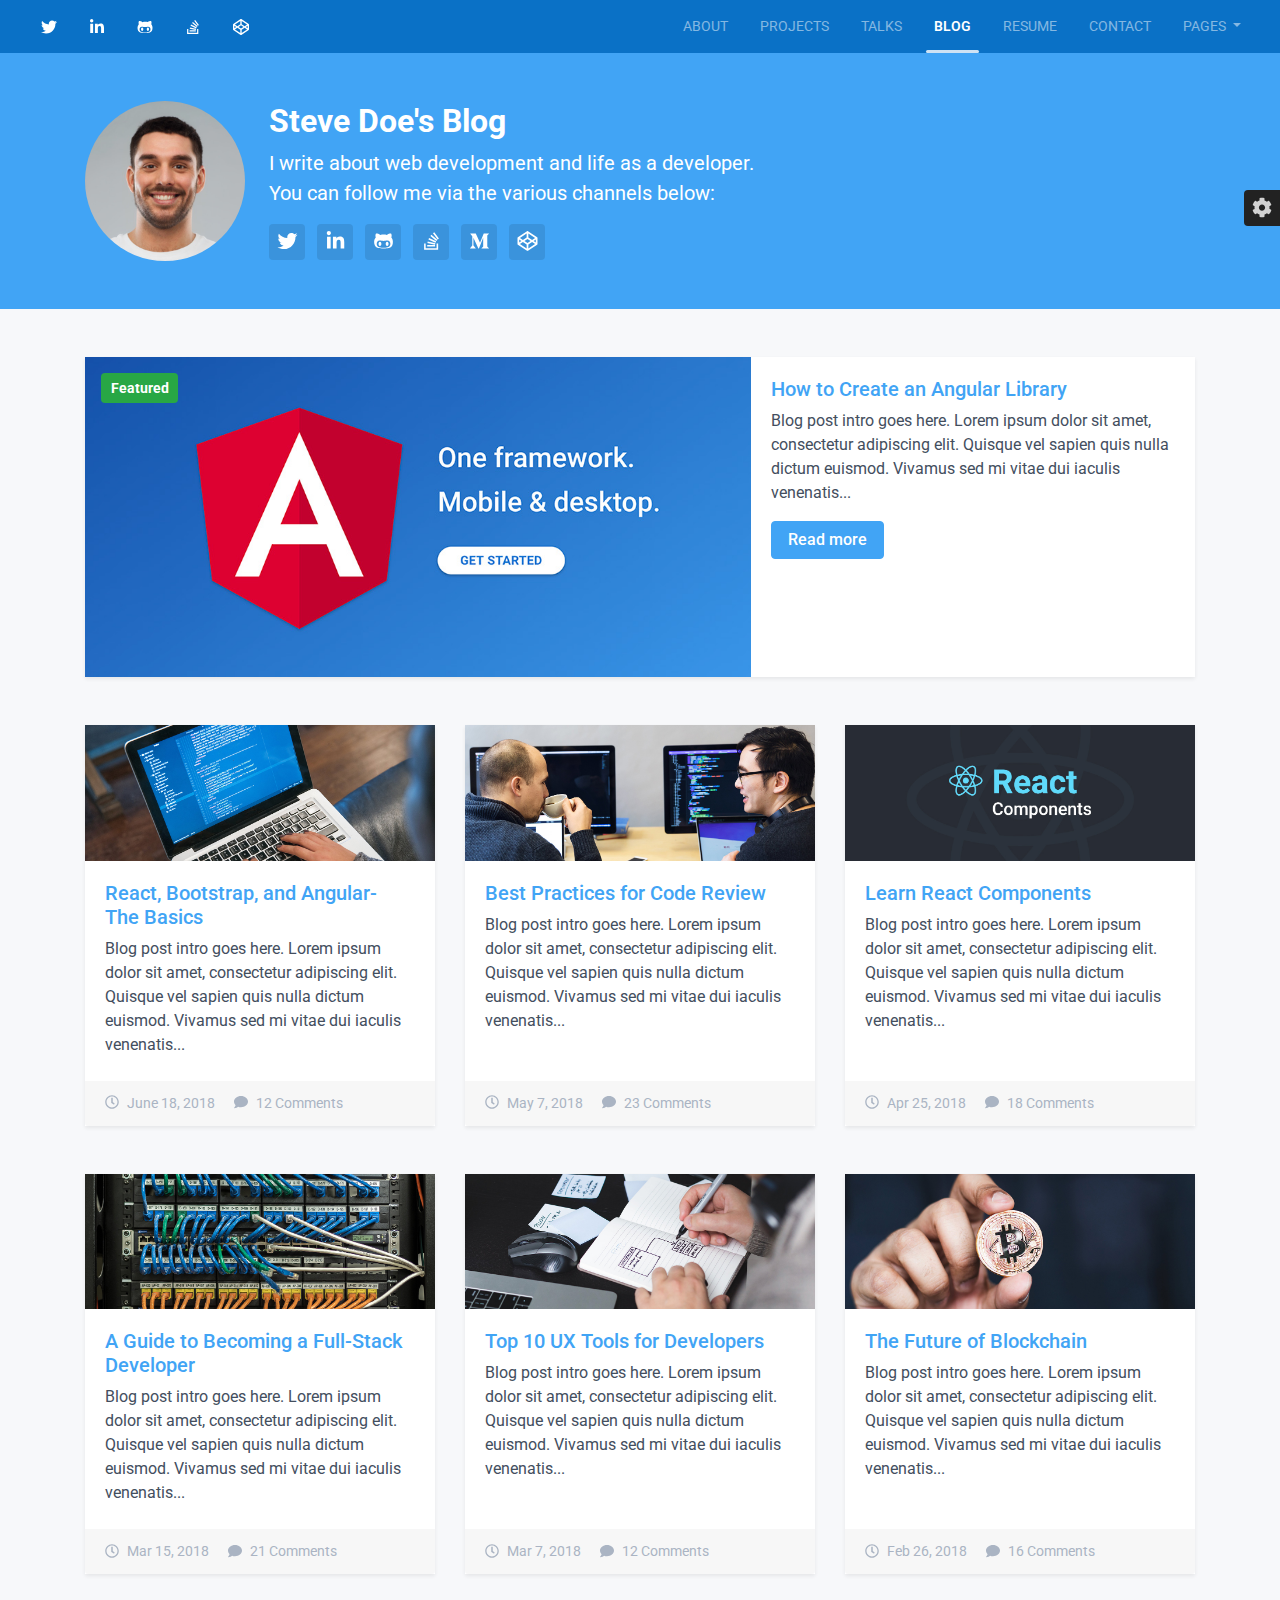
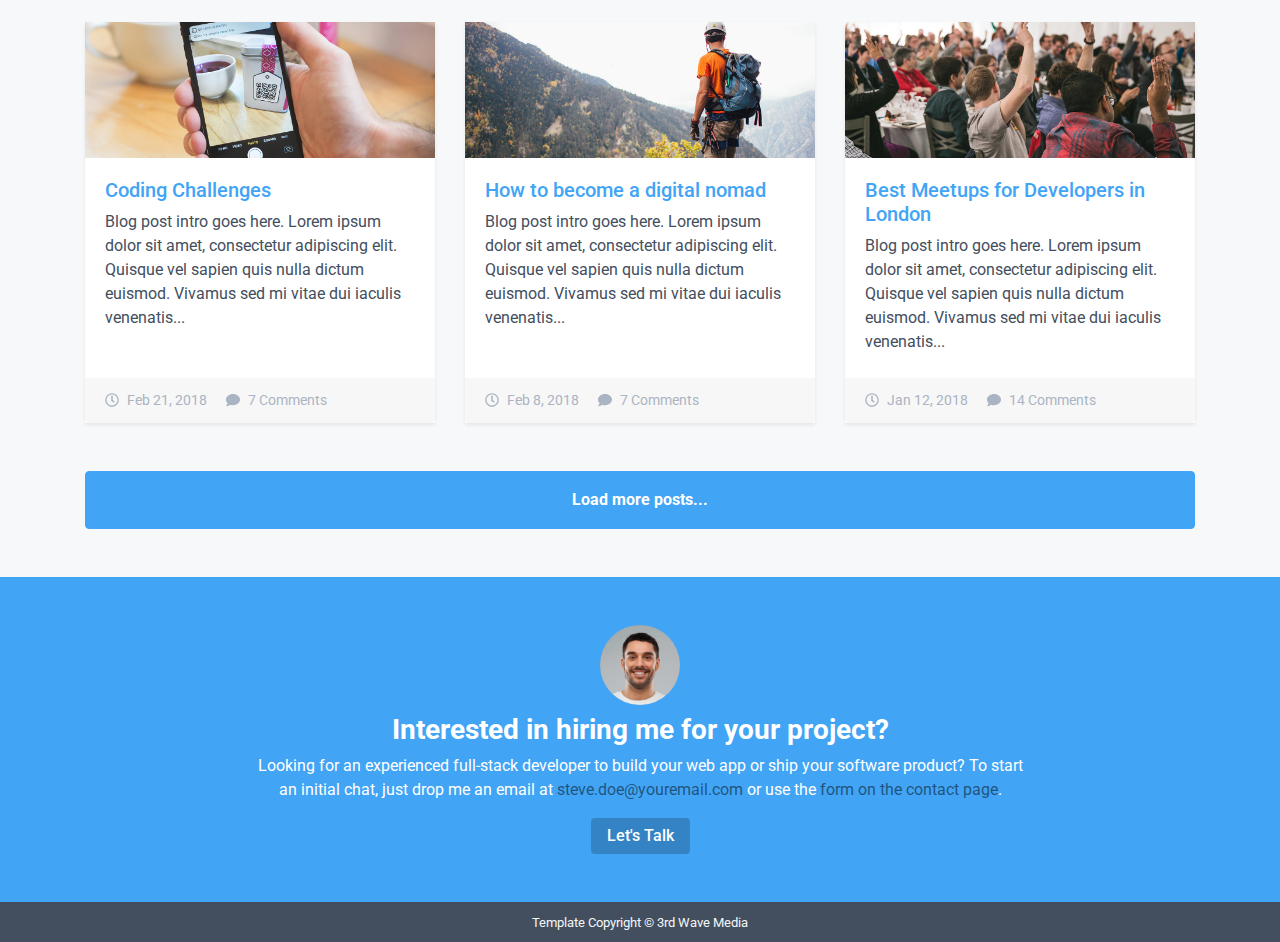
<file: blog.html>
<!DOCTYPE html>
<html lang="en"> 

<!-- Mirrored from themes.3rdwavemedia.com/instance/bs4/blog.html by HTTrack Website Copier/3.x [XR&CO'2014], Sun, 09 May 2021 08:57:20 GMT -->
<head>
    <title>Bootstrap 4 Portfolio Template For Developers</title>
    
    <!-- Meta -->
    <meta charset="utf-8">
    <meta http-equiv="X-UA-Compatible" content="IE=edge">
    <meta name="viewport" content="width=device-width, initial-scale=1.0">
    <meta name="description" content="Responsive Portfolio Template">
    <meta name="author" content="Xiaoying Riley at 3rd Wave Media">    
    <link rel="shortcut icon" href="favicon.ico"> 
    
    <!-- Google Font -->
    <link href='http://fonts.googleapis.com/css?family=Roboto:400,500,400italic,300italic,300,500italic,700,700italic,900,900italic' rel='stylesheet' type='text/css'>
    
    <!-- FontAwesome JS -->
    <script defer src="assets/fontawesome/js/all.js"></script>
    
    
    <!-- Theme CSS -->  
    <link id="theme-style" rel="stylesheet" href="assets/css/theme-1.css">

</head> 

<body>
    
    <header class="header">
	    
        <div class="top-bar theme-bg-primary-darken">
            
            <div class="container-fluid">
            
				<nav class="navbar navbar-expand-lg navbar-dark position-relative">
					
					
					<ul class="social-list list-inline mb-0">
			            <li class="list-inline-item"><a class="text-white" href="#"><i class="fab fa-twitter fa-fw"></i></a></li>
		                <li class="list-inline-item"><a class="text-white" href="#"><i class="fab fa-linkedin-in fa-fw"></i></a></li>
		                <li class="list-inline-item"><a class="text-white" href="#"><i class="fab fa-github-alt fa-fw"></i></a></li>
		                <li class="list-inline-item"><a class="text-white" href="#"><i class="fab fa-stack-overflow fa-fw"></i></a></li>
		                <li class="list-inline-item"><a class="text-white" href="#"><i class="fab fa-codepen fa-fw"></i></a></li>
		            </ul><!--//social-list-->
					
	
					<button class="navbar-toggler" type="button" data-toggle="collapse" data-target="#navigation" aria-controls="navigation" aria-expanded="false" aria-label="Toggle navigation">
					<span class="navbar-toggler-icon"></span>
					</button>
					
					<div class="collapse navbar-collapse text-uppercase" id="navigation">
						<ul class="navbar-nav ml-lg-auto">
							<li class="nav-item mr-lg-3">
							    <a class="nav-link" href="index-2.html">About</a>
							</li>
							<li class="nav-item mr-lg-3">
							   <a class="nav-link" href="projects.html">Projects</a>
							</li>
							<li class="nav-item mr-lg-3">
							    <a class="nav-link" href="talks.html">Talks</a>
							</li>
							<li class="nav-item active mr-lg-3">
							    <a class="nav-link" href="blog.html">Blog <span class="sr-only">(current)</span></a>
							</li>
							<li class="nav-item mr-lg-3">
							    <a class="nav-link" href="resume.html">Resume</a>
							</li>
							<li class="nav-item mr-lg-3">
							    <a class="nav-link" href="contact.html">Contact</a>
							</li>
							<li class="nav-item dropdown mr-0">
							    <a class="nav-link dropdown-toggle" href="#" id="navigationLink" data-toggle="dropdown" aria-haspopup="true" aria-expanded="false">
							Pages
								</a>
								<div class="dropdown-menu dropdown-menu-right text-capitalize shadow-lg" aria-labelledby="navigationLink">
									<a class="dropdown-item" href="project.html">Project Case Study (1 Column)</a>
									<a class="dropdown-item" href="project-alt.html">Project Case Study (2 Columns)</a>
									<a class="dropdown-item" href="blog-post.html">Blog Post</a>
								</div>
							</li>
							
						</ul>
						<span id="slide-line"></span>
					</div>
					
					
					
				</nav>
            
            </div><!--//container-->
            
        </div><!--//top-bar-->
        
        <div class="header-intro theme-bg-primary text-white py-5">
	        <div class="container position-relative">
		        <div class="media flex-column flex-md-row">
			        <img class="profile-medium d-inline-block rounded-circle mr-md-4 align-self-center mb-2 mb-lg-0" src="assets/images/profile.jpg" alt="">
			        <div class="media-body align-self-center">
			            <h2 class="page-heading mb-2">Steve Doe's Blog</h2>
			            <div class="page-heading-tagline mb-3">I write about web development and life as a developer. <br class="d-lg-block d-none">You can follow me via the various channels below:</div>
			            <ul class="social-list-square list-inline mb-0">
				            <li class="list-inline-item mb-3 mb-lg-0"><a href="#"><i class="fab fa-twitter fa-fw text-white"></i></a></li>
				            
			                <li class="list-inline-item mb-3 mb-lg-0"><a href="#"><i class="fab fa-linkedin-in fa-fw text-white"></i></a></li>
			                <li class="list-inline-item mb-3 mb-lg-0"><a href="#"><i class="fab fa-github-alt fa-fw text-white"></i></a></li>
			                <li class="list-inline-item mb-3 mb-lg-0"><a href="#"><i class="fab fa-stack-overflow fa-fw text-white"></i></a></li>
			                <li class="list-inline-item mb-3 mb-lg-0"><a href="#"><i class="fab fa-medium-m fa-fw text-white"></i></a></li>
			                <li class="list-inline-item mb-3 mb-lg-0"><a href="#"><i class="fab fa-codepen fa-fw text-white"></i></a></li>
			                
			                
			                
			            </ul><!--//social-list-->
			        </div>
		        </div>
		       
		        
	        </div><!--//container-->
        </div><!--//header-intro-->
        
    </header><!--//header-->
        
    <section class="section pt-5">
        <div class="container blog-cards">	        
	        
	        <div class="row">
		        <div class="col-12">
			        <div class="featured-card d-md-table card rounded-0 border-0 shadow-sm mb-5">
						<div class="featured-card-image card-img-container position-relative d-md-table-cell">					        
						    <span class="badge badge-success mb-2 position-absolute">Featured</span>
						    <div class="card-img-overlay overlay-mask text-center p-0">
						        <a class="overlay-mask-link position-absolute w-100 h-100" href="blog-post.html"></a>
							</div>
						</div>
						<div class="featured-card-body card-body d-md-table-cell  pb-4">
							
							<h4 class="card-title mb-2"><a href="blog-post.html">How to Create an Angular Library</a></h4>
							<div class="card-text">
								<div class="excerpt mb-3"> Blog post intro goes here. Lorem ipsum dolor sit amet, consectetur adipiscing elit. Quisque vel sapien quis nulla dictum euismod. Vivamus sed mi vitae dui iaculis venenatis...</div>
								<a class="btn btn-primary d-none d-md-inline-block" href="blog-post.html">Read more</a>
							</div>
						</div>
						<div class="card-footer border-0 d-md-none">
							<ul class="meta list-inline mb-0">
								<li class="list-inline-item mr-3"><i class="far fa-clock mr-2"></i>June 18, 2018</li>
								<li class="list-inline-item"><i class="fas fa-comment mr-2"></i><a href="#">8 Comments</a></li>
							</ul>
						</div>
				    </div><!--//card-->
		        </div>
		        <div class="col-12 col-md-6 col-lg-4 mb-5">
			        <div class="card rounded-0 border-0 shadow-sm eq-height">
						<div class="card-img-container position-relative">
					        <img class="card-img-top rounded-0" src="assets/images/blog/blog-post-thumb-2.jpg" alt="">
					        <div class="card-img-overlay overlay-mask text-center p-0">
						        <div class="overlay-mask-content text-center w-100 position-absolute">
								    <a class="btn btn-primary" href="blog-post.html">Read more</a>
						        </div>
						        <a class="overlay-mask-link position-absolute w-100 h-100" href="blog-post.html"></a>
							</div>
						</div>
						<div class="card-body pb-4">
							
							<h4 class="card-title mb-2"><a href="blog-post.html">React, Bootstrap, and Angular- The Basics</a></h4>
							<div class="card-text">
								
								<div class="excerpt"> Blog post intro goes here. Lorem ipsum dolor sit amet, consectetur adipiscing elit. Quisque vel sapien quis nulla dictum euismod. Vivamus sed mi vitae dui iaculis venenatis...</div>
							</div>
							
						</div>
						<div class="card-footer border-0">
							<ul class="meta list-inline mb-0">
								<li class="list-inline-item mr-3"><i class="far fa-clock mr-2"></i>June 18, 2018</li>
								<li class="list-inline-item"><i class="fas fa-comment mr-2"></i><a href="#">12 Comments</a></li>
							</ul>
						</div>
				    </div><!--//card-->
		        </div>
		        
		        <div class="col-12 col-md-6 col-lg-4 mb-5">
			        <div class="card rounded-0 border-0 shadow-sm eq-height">
						<div class="card-img-container position-relative">
					        <img class="card-img-top rounded-0" src="assets/images/blog/blog-post-thumb-3.jpg" alt="">
					        <div class="card-img-overlay overlay-mask  text-center p-0">
						        <div class="overlay-mask-content text-center w-100 position-absolute">
								    <a class="btn btn-primary" href="blog-post.html">Read more</a>
						        </div>
						        <a class="overlay-mask-link position-absolute w-100 h-100" href="blog-post.html"></a>
							</div>
						</div>
						<div class="card-body pb-4">
							
							<h4 class="card-title mb-2"><a href="blog-post.html">Best Practices for Code Review</a></h4>
							<div class="card-text">
								
								<div class="excerpt"> Blog post intro goes here. Lorem ipsum dolor sit amet, consectetur adipiscing elit. Quisque vel sapien quis nulla dictum euismod. Vivamus sed mi vitae dui iaculis venenatis...</div>
							</div>
						</div>
						<div class="card-footer border-0">
							<ul class="meta list-inline mb-0">
								<li class="list-inline-item mr-3"><i class="far fa-clock mr-2"></i>May 7, 2018</li>
								<li class="list-inline-item"><i class="fas fa-comment mr-2"></i><a href="#">23 Comments</a></li>
							</ul>
						</div>
				    </div><!--//card-->
		        </div>
		        
		        <div class="col-12 col-md-6 col-lg-4 mb-5">
			        <div class="card rounded-0 border-0 shadow-sm eq-height">
						<div class="card-img-container position-relative">
					        <img class="card-img-top rounded-0" src="assets/images/blog/blog-post-thumb-4.jpg" alt="">
					        <div class="card-img-overlay overlay-mask  text-center p-0">
						        <div class="overlay-mask-content text-center w-100 position-absolute">
								    <a class="btn btn-primary" href="blog-post.html">Read more</a>
						        </div>
						        <a class="overlay-mask-link position-absolute w-100 h-100" href="blog-post.html"></a>
							</div>
						</div>
						<div class="card-body pb-4">
							
							<h4 class="card-title mb-2"><a href="blog-post.html">Learn React Components</a></h4>
							<div class="card-text">
								
								<div class="excerpt"> Blog post intro goes here. Lorem ipsum dolor sit amet, consectetur adipiscing elit. Quisque vel sapien quis nulla dictum euismod. Vivamus sed mi vitae dui iaculis venenatis...</div>
							</div>
						</div>
						<div class="card-footer border-0">
							<ul class="meta list-inline mb-0">
								<li class="list-inline-item mr-3"><i class="far fa-clock mr-2"></i>Apr 25, 2018</li>
								<li class="list-inline-item"><i class="fas fa-comment mr-2"></i><a href="#">18 Comments</a></li>
							</ul>
						</div>
				    </div><!--//card-->
		        </div>
		        
		        <div class="col-12 col-md-6 col-lg-4 mb-5">
			        <div class="card rounded-0 border-0 shadow-sm eq-height">
						<div class="card-img-container position-relative">
					        <img class="card-img-top rounded-0" src="assets/images/blog/blog-post-thumb-5.jpg" alt="">
					        <div class="card-img-overlay overlay-mask  text-center p-0">
						        <div class="overlay-mask-content text-center w-100 position-absolute">
								    <a class="btn btn-primary" href="blog-post.html">Read more</a>
						        </div>
						        <a class="overlay-mask-link position-absolute w-100 h-100" href="blog-post.html"></a>
							</div>
						</div>
						<div class="card-body pb-4">
							
							<h4 class="card-title mb-2"><a href="blog-post.html">
A Guide to Becoming a Full-Stack Developer</a></h4>
							<div class="card-text">
								
								<div class="excerpt"> Blog post intro goes here. Lorem ipsum dolor sit amet, consectetur adipiscing elit. Quisque vel sapien quis nulla dictum euismod. Vivamus sed mi vitae dui iaculis venenatis...</div>
							</div>
						</div>
						<div class="card-footer border-0">
							<ul class="meta list-inline mb-0">
								<li class="list-inline-item mr-3"><i class="far fa-clock mr-2"></i>Mar 15, 2018</li>
								<li class="list-inline-item"><i class="fas fa-comment mr-2"></i><a href="#">21 Comments</a></li>
							</ul>
						</div>
				    </div><!--//card-->
		        </div>
		        
		        <div class="col-12 col-md-6 col-lg-4 mb-5">
			        <div class="card rounded-0 border-0 shadow-sm eq-height">
						<div class="card-img-container position-relative">
					        <img class="card-img-top rounded-0" src="assets/images/blog/blog-post-thumb-6.jpg" alt="">
					        <div class="card-img-overlay overlay-mask  text-center p-0">
						        <div class="overlay-mask-content text-center w-100 position-absolute">
								    <a class="btn btn-primary" href="blog-post.html">Read more</a>
						        </div>
						        <a class="overlay-mask-link position-absolute w-100 h-100" href="blog-post.html"></a>
							</div>
						</div>
						<div class="card-body pb-4">
							
							<h4 class="card-title mb-2"><a href="blog-post.html">
Top 10 UX Tools for Developers</a></h4>
							<div class="card-text">
								
								<div class="excerpt"> Blog post intro goes here. Lorem ipsum dolor sit amet, consectetur adipiscing elit. Quisque vel sapien quis nulla dictum euismod. Vivamus sed mi vitae dui iaculis venenatis...</div>
							</div>
						</div>
						<div class="card-footer border-0">
							<ul class="meta list-inline mb-0">
								<li class="list-inline-item mr-3"><i class="far fa-clock mr-2"></i>Mar 7, 2018</li>
								<li class="list-inline-item"><i class="fas fa-comment mr-2"></i><a href="#">12 Comments</a></li>
							</ul>
						</div>
				    </div><!--//card-->
		        </div>
		        
		        <div class="col-12 col-md-6 col-lg-4 mb-5">
			        <div class="card rounded-0 border-0 shadow-sm eq-height">
						<div class="card-img-container position-relative">
					        <img class="card-img-top rounded-0" src="assets/images/blog/blog-post-thumb-7.jpg" alt="">
					        <div class="card-img-overlay overlay-mask  text-center p-0">
						        <div class="overlay-mask-content text-center w-100 position-absolute">
								    <a class="btn btn-primary" href="blog-post.html">Read more</a>
						        </div>
						        <a class="overlay-mask-link position-absolute w-100 h-100" href="blog-post.html"></a>
							</div>
						</div>
						<div class="card-body pb-4">
							
							<h4 class="card-title mb-2"><a href="blog-post.html">
The Future of Blockchain</a></h4>
							<div class="card-text">
								
								<div class="excerpt"> Blog post intro goes here. Lorem ipsum dolor sit amet, consectetur adipiscing elit. Quisque vel sapien quis nulla dictum euismod. Vivamus sed mi vitae dui iaculis venenatis...</div>
							</div>
						</div>
						<div class="card-footer border-0">
							<ul class="meta list-inline mb-0">
								<li class="list-inline-item mr-3"><i class="far fa-clock mr-2"></i>Feb 26, 2018</li>
								<li class="list-inline-item"><i class="fas fa-comment mr-2"></i><a href="#">16 Comments</a></li>
							</ul>
						</div>
				    </div><!--//card-->
		        </div>
		        
		        <div class="col-12 col-md-6 col-lg-4 mb-5">
			        <div class="card rounded-0 border-0 shadow-sm eq-height">
						<div class="card-img-container position-relative">
					        <img class="card-img-top rounded-0" src="assets/images/blog/blog-post-thumb-8.jpg" alt="">
					        <div class="card-img-overlay overlay-mask  text-center p-0">
						        <div class="overlay-mask-content text-center w-100 position-absolute">
								    <a class="btn btn-primary" href="blog-post.html">Read more</a>
						        </div>
						        <a class="overlay-mask-link position-absolute w-100 h-100" href="blog-post.html"></a>
							</div>
						</div>
						<div class="card-body pb-4">
							
							<h4 class="card-title mb-2"><a href="blog-post.html">
Coding Challenges</a></h4>
							<div class="card-text">
								
								<div class="excerpt"> Blog post intro goes here. Lorem ipsum dolor sit amet, consectetur adipiscing elit. Quisque vel sapien quis nulla dictum euismod. Vivamus sed mi vitae dui iaculis venenatis...</div>
							</div>
						</div>
						<div class="card-footer border-0">
							<ul class="meta list-inline mb-0">
								<li class="list-inline-item mr-3"><i class="far fa-clock mr-2"></i>Feb 21, 2018</li>
								<li class="list-inline-item"><i class="fas fa-comment mr-2"></i><a href="#">7 Comments</a></li>
							</ul>
						</div>
				    </div><!--//card-->
		        </div>
		        
		        <div class="col-12 col-md-6 col-lg-4 mb-5">
			        <div class="card rounded-0 border-0 shadow-sm eq-height">
						<div class="card-img-container position-relative">
					        <img class="card-img-top rounded-0" src="assets/images/blog/blog-post-thumb-9.jpg" alt="">
					        <div class="card-img-overlay overlay-mask  text-center p-0">
						        <div class="overlay-mask-content text-center w-100 position-absolute">
								    <a class="btn btn-primary" href="blog-post.html">Read more</a>
						        </div>
						        <a class="overlay-mask-link position-absolute w-100 h-100" href="blog-post.html"></a>
							</div>
						</div>
						<div class="card-body pb-4">
							
							<h4 class="card-title mb-2"><a href="blog-post.html">
How to become a digital nomad</a></h4>
							<div class="card-text">
								
								<div class="excerpt"> Blog post intro goes here. Lorem ipsum dolor sit amet, consectetur adipiscing elit. Quisque vel sapien quis nulla dictum euismod. Vivamus sed mi vitae dui iaculis venenatis...</div>
							</div>
						</div>
						<div class="card-footer border-0">
							<ul class="meta list-inline mb-0">
								<li class="list-inline-item mr-3"><i class="far fa-clock mr-2"></i>Feb 8, 2018</li>
								<li class="list-inline-item"><i class="fas fa-comment mr-2"></i><a href="#">7 Comments</a></li>
							</ul>
						</div>
				    </div><!--//card-->
		        </div>
		        
		        <div class="col-12 col-md-6 col-lg-4 mb-5">
			        <div class="card rounded-0 border-0 shadow-sm eq-height">
						<div class="card-img-container position-relative">
					        <img class="card-img-top rounded-0" src="assets/images/blog/blog-post-thumb-10.jpg" alt="">
					        <div class="card-img-overlay overlay-mask  text-center p-0">
						        <div class="overlay-mask-content text-center w-100 position-absolute">
								    <a class="btn btn-primary" href="blog-post.html">Read more</a>
						        </div>
						        <a class="overlay-mask-link position-absolute w-100 h-100" href="blog-post.html"></a>
							</div>
						</div>
						<div class="card-body pb-4">
							
							<h4 class="card-title mb-2"><a href="blog-post.html">
Best Meetups for Developers in London</a></h4>
							<div class="card-text">
								
								<div class="excerpt"> Blog post intro goes here. Lorem ipsum dolor sit amet, consectetur adipiscing elit. Quisque vel sapien quis nulla dictum euismod. Vivamus sed mi vitae dui iaculis venenatis...</div>
							</div>
						</div>
						<div class="card-footer border-0">
							<ul class="meta list-inline mb-0">
								<li class="list-inline-item mr-3"><i class="far fa-clock mr-2"></i>Jan 12, 2018</li>
								<li class="list-inline-item"><i class="fas fa-comment mr-2"></i><a href="#">14 Comments</a></li>
							</ul>
						</div>
				    </div><!--//card-->
		        </div>
		        
		        <div class="col-12 mb-5">
			        <a class="btn-blog-more btn btn-primary btn-block text-white font-weight-bold">Load more posts...</a>
		        </div>
		        
	        </div>
        </div><!--//container-->
    </section><!--//section-->
    
        
	<section class="section py-5 bg-primary text-white">
		<div class="container">
			<div class="text-center">
			    <img class="profile-small d-inline-block mx-auto rounded-circle mb-2" src="assets/images/profile.jpg" alt="">
		    </div>
		    <h3 class="section-title font-weight-bold text-center mb-2">Interested in hiring me for your project?</h3>
		    <div class="section-intro mx-auto text-center mb-3">
			    Looking for an experienced full-stack developer to build your web app or ship your software product? To start an initial chat, just drop me an email at <a class="link-on-bg" href="#">steve.doe@youremail.com</a> or use the <a class="link-on-bg" href="contact.html">form on the contact page</a>.
		    </div>
		    <div class="text-center">
		        <a class="theme-btn-on-bg btn" href="contact.html">Let's Talk</a>
		    </div>
		</div><!--//container-->
	</section>
    
    <footer class="footer text-light text-center py-2">
	    <small class="copyright">Template Copyright &copy; <a class="text-light" href="https://themes.3rdwavemedia.com/" target="_blank">3rd Wave Media</a></small>
    </footer>
    
    
    <!-- *****CONFIGURE STYLE (REMOVE ON YOUR PRODUCTION SITE)****** -->  
    <div id="config-panel" class="config-panel d-none d-lg-block">
        <div class="panel-inner">
            <a id="config-trigger" class="config-trigger config-panel-hide text-center" href="#"><i class="fas fa-cog mx-auto" data-fa-transform="down-6" ></i></a>
            <h5 class="panel-title">Choose Colour</h5>
            <ul id="color-options" class="list-inline mb-0">
                <li class="theme-1 active list-inline-item"><a data-style="assets/css/theme-1.css" data-chart="#00BCD4" href="#"></a></li>
                <li class="theme-2  list-inline-item"><a data-style="assets/css/theme-2.css" href="#"></a></li>
                <li class="theme-3  list-inline-item"><a data-style="assets/css/theme-3.css" href="#"></a></li>
                <li class="theme-4  list-inline-item"><a data-style="assets/css/theme-4.css" href="#"></a></li>
                <li class="theme-5  list-inline-item"><a data-style="assets/css/theme-5.css" href="#"></a></li>
                <li class="theme-6  list-inline-item"><a data-style="assets/css/theme-6.css" href="#"></a></li>
                <li class="theme-7  list-inline-item"><a data-style="assets/css/theme-7.css" href="#"></a></li>
                <li class="theme-8  list-inline-item"><a data-style="assets/css/theme-8.css" href="#"></a></li>
                <li class="theme-9  list-inline-item"><a data-style="assets/css/theme-9.css" href="#"></a></li>
                <li class="theme-10  list-inline-item"><a data-style="assets/css/theme-10.css" href="#"></a></li>
                <li class="theme-11  list-inline-item"><a data-style="assets/css/theme-11.css" href="#"></a></li>
                <li class="theme-12  list-inline-item"><a data-style="assets/css/theme-12.css" href="#"></a></li>
            </ul>
            <a id="config-close" class="close" href="#"><i class="fa fa-times-circle"></i></a>
        </div><!--//panel-inner-->
    </div><!--//configure-panel-->
       
    <!-- Javascript -->          
    <script type="text/javascript" src="assets/plugins/jquery-3.4.1.min.js"></script>
    <script type="text/javascript" src="assets/plugins/popper.min.js"></script> 
    <script type="text/javascript" src="assets/plugins/bootstrap/js/bootstrap.min.js"></script>  
    <script type="text/javascript" src="assets/plugins/back-to-top.js"></script>    

    <!-- Custom JS -->
    <script type="text/javascript" src="assets/js/main.js"></script>
    
    <!-- Style Switcher (REMOVE ON YOUR PRODUCTION SITE) -->
    <script src="assets/js/demo/style-switcher.js"></script>     
    

</body>

<!-- Mirrored from themes.3rdwavemedia.com/instance/bs4/blog.html by HTTrack Website Copier/3.x [XR&CO'2014], Sun, 09 May 2021 08:57:23 GMT -->
</html>
</file>
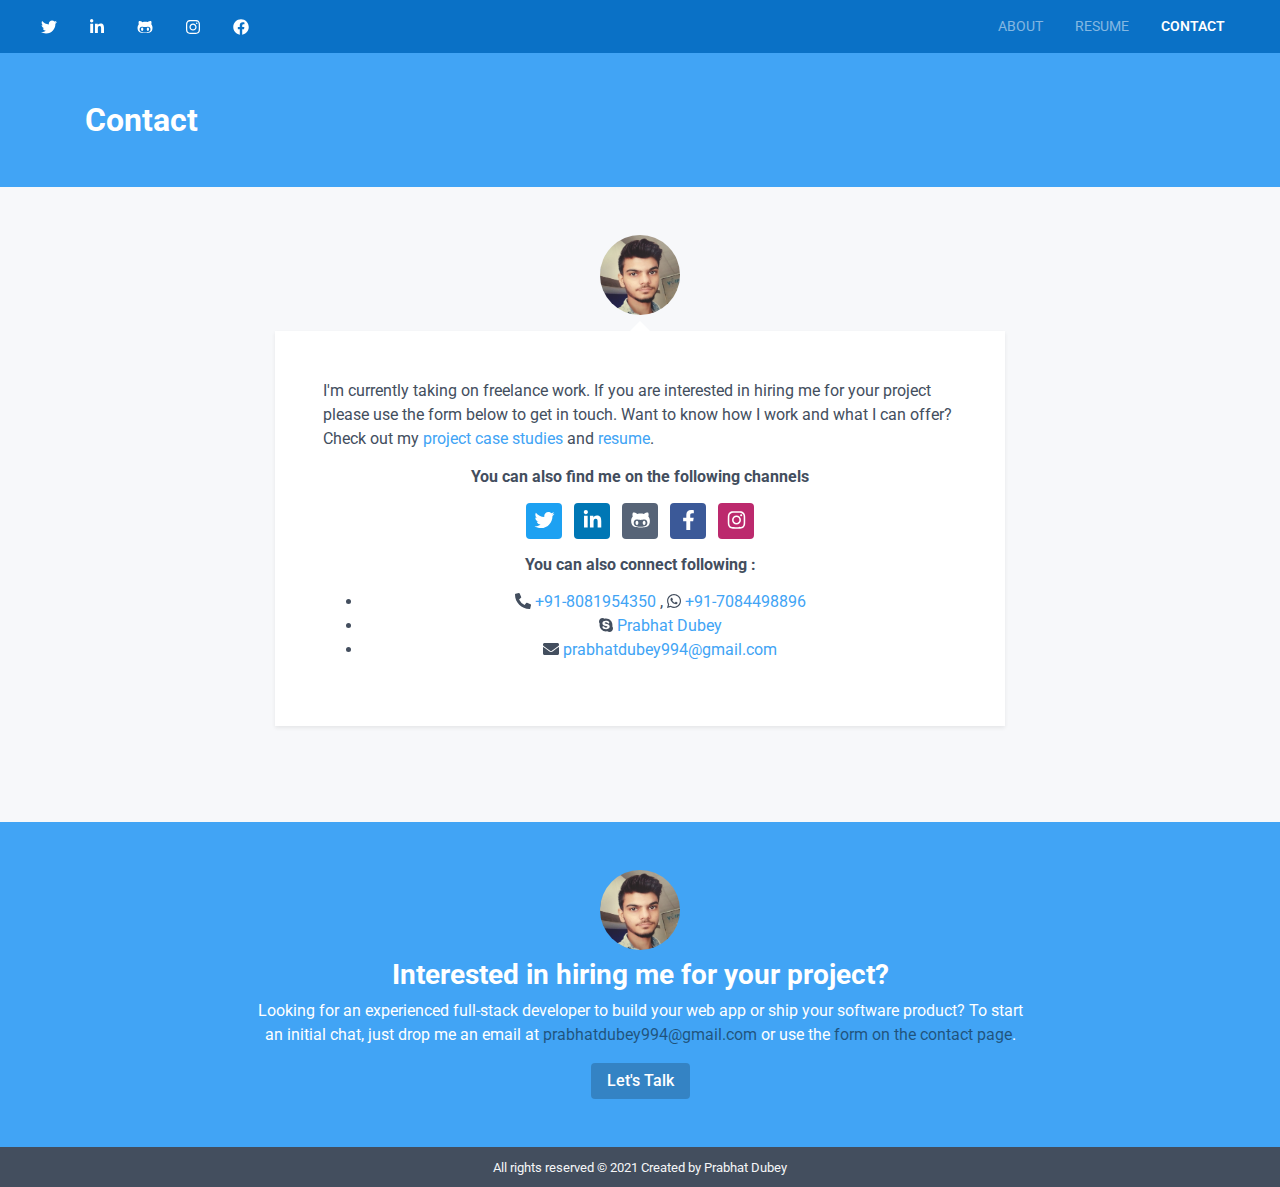
<file: contact.html>
<!DOCTYPE html>
<html lang="en"> 

<head>
    <title>Prabhat Dubey || PHP Laravel Developer</title>
    
    <!-- Meta -->
    <meta charset="utf-8">
    <meta http-equiv="X-UA-Compatible" content="IE=edge">
    <meta name="viewport" content="width=device-width, initial-scale=1.0">
    <meta name="description" content="I am a Front End/Back End developer with industry experience building websites and web applications. I specialize in Python and have professional experience working with Python and PHP. I also have experience working with HTML, CSS, jQUERY, AJAX, Bootstrap and codeigniter, LARAVEL, Django. I have 2 year experience in Rest Full API .">
    <meta name="author" content="Prabhat Dubey">    
    <link rel="shortcut icon" href="favicon.ico"> 
    
    <!-- Google Font -->
    <link href='http://fonts.googleapis.com/css?family=Roboto:400,500,400italic,300italic,300,500italic,700,700italic,900,900italic' rel='stylesheet' type='text/css'>
    
    <!-- FontAwesome JS -->
    <script defer src="assets/fontawesome/js/all.js"></script>
    
    <!-- Plugins CSS -->
    <link rel="stylesheet" href="assets/plugins/flickity/flickity.min.css">
    
    
    <!-- Theme CSS -->  
    <link id="theme-style" rel="stylesheet" href="assets/css/theme-1.css">
     <!-- Javascript -->          
    <script type="text/javascript" src="assets/plugins/jquery-3.4.1.min.js"></script>
    <script type="text/javascript" src="assets/plugins/popper.min.js"></script> 
    <script type="text/javascript" src="assets/plugins/bootstrap/js/bootstrap.min.js"></script>  
    <script type="text/javascript" src="assets/plugins/back-to-top.js"></script>    
    
</head> 

<body>
    
    <header class="header">
	    
        <div class="top-bar theme-bg-primary-darken">
            
            <div class="container-fluid">
            
				<nav class="navbar navbar-expand-lg navbar-dark position-relative">
					
					
					<ul class="social-list list-inline mb-0">
			            <li class="list-inline-item"><a class="text-white" href="https://twitter.com/prabhatdubey26" target="_blank"><i class="fab fa-twitter fa-fw"></i></a></li>
		                <li class="list-inline-item"><a class="text-white" href="https://www.linkedin.com/in/prabhatdubey26/" target="_blank"><i class="fab fa-linkedin-in fa-fw"></i></a></li>
		                <li class="list-inline-item"><a class="text-white" href="https://github.com/prabhattech" target="_blank"><i class="fab fa-github-alt fa-fw"></i></a></li>
		                <li class="list-inline-item"><a class="text-white" href="https://www.instagram.com/prabhatdubey26/" target="_blank"><i class="fab fa-instagram fa-fw"></i></a></li>
		                <li class="list-inline-item"><a class="text-white" href="https://www.facebook.com/prabhatdubey26" target="_blank"><i class="fab fa-facebook fa-fw"></i></a></li>
		            </ul><!--//social-list-->
					
	
					<button class="navbar-toggler" type="button" data-toggle="collapse" data-target="#navigation" aria-controls="navigation" aria-expanded="false" aria-label="Toggle navigation">
					<span class="navbar-toggler-icon"></span>
					</button>
					
					<div class="collapse navbar-collapse text-uppercase" id="navigation">
						<ul class="navbar-nav ml-lg-auto">
							<li class="nav-item  mr-lg-3">
							    <a class="nav-link"href="index">About</a>
							</li>
							<!-- <li class="nav-item mr-lg-3">
							   <a class="nav-link" href="projects">Projects</a>
							</li> -->
							<!-- <li class="nav-item mr-lg-3">
							    <a class="nav-link" href="talks.html">Talks</a>
							</li>
							<li class="nav-item mr-lg-3">
							    <a class="nav-link" href="blog.html">Blog</a>
							</li> -->
							<li class="nav-item mr-lg-3">
							    <a class="nav-link" href="resume">Resume</a>
							</li>
							<li class="nav-item mr-lg-3">
							    <a class="nav-link active"  href="contact">Contact</a>
							</li>
							<!-- <li class="nav-item dropdown mr-0">
							    <a class="nav-link dropdown-toggle" href="#" id="navigationLink" data-toggle="dropdown" aria-haspopup="true" aria-expanded="false">
							Pages
								</a>
								<div class="dropdown-menu dropdown-menu-right text-capitalize shadow-lg" aria-labelledby="navigationLink">
									<a class="dropdown-item" href="project.html">Project Case Study (1 Column)</a>
									<a class="dropdown-item" href="project-alt.html">Project Case Study (2 Columns)</a>
									<a class="dropdown-item" href="blog-post.html">Blog Post</a>
								</div>
							</li> -->
							
						</ul>
						<span id="slide-line"></span>
					</div>
					
					
					
				</nav>
            
            </div><!--//container-->
            
        </div><!--//top-bar-->
        
        <div class="header-intro theme-bg-primary text-white py-5">
	        <div class="container">
		        <h2 class="page-heading mb-0">Contact</h2>
		        
	        </div><!--//container-->
        </div><!--//header-intro-->
        
    </header><!--//header-->
        
    <section class="section py-5">
        <div class="container">
            <div class="row">
		        <div class="contact-intro col-lg-8 mx-lg-auto mb-5 text-center">
			        
			        <img class="profile-small d-inline-block mx-auto rounded-circle mb-3" src="assets/images/prabhat.jpg" alt="">
			        
			        <div class="speech-bubble bg-white p-4 p-lg-5 shadow-sm">
				        <p class="text-left mb-3">I'm currently taking on freelance work. If you are interested in hiring me for your project please use the form below to get in touch. Want to know how I work and what I can offer? Check out my <a href="resume">project case studies</a> and <a href="resume">resume</a>.</p>
				        <h6 class="font-weight-bold text-center mb-3">You can also find me on the following channels</h6>
				        
				        <ul class="social-list-color list-inline mb-0">
				            <li class="list-inline-item mb-3"><a class="twitter"  target="_blank" href="https://twitter.com/prabhatdubey26"><i class="fab fa-twitter fa-fw"></i></a></li>
				            
			                <li class="list-inline-item mb-3"><a class="linkedin" target="_blank"  href="https://www.linkedin.com/in/prabhatdubey26/"><i class="fab fa-linkedin-in fa-fw"></i></a></li>
			                <li class="list-inline-item mb-3"><a class="github" href="https://github.com/prabhattech"><i class="fab fa-github-alt fa-fw"></i></a></li>
			               <!--  <li class="list-inline-item mb-3"><a class="stack-overflow" href="#"><i class="fab fa-stack-overflow fa-fw"></i></a></li>
			                <li class="list-inline-item mb-3"><a class="medium" href="#"><i class="fab fa-medium-m fa-fw"></i></a></li>
			                <li class="list-inline-item mb-3"><a class="codepen" href="#"><i class="fab fa-codepen fa-fw"></i></a></li> -->
			               <li class="list-inline-item mb-3"><a class="facebook" href="https://www.facebook.com/prabhatdubey26"><i class="fab fa-facebook-f fa-fw"></i></a></li>
			                
			                <li class="list-inline-item"><a class="instagram" href="https://www.instagram.com/prabhatdubey26/"><i class="fab fa-instagram fa-fw"></i></a></li>
			            </ul><!--//social-list-->

			             <h6 class="font-weight-bold text-center mb-3">You can also connect following :</h6>
				         <ul>
							<li><i class="fas fa-phone-alt"></i><a href="tel:+91-8081954350"> +91-8081954350
								</a>, <i class="fab fa-whatsapp"></i><a href="tel:+91-7084498896"> +91-7084498896
								</a></li>
							<li><i class="fab fa-skype"></i><a href="skype::live:.cid.cef5ddddf86a2f43"> Prabhat Dubey</a></li>
							<li><i class="fa fa-envelope"></i><a href="mailto:prabhatdubey994@gmail.com"> prabhatdubey994@gmail.com</a></li>
						</ul>
			        </div>
			        
		        </div><!--//contact-intro-->
		        
            </div><!--//row-->
        </div><!--//container-->
    </section><!--//section-->
	<section class="section-cta py-5 bg-primary text-white">
			<div class="container">
				<div class="text-center">
				    <img class="profile-small d-inline-block mx-auto rounded-circle mb-2" src="assets/images/prabhat.jpg" alt="">
			    </div>
			    <h3 class="section-title font-weight-bold text-center mb-2">Interested in hiring me for your project?</h3>
			    <div class="section-intro mx-auto text-center mb-3">
				    Looking for an experienced full-stack developer to build your web app or ship your software product? To start an initial chat, just drop me an email at <a class="link-on-bg" href="#">prabhatdubey994@gmail.com</a> or use the <a class="link-on-bg" href="contact">form on the contact page</a>.
			    </div>
			    <div class="text-center">
			        <a class="theme-btn-on-bg btn" href="contact">Let's Talk</a>
			    </div>
			</div><!--//container-->
		</section>
	    
	    <footer class="footer text-light text-center py-2">
		    <small class="copyright">All rights reserved &copy; 2021 Created by Prabhat Dubey<a class="text-light" href="#" target="_blank"></a></small>
	    </footer>
	    
	    
	  
	       
	   
	    <!-- Page Specific JS -->
	    <script type="text/javascript" src="assets/plugins/flickity/flickity.pkgd.min.js"></script> 

	    <!-- Custom JS -->
	    <script type="text/javascript" src="assets/js/main.js"></script>
	    <script type="text/javascript" src="assets/js/flickity-custom.js"></script>
	    
	    <!-- Style Switcher (REMOVE ON YOUR PRODUCTION SITE) -->
	    <script type="text/javascript" src="assets/js/demo/style-switcher.js"></script>     
	    

	</body>

	<!-- Mirrored from themes.3rdwavemedia.com/instance/bs4/ by HTTrack Website Copier/3.x [XR&CO'2014], Sun, 09 May 2021 08:56:50 GMT -->
	</html>
</file>
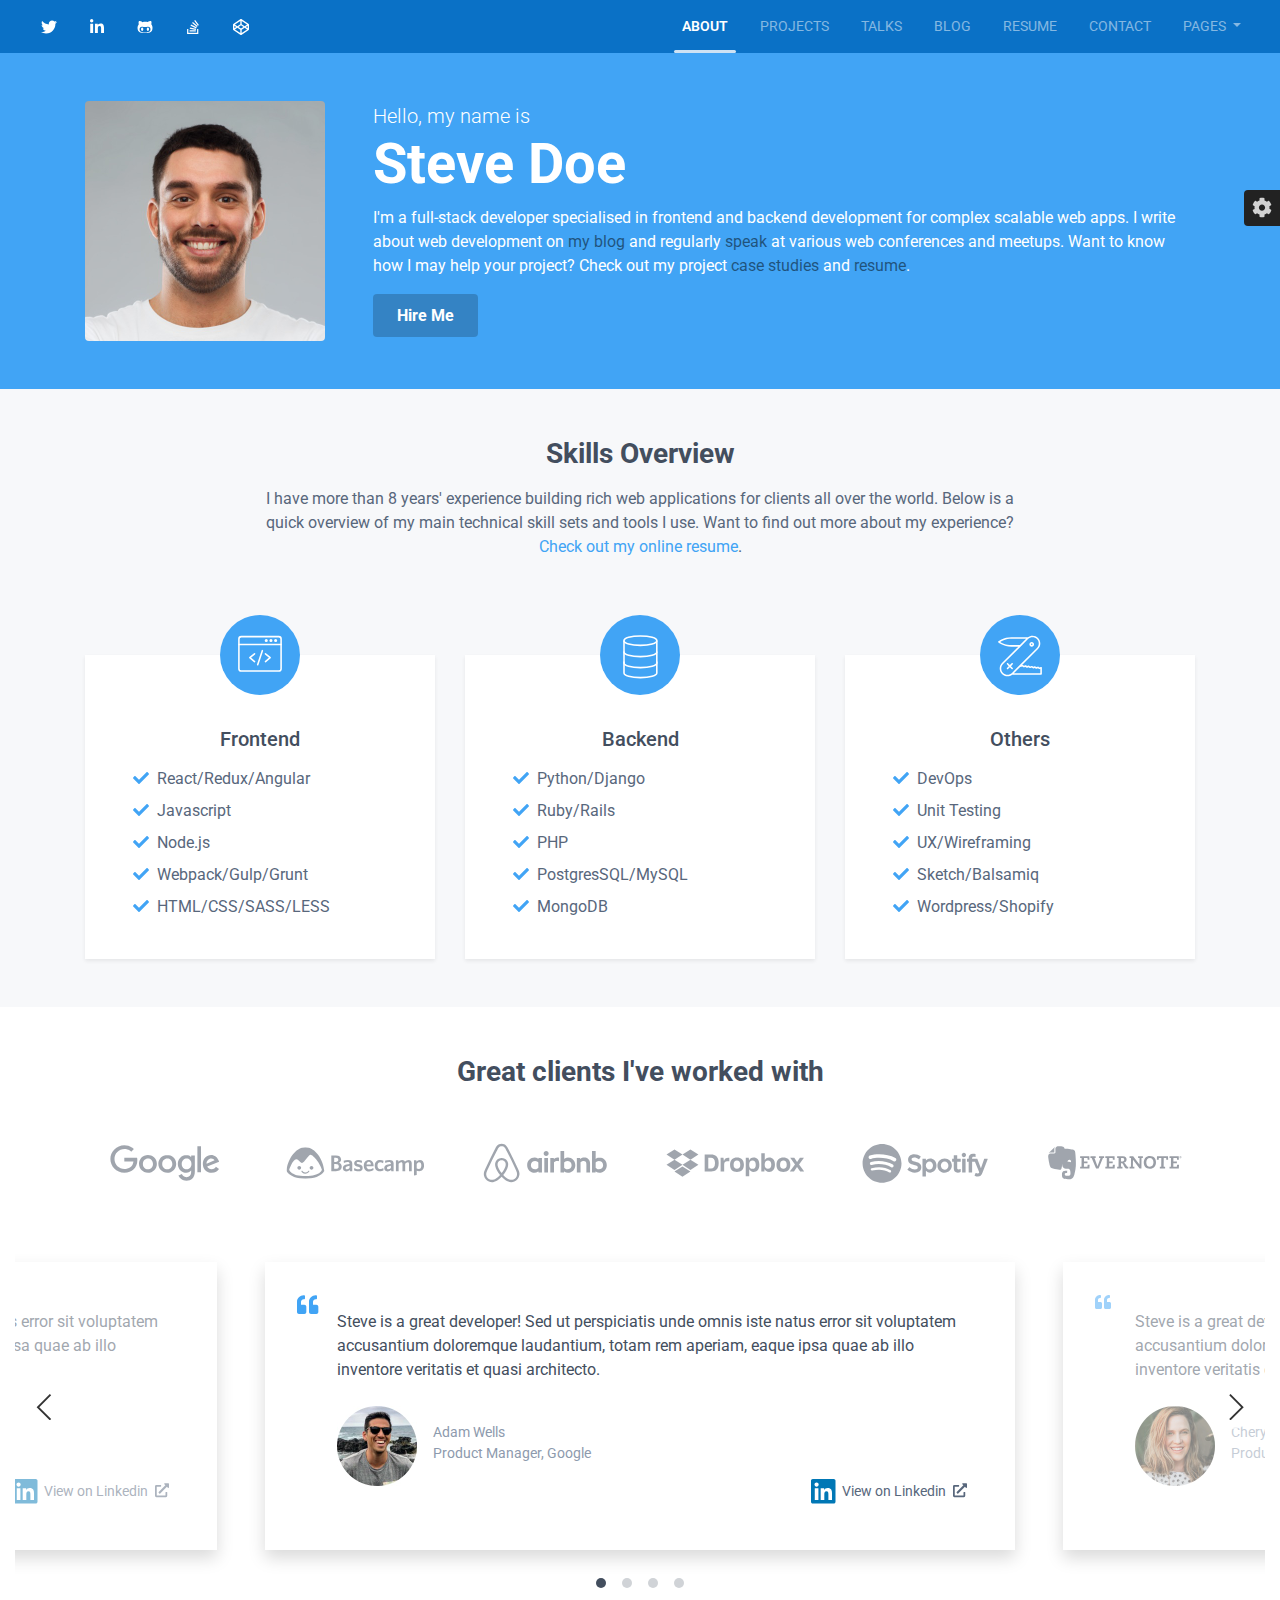
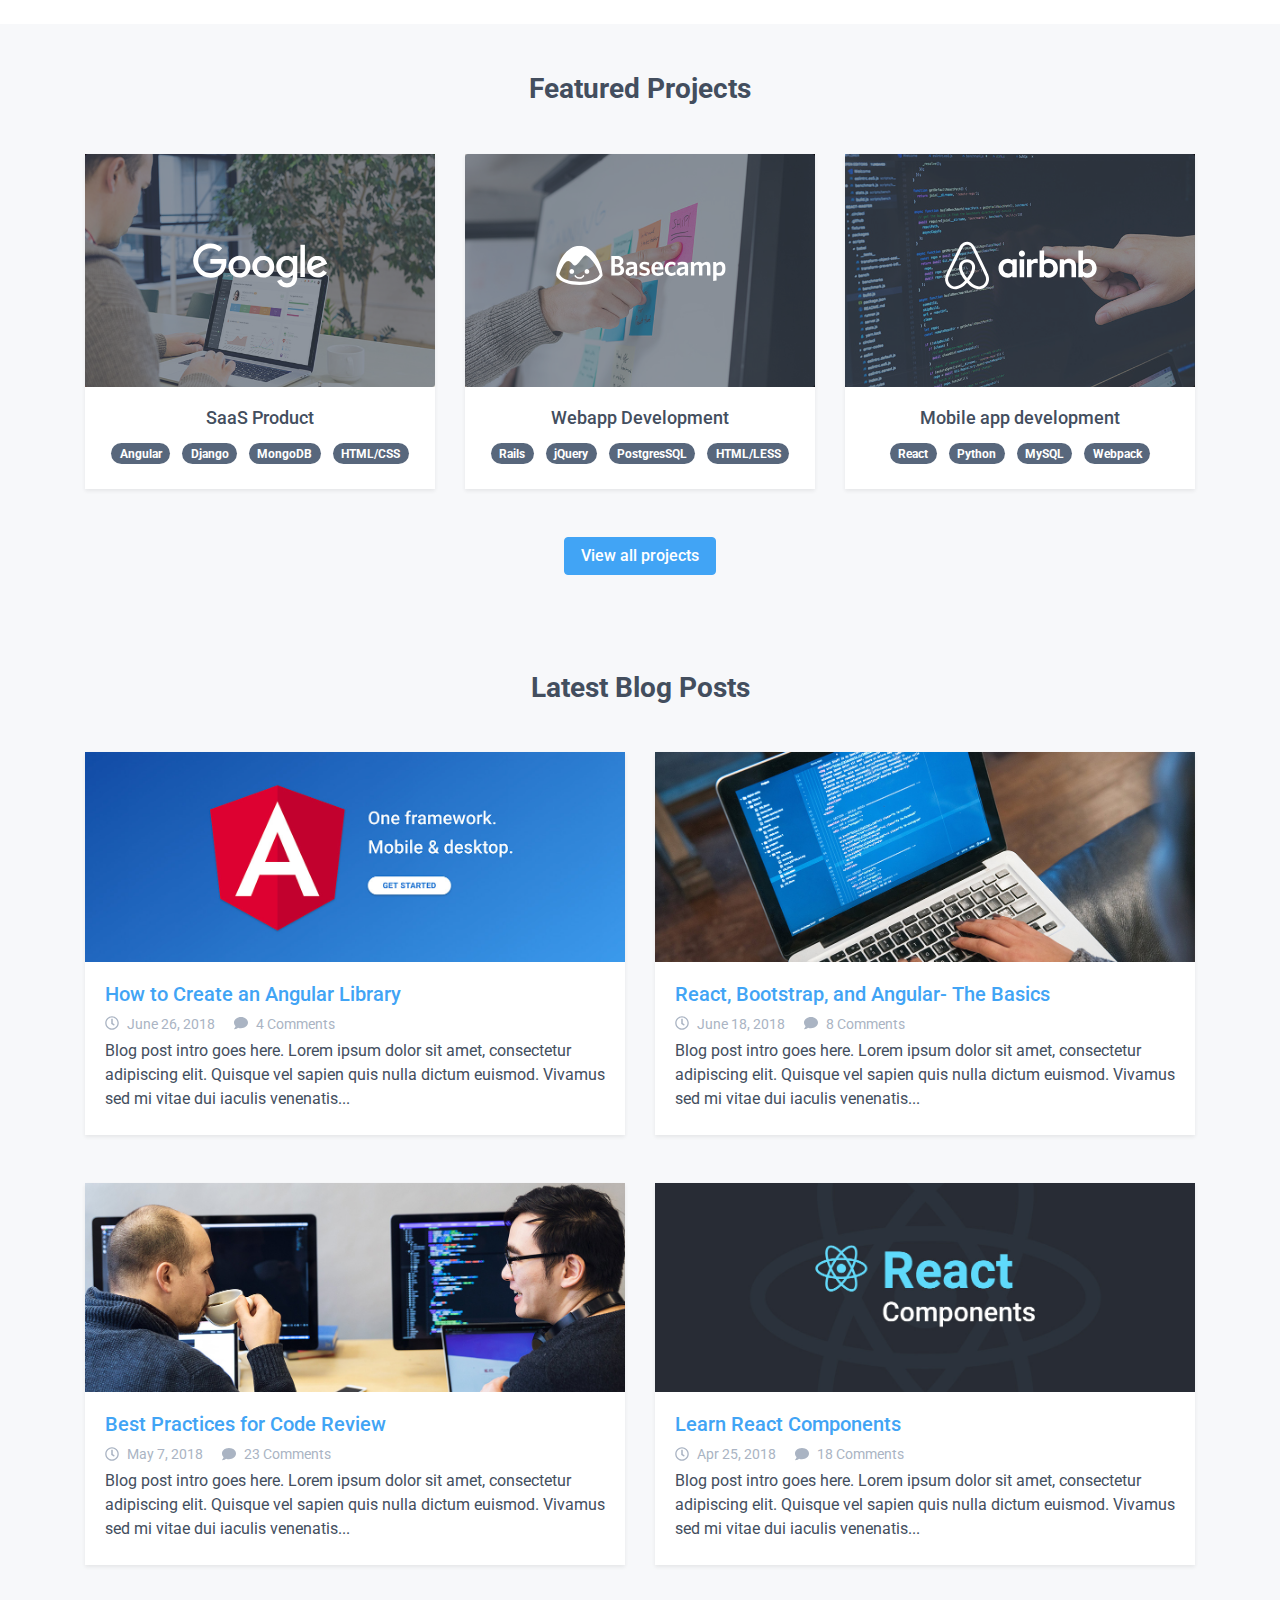
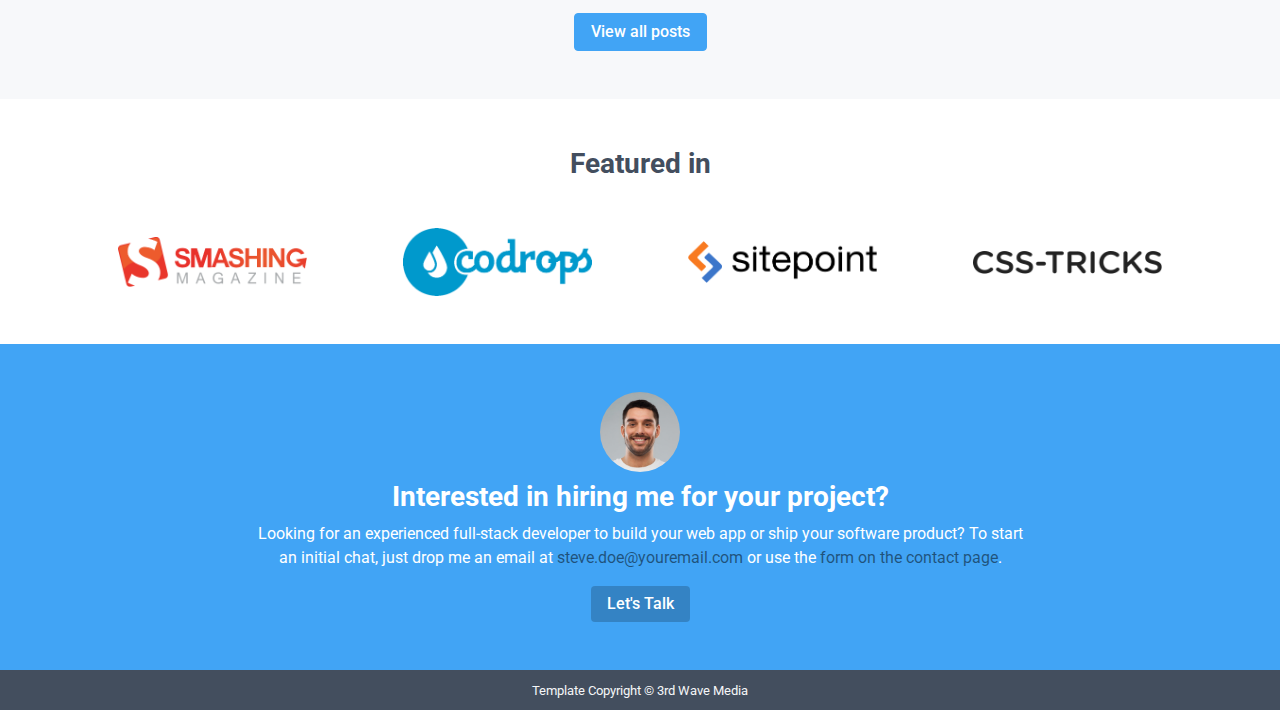
<file: index-2.html>
<!DOCTYPE html>
<html lang="en"> 

<!-- Mirrored from themes.3rdwavemedia.com/instance/bs4/index.html by HTTrack Website Copier/3.x [XR&CO'2014], Sun, 09 May 2021 08:57:13 GMT -->
<head>
    <title>Bootstrap 4 Portfolio Template For Developers</title>
    
    <!-- Meta -->
    <meta charset="utf-8">
    <meta http-equiv="X-UA-Compatible" content="IE=edge">
    <meta name="viewport" content="width=device-width, initial-scale=1.0">
    <meta name="description" content="Responsive Portfolio Template">
    <meta name="author" content="Xiaoying Riley at 3rd Wave Media">    
    <link rel="shortcut icon" href="favicon.ico"> 
    
    <!-- Google Font -->
    <link href='http://fonts.googleapis.com/css?family=Roboto:400,500,400italic,300italic,300,500italic,700,700italic,900,900italic' rel='stylesheet' type='text/css'>
    
    <!-- FontAwesome JS -->
    <script defer src="assets/fontawesome/js/all.js"></script>
    
    <!-- Plugins CSS -->
    <link rel="stylesheet" href="assets/plugins/flickity/flickity.min.css">
    
    
    <!-- Theme CSS -->  
    <link id="theme-style" rel="stylesheet" href="assets/css/theme-1.css">

</head> 

<body>
    
    <header class="header">
	    
        <div class="top-bar theme-bg-primary-darken">
            
            <div class="container-fluid">
            
				<nav class="navbar navbar-expand-lg navbar-dark position-relative">
					
					
					<ul class="social-list list-inline mb-0">
			            <li class="list-inline-item"><a class="text-white" href="#"><i class="fab fa-twitter fa-fw"></i></a></li>
		                <li class="list-inline-item"><a class="text-white" href="#"><i class="fab fa-linkedin-in fa-fw"></i></a></li>
		                <li class="list-inline-item"><a class="text-white" href="#"><i class="fab fa-github-alt fa-fw"></i></a></li>
		                <li class="list-inline-item"><a class="text-white" href="#"><i class="fab fa-stack-overflow fa-fw"></i></a></li>
		                <li class="list-inline-item"><a class="text-white" href="#"><i class="fab fa-codepen fa-fw"></i></a></li>
		            </ul><!--//social-list-->
					
	
					<button class="navbar-toggler" type="button" data-toggle="collapse" data-target="#navigation" aria-controls="navigation" aria-expanded="false" aria-label="Toggle navigation">
					<span class="navbar-toggler-icon"></span>
					</button>
					
					<div class="collapse navbar-collapse text-uppercase" id="navigation">
						<ul class="navbar-nav ml-lg-auto">
							<li class="nav-item active mr-lg-3">
							    <a class="nav-link" href="index-2.html">About <span class="sr-only">(current)</span></a>
							</li>
							<li class="nav-item mr-lg-3">
							   <a class="nav-link" href="projects.html">Projects</a>
							</li>
							<li class="nav-item mr-lg-3">
							    <a class="nav-link" href="talks.html">Talks</a>
							</li>
							<li class="nav-item mr-lg-3">
							    <a class="nav-link" href="blog.html">Blog</a>
							</li>
							<li class="nav-item mr-lg-3">
							    <a class="nav-link" href="resume.html">Resume</a>
							</li>
							<li class="nav-item mr-lg-3">
							    <a class="nav-link" href="contact.html">Contact</a>
							</li>
							<li class="nav-item dropdown mr-0">
							    <a class="nav-link dropdown-toggle" href="#" id="navigationLink" data-toggle="dropdown" aria-haspopup="true" aria-expanded="false">
							Pages
								</a>
								<div class="dropdown-menu dropdown-menu-right text-capitalize shadow-lg" aria-labelledby="navigationLink">
									<a class="dropdown-item" href="project.html">Project Case Study (1 Column)</a>
									<a class="dropdown-item" href="project-alt.html">Project Case Study (2 Columns)</a>
									<a class="dropdown-item" href="blog-post.html">Blog Post</a>
								</div>
							</li>
							
						</ul>
						<span id="slide-line"></span>
					</div>
					
					
					
				</nav>
            
            </div><!--//container-->
            
        </div><!--//top-bar-->
        
        <div class="header-intro theme-bg-primary text-white py-5">
	        <div class="container">
		        <div class="profile-teaser media flex-column flex-md-row">
				    <img class="profile-image mb-3 mb-md-0 mr-md-5 ml-md-0 rounded mx-auto" src="assets/images/profile.jpg" alt="">
					<div class="media-body text-center text-md-left">
					<div class="lead">Hello, my name is</div>
					<h2 class="mt-0 display-4 font-weight-bold">Steve Doe</h2>
					<div class="bio mb-3">I'm a full-stack developer specialised in frontend and backend development for complex scalable web apps. I write about web development on <a class="link-on-bg" href="blog.html">my blog</a> and regularly <a class="link-on-bg" href="talks.html">speak</a> at various web conferences and meetups. Want to know how I may help your project? Check out my project <a class="link-on-bg" href="projects.html">case studies</a> and <a class="link-on-bg" href="resume.html">resume</a>.
					</div><!--//bio-->
					<a class="theme-btn-on-bg btn font-weight-bold theme-btn-cta" href="contact.html">Hire Me</a>
					
					</div><!--//media-body-->
				</div><!--//profile-teaser-->
		        
	        </div><!--//container-->
        </div><!--//header-intro-->
        
    </header><!--//header-->
        
    <section class="skills-section section py-5">
        <div class="container">
	        <h3 class="section-title font-weight-bold text-center mb-3">Skills Overview</h3>
	        <div class="section-intro mx-auto text-center mb-5 text-secondary">I have more than 8 years' experience building rich web applications for clients all over the world. Below is a quick overview of my main technical skill sets and tools I use. Want to find out more about my experience? <a href="resume.html">Check out my online resume</a>.</div>
	        
	        <div class="skills-blocks mx-auto pt-5">
		        <div class="row">
			        <div class="skills-block col-12 col-lg-4 mb-5 mb-3 mb-lg-0">
				        <div class="skills-block-inner bg-white shadow-sm py-4 px-5 position-relative">
					        <h4 class="skills-cat text-center mb-3 mt-5">Frontend</h4>
					        <div class="skills-icon-holder position-absolute d-inline-block rounded-circle text-center">
					            <img class="skills-icon" src="assets/images/frontend-icon.svg">
					        </div>
					        <ul class="skills-list list-unstyled text-secondary">
						        <li class="mb-2"><i class="fas fa-check mr-2 text-primary"></i>React/Redux/Angular</li>
						        <li class="mb-2"><i class="fas fa-check mr-2 text-primary"></i>Javascript</li>
						        <li class="mb-2"><i class="fas fa-check mr-2 text-primary"></i>Node.js</li>							        
						        <li class="mb-2"><i class="fas fa-check mr-2 text-primary"></i>Webpack/Gulp/Grunt</li>
						        <li class="mb-2"><i class="fas fa-check mr-2 text-primary"></i>HTML/CSS/SASS/LESS</li>
					        </ul>
				        </div><!--//skills-block-inner-->
			        </div><!--//skills-block-->
			        
			        <div class="skills-block col-12 col-lg-4 mb-5 mb-3 mb-lg-0">
				        <div class="skills-block-inner bg-white shadow-sm py-4 px-5 position-relative">
					        <h4 class="skills-cat text-center mb-3 mt-5">Backend</h4>
					        <div class="skills-icon-holder position-absolute d-inline-block rounded-circle text-center">
					            <img class="skills-icon" src="assets/images/backend-icon.svg">
					        </div>
					        <ul class="skills-list list-unstyled text-secondary">
						        <li class="mb-2"><i class="fas fa-check mr-2 text-primary"></i>Python/Django</li>
						        <li class="mb-2"><i class="fas fa-check mr-2 text-primary"></i>Ruby/Rails</li>
						        <li class="mb-2"><i class="fas fa-check mr-2 text-primary"></i>PHP</li>
						        <li class="mb-2"><i class="fas fa-check mr-2 text-primary"></i>PostgresSQL/MySQL</li>
						        <li class="mb-2"><i class="fas fa-check mr-2 text-primary"></i>MongoDB</li>
					        </ul>
				        </div><!--//skills-block-inner-->
			        </div><!--//skills-block-->
			        
			        <div class="skills-block col-12 col-lg-4">
				        <div class="skills-block-inner bg-white shadow-sm py-4 px-5 position-relative">
					        <h4 class="skills-cat text-center mb-3 mt-5">Others</h4>
					        <div class="skills-icon-holder position-absolute d-inline-block rounded-circle text-center">
					            <img class="skills-icon" src="assets/images/other-skills-icon.svg">
					        </div>
					        <ul class="skills-list list-unstyled text-secondary">
						        <li class="mb-2"><i class="fas fa-check mr-2 text-primary"></i>DevOps</li>
						        <li class="mb-2"><i class="fas fa-check mr-2 text-primary"></i>Unit Testing</li>
						        <li class="mb-2"><i class="fas fa-check mr-2 text-primary"></i>UX/Wireframing</li>
						        <li class="mb-2"><i class="fas fa-check mr-2 text-primary"></i>Sketch/Balsamiq</li>
						        <li class="mb-2"><i class="fas fa-check mr-2 text-primary"></i>Wordpress/Shopify</li>
					        </ul>
				        </div><!--//skills-block-inner-->
			        </div><!--//skills-block-->
			        
		        </div><!--//row-->
	        </div>
        </div><!--//container-->
    </section><!--//skills-section-->
    
    <section class="section-proof section bg-white py-5">
        <div class="container">
	        <h3 class="section-title font-weight-bold text-center mb-5">Great clients I've worked with</h3>
	        <div class="logos row mb-5">
		        <div class="logo px-3 col-6 col-md-4 col-lg-2 mr-0 px-md-5 px-lg-4"><a class="logo-link" href="project.html"><img class="img-fluid svg-ie-fix" src="assets/images/logos/logo-1.svg"></a></div>
		        <div class="logo px-3 col-6 col-md-4 col-lg-2 mr-0 px-md-5 px-lg-4"><a class="logo-link" href="project.html"><img class="img-fluid svg-ie-fix" src="assets/images/logos/logo-2.svg"></a></div>
		        <div class="logo px-3 col-6 col-md-4 col-lg-2 mr-0 px-md-5 px-lg-4"><a class="logo-link" href="project.html"><img class="img-fluid svg-ie-fix" src="assets/images/logos/logo-3.svg"></a></div>
		        <div class="logo px-3 col-6 col-md-4 col-lg-2 mr-0 px-md-5 px-lg-4"><a class="logo-link" href="project.html"><img class="img-fluid svg-ie-fix" src="assets/images/logos/logo-4.svg"></a></div>
		        <div class="logo px-3 col-6 col-md-4 col-lg-2 mr-0 px-md-5 px-lg-4"><a class="logo-link" href="project.html"><img class="img-fluid svg-ie-fix" src="assets/images/logos/logo-5.svg"></a></div>
		        <div class="logo px-3 col-6 col-md-4 col-lg-2 mr-0 px-md-5 px-lg-4"><a class="logo-link" href="project.html"><img class="img-fluid svg-ie-fix" src="assets/images/logos/logo-6.svg"></a></div>
	        </div>
	        
	        
        </div>
        
        <div class="container-fluid">
        
	        <div class="testimonials">
			        
		        <div class="testimonial-item">				        
			        <div class="position-relative p-5 shadow">
				        <blockquote class="blockquote pl-4">
						  <p class="mb-4">Steve is a great developer! Sed ut perspiciatis unde omnis iste natus error sit voluptatem accusantium doloremque laudantium, totam rem aperiam, eaque ipsa quae ab illo inventore veritatis et quasi architecto.</p>
						  <i class="quote-icon fas fa-quote-left fa-lg position-absolute text-primary"></i>
						  <footer class="blockquote-footer presudo-hidden">
							   <div class="media client-profile flex-column flex-md-row">
								   <img class="mr-md-3" src="assets/images/clients/profile-1.jpg" alt="">
							       <cite title="Source" class="quote-source d-inline-block font-style-normal pt-3">
							           <span class="d-block">Adam Wells</span>
							           <span class="d-block">Product Manager, Google</span>
							           <span class="d-block position-absolute source-link"><i class="fab fa-linkedin fa-2x mr-1" data-fa-transform="down-3"></i> <a class="text-secondary" href="#" target="_blank">View on Linkedin <i class="fas fa-external-link-alt ml-1" data-fa-transform="up-1"></i></a></span>
							       </cite>
							   </div><!--//media-->
						  </footer>
						</blockquote>
			        </div>
		        </div><!--//testimonial-item-->
		        
		        <div class="testimonial-item">				        
			        <div class="position-relative p-5 shadow">
				        <blockquote class="blockquote pl-4">
						  <p class="mb-4">Steve is a great developer! Sed ut perspiciatis unde omnis iste natus error sit voluptatem accusantium doloremque laudantium, totam rem aperiam, eaque ipsa quae ab illo inventore veritatis et quasi architecto.</p>
						  <i class="quote-icon fas fa-quote-left position-absolute text-primary"></i>
						  <footer class="blockquote-footer presudo-hidden">
							   <div class="media client-profile">
								   <img class="mr-3" src="assets/images/clients/profile-2.jpg" alt="">
							       <cite title="Source" class="quote-source d-inline-block font-style-normal pt-3">
							           <span class="d-block">Cheryl Bell</span>
							           <span class="d-block">Product Manager, Dropbox</span>
							           <span class="d-block position-absolute source-link"><i class="fab fa-linkedin fa-2x mr-1" data-fa-transform="down-3"></i> <a class="text-secondary" href="#" target="_blank">View on Linkedin <i class="fas fa-external-link-alt ml-1" data-fa-transform="up-1"></i></a></span>
							       </cite>
							   </div><!--//media-->
						  </footer>
						</blockquote>
			        </div>
		        </div><!--//testimonial-item-->
		        
		        <div class="testimonial-item">				        
			        <div class="position-relative p-5 shadow">
				        <blockquote class="blockquote pl-4">
						  <p class="mb-4">Steve is a great developer! Sed ut perspiciatis unde omnis iste natus error sit voluptatem accusantium doloremque laudantium, totam rem aperiam, eaque ipsa quae ab illo inventore veritatis et quasi architecto. </p>
						  <i class="quote-icon fas fa-quote-left position-absolute text-primary"></i>
						  <footer class="blockquote-footer presudo-hidden">
							   <div class="media client-profile">
								   <img class="mr-3" src="assets/images/clients/profile-3.jpg" alt="">
							       <cite title="Source" class="quote-source d-inline-block font-style-normal pt-3">
							           <span class="d-block">David Lucas</span>
							           <span class="d-block">Product Manager, Dropbox</span>
							           <span class="d-block position-absolute source-link"><i class="fab fa-linkedin fa-2x mr-1" data-fa-transform="down-3"></i> <a class="text-secondary" href="#" target="_blank">View on Linkedin <i class="fas fa-external-link-alt ml-1" data-fa-transform="up-1"></i></a></span>
							       </cite>
							   </div><!--//media-->
						  </footer>
						</blockquote>
			        </div>
		        </div><!--//testimonial-item-->
		        
		        <div class="testimonial-item">				        
			        <div class="position-relative p-5 shadow">
				        <blockquote class="blockquote pl-4">
						  <p class="mb-4">Steve is a great developer! Sed ut perspiciatis unde omnis iste natus error sit voluptatem accusantium doloremque laudantium, totam rem aperiam, eaque ipsa quae ab illo inventore veritatis et quasi architecto.</p>
						  <i class="quote-icon fas fa-quote-left position-absolute text-primary"></i>
						  <footer class="blockquote-footer presudo-hidden">
							   <div class="media client-profile">
								   <img class="mr-3" src="assets/images/clients/profile-4.jpg" alt="">
							       <cite title="Source" class="quote-source d-inline-block font-style-normal pt-3">
							           <span class="d-block">Brandon Campbell</span>
							           <span class="d-block">Product Manager, Airbnb</span>
							           <span class="d-block position-absolute source-link"><i class="fab fa-linkedin fa-2x mr-1" data-fa-transform="down-3"></i> <a class="text-secondary" href="#" target="_blank">View on Linkedin <i class="fas fa-external-link-alt ml-1" data-fa-transform="up-1"></i></a></span>
							       </cite>
							   </div><!--//media-->
						  </footer>
						</blockquote>
			        </div>
		        </div><!--//testimonial-item-->

		        
	        </div><!--//container-fluid-->
	        
	        
        </div><!--//testimonials-->
        
        
    </section>
    
    <section class="section-featured-projects py-5">
        <div class="container">
	        <h3 class="section-title font-weight-bold text-center mb-5">Featured Projects</h3>
        
	        <div class="project-cards row mb-5">
		        <div class="col-12 col-lg-4">
					<div class="card rounded-0 border-0 shadow-sm mb-5 mb-lg-0">
						<div class="card-img-container position-relative">
							<img class="card-img-top rounded-0" src="assets/images/projects/project-1-thumb.jpg" alt="">
							<div class="card-img-overlay overlay-logo text-center">
								<div class="project-logo"><img class="img-fluid w-50" src="assets/images/logos/logo-1-inverse.svg"></div>
							</div>
							<a class="card-img-overlay overlay-content text-left p-lg-4" href="project.html">
								<h5 class="card-title font-weight-bold">Client: Google</h5>
							    <p class="card-text">Project summary goes here. Lorem ipsum dolor sit amet, consectetur adipiscing elit. Quisque vel sapien quis nulla dictum euismod...</p>
							</a>
						</div>
						<div class="card-body pb-0">
							<h4 class="card-title text-truncate text-center mb-0"><a href="project.html">SaaS Product</a></h4>
						</div>
						
						<div class="card-footer border-0 text-center bg-white pb-4">
							<ul class="list-inline mb-0 mx-auto">
						        <li class="list-inline-item"><span class="badge badge-secondary badge-pill">Angular</span></li>
						        <li class="list-inline-item"><span class="badge badge-secondary badge-pill" >Django</span></li>
						        <li class="list-inline-item"><span class="badge badge-secondary badge-pill">MongoDB</span></li>
						        <li class="list-inline-item"><span class="badge badge-secondary badge-pill">HTML/CSS</span></li>
							</ul>
					    </div>
				    </div><!--//card-->
		        </div>
		        <div class="col-12 col-lg-4">
					<div class="card rounded-0 border-0 shadow-sm mb-5 mb-lg-0">
						<div class="card-img-container position-relative">
							<img class="card-img-top rounded-0" src="assets/images/projects/project-2-thumb.jpg" alt="">
							<div class="card-img-overlay overlay-logo text-center">
								<div class="project-logo"><img class="img-fluid w-50" src="assets/images/logos/logo-2-inverse.svg"></div>
							</div>
							<a class="card-img-overlay overlay-content text-left p-lg-4" href="project.html">
								<h5 class="card-title font-weight-bold">Client: Basecamp</h5>
							    <p class="card-text">Project summary goes here. Lorem ipsum dolor sit amet, consectetur adipiscing elit. Quisque vel sapien quis nulla dictum euismod...</p>
							</a>
						</div>
						<div class="card-body pb-0">
							<h4 class="card-title text-truncate text-center mb-0"><a href="project.html">Webapp Development</a></h4>
						</div>
						
						<div class="card-footer border-0 text-center bg-white pb-4">
							<ul class="list-inline mb-0 mx-auto">
						        <li class="list-inline-item"><span class="badge badge-secondary badge-pill" >Rails</span></li>
						        <li class="list-inline-item"><span class="badge badge-secondary badge-pill">jQuery</span></li>
						        <li class="list-inline-item"><span class="badge badge-secondary badge-pill">PostgresSQL</span></li>
						        <li class="list-inline-item"><span class="badge badge-secondary badge-pill">HTML/LESS</span></li>
							</ul>
					    </div>
				    </div><!--//card-->
		        </div>
		        <div class="col-12 col-lg-4">
					<div class="card rounded-0 border-0 shadow-sm mb-5 mb-lg-0">
						<div class="card-img-container position-relative">
							<img class="card-img-top rounded-0" src="assets/images/projects/project-3-thumb.jpg" alt="">
							<div class="card-img-overlay overlay-logo text-center">
								<div class="project-logo"><img class="img-fluid w-50" src="assets/images/logos/logo-3-inverse.svg"></div>
							</div>
							<a class="card-img-overlay overlay-content text-left p-lg-4" href="project.html">
								<h5 class="card-title font-weight-bold">Client: Airbnb</h5>
							    <p class="card-text">Project summary goes here. Lorem ipsum dolor sit amet, consectetur adipiscing elit. Quisque vel sapien quis nulla dictum euismod...</p>
							</a>
						</div>
						<div class="card-body pb-0">
							<h4 class="card-title text-truncate text-center mb-0"><a href="project.html">Mobile app development</a></h4>
						</div>
						
						<div class="card-footer border-0 text-center bg-white pb-4">
							<ul class="list-inline mb-0 mx-auto">
						        <li class="list-inline-item"><span class="badge badge-secondary badge-pill">React</span></li>
						        <li class="list-inline-item"><span class="badge badge-secondary badge-pill" >Python</span></li>
						        <li class="list-inline-item"><span class="badge badge-secondary badge-pill">MySQL</span></li>
						        <li class="list-inline-item"><span class="badge badge-secondary badge-pill">Webpack</span></li>
							</ul>
					    </div>
				    </div><!--//card-->
		        </div>
			    
	        </div><!--//row-->
	        <div class="text-center">
	            <a class="btn btn-primary" href="projects.html">View all projects</a>
	        </div>
        </div><!--///container-->
        
    </section>
    
    <section class="section-latest-blog py-5">
        <div class="container">
	        <h3 class="section-title font-weight-bold text-center mb-5">Latest Blog Posts</h3>
	        
	        <div class="blog-cards row">
		        <div class="col-12 col-lg-6">
			        <div class="card rounded-0 border-0 shadow-sm mb-5">
						<div class="card-img-container position-relative">
					        <img class="card-img-top rounded-0" src="assets/images/blog/blog-post-thumb-1.jpg" alt="">
					        <div class="card-img-overlay overlay-mask overlay-logo text-center p-0">
						        <div class="overlay-mask-content text-center w-100 position-absolute">
								    <a class="btn btn-primary" href="blog-post.html">Read more</a>
						        </div>
						        <a class="overlay-mask-link position-absolute w-100 h-100" href="blog-post.html"></a>
							</div>
						</div>
						<div class="card-body pb-4">
							
							<h4 class="card-title text-truncate mb-2"><a href="blog-post.html">How to Create an Angular Library</a></h4>
							<div class="card-text">
								<ul class="meta list-inline mb-1">
									<li class="list-inline-item mr-3"><i class="far fa-clock mr-2"></i>June 26, 2018</li>
									<li class="list-inline-item"><i class="fas fa-comment mr-2"></i><a href="#">4 Comments</a></li>
								</ul>
								<div class="excerpt"> Blog post intro goes here. Lorem ipsum dolor sit amet, consectetur adipiscing elit. Quisque vel sapien quis nulla dictum euismod. Vivamus sed mi vitae dui iaculis venenatis...</div>
							</div>
						</div>
				    </div><!--//card-->
		        </div>
		        
		        <div class="col-12 col-lg-6">
			        <div class="card rounded-0 border-0 shadow-sm mb-5">
						<div class="card-img-container position-relative">
					        <img class="card-img-top rounded-0" src="assets/images/blog/blog-post-thumb-2.jpg" alt="">
					        <div class="card-img-overlay overlay-mask overlay-logo text-center p-0">
						        <div class="overlay-mask-content text-center w-100 position-absolute">
								    <a class="btn btn-primary" href="blog-post.html">Read more</a>
						        </div>
						        <a class="overlay-mask-link position-absolute w-100 h-100" href="blog-post.html"></a>
							</div>
						</div>
						<div class="card-body pb-4">
							
							<h4 class="card-title text-truncate mb-2"><a href="blog-post.html">React, Bootstrap, and Angular- The Basics</a></h4>
							<div class="card-text">
								<ul class="meta list-inline mb-1">
									<li class="list-inline-item mr-3"><i class="far fa-clock mr-2"></i>June 18, 2018</li>
									<li class="list-inline-item"><i class="fas fa-comment mr-2"></i><a href="#">8 Comments</a></li>
								</ul>
								<div class="excerpt"> Blog post intro goes here. Lorem ipsum dolor sit amet, consectetur adipiscing elit. Quisque vel sapien quis nulla dictum euismod. Vivamus sed mi vitae dui iaculis venenatis...</div>
							</div>
						</div>
				    </div><!--//card-->
		        </div>
		        
		        
		        <div class="col-12 col-lg-6">
			        <div class="card rounded-0 border-0 shadow-sm mb-5">
						<div class="card-img-container position-relative">
					        <img class="card-img-top rounded-0" src="assets/images/blog/blog-post-thumb-3.jpg" alt="">
					        <div class="card-img-overlay overlay-mask overlay-logo text-center p-0">
						        <div class="overlay-mask-content text-center w-100 position-absolute">
								    <a class="btn btn-primary" href="blog-post.html">Read more</a>
						        </div>
						        <a class="overlay-mask-link position-absolute w-100 h-100" href="blog-post.html"></a>
							</div>
						</div>
						<div class="card-body pb-4">
							
							<h4 class="card-title text-truncate mb-2"><a href="blog-post.html">Best Practices for Code Review</a></h4>
							<div class="card-text">
								<ul class="meta list-inline mb-1">
									<li class="list-inline-item mr-3"><i class="far fa-clock mr-2"></i>May 7, 2018</li>
									<li class="list-inline-item"><i class="fas fa-comment mr-2"></i><a href="#">23 Comments</a></li>
								</ul>
								<div class="excerpt"> Blog post intro goes here. Lorem ipsum dolor sit amet, consectetur adipiscing elit. Quisque vel sapien quis nulla dictum euismod. Vivamus sed mi vitae dui iaculis venenatis...</div>
							</div>
						</div>
				    </div><!--//card-->
		        </div>
		        
		        <div class="col-12 col-lg-6">
			        <div class="card rounded-0 border-0 shadow-sm mb-5">
						<div class="card-img-container position-relative">
					        <img class="card-img-top rounded-0" src="assets/images/blog/blog-post-thumb-4.jpg" alt="">
					        <div class="card-img-overlay overlay-mask overlay-logo text-center p-0">
						        <div class="overlay-mask-content text-center w-100 position-absolute">
								    <a class="btn btn-primary" href="blog-post.html">Read more</a>
						        </div>
						        <a class="overlay-mask-link position-absolute w-100 h-100" href="blog-post.html"></a>
							</div>
						</div>
						<div class="card-body pb-4">
							
							<h4 class="card-title text-truncate mb-2"><a href="blog-post.html">Learn React Components</a></h4>
							<div class="card-text">
								<ul class="meta list-inline mb-1">
									<li class="list-inline-item mr-3"><i class="far fa-clock mr-2"></i>Apr 25, 2018</li>
									<li class="list-inline-item"><i class="fas fa-comment mr-2"></i><a href="#">18 Comments</a></li>
								</ul>
								<div class="excerpt"> Blog post intro goes here. Lorem ipsum dolor sit amet, consectetur adipiscing elit. Quisque vel sapien quis nulla dictum euismod. Vivamus sed mi vitae dui iaculis venenatis...</div>
							</div>
						</div>
				    </div><!--//card-->
		        </div>
		        
		        
	        </div><!--//blog-cards-->

	        
        </div>
        
        <div class="text-center">
            <a class="btn btn-primary" href="blog.html">View all posts</a>
        </div>
        
        
    </section>
    
    <section class="section-press py-5 bg-white">
        <div class="container">
	        <h3 class="section-title font-weight-bold text-center mb-5">Featured in</h3>
	        <div class="press-logos row">
		        <div class="align-self-center press-logo px-4 px-lg-3 col-6 col-lg-3 mr-0 px-md-5 px-lg-5 mb-3 mb-lg-0"><a class="logo-link" href="#" target="_blank"><img class="img-fluid svg-ie-fix" src="assets/images/logos/press-logo-1.png"></a></div>
		        <div class="align-self-center press-logo px-4 px-lg-3  col-6 col-lg-3 mr-0 px-md-5 px-lg-5 mb-3 mb-lg-0"><a class="logo-link" href="#" target="_blank"><img class="img-fluid svg-ie-fix" src="assets/images/logos/press-logo-2.png"></a></div>
		        <div class="align-self-center press-logo px-4 px-lg-3  col-6 col-lg-3 mr-0 px-md-5 px-lg-5 mb-3 mb-lg-0"><a class="logo-link" href="#" target="_blank"><img class="img-fluid svg-ie-fix" src="assets/images/logos/press-logo-3.png"></a></div>
		        <div class="align-self-center press-logo px-4 px-lg-3 col-6 col-lg-3 mr-0 px-md-5 px-lg-5 mb-3 mb-lg-0"><a class="logo-link" href="#" target="_blank"><img class="img-fluid svg-ie-fix" src="assets/images/logos/press-logo-4.png"></a></div>
	        </div>
        </div><!--//container-->
    </section>
    
	<section class="section-cta py-5 bg-primary text-white">
		<div class="container">
			<div class="text-center">
			    <img class="profile-small d-inline-block mx-auto rounded-circle mb-2" src="assets/images/profile.jpg" alt="">
		    </div>
		    <h3 class="section-title font-weight-bold text-center mb-2">Interested in hiring me for your project?</h3>
		    <div class="section-intro mx-auto text-center mb-3">
			    Looking for an experienced full-stack developer to build your web app or ship your software product? To start an initial chat, just drop me an email at <a class="link-on-bg" href="#">steve.doe@youremail.com</a> or use the <a class="link-on-bg" href="contact.html">form on the contact page</a>.
		    </div>
		    <div class="text-center">
		        <a class="theme-btn-on-bg btn" href="contact.html">Let's Talk</a>
		    </div>
		</div><!--//container-->
	</section>
    
    <footer class="footer text-light text-center py-2">
	    <small class="copyright">Template Copyright &copy; <a class="text-light" href="https://themes.3rdwavemedia.com/" target="_blank">3rd Wave Media</a></small>
    </footer>
    
    
    <!-- *****CONFIGURE STYLE (REMOVE ON YOUR PRODUCTION SITE)****** -->  
    <div id="config-panel" class="config-panel d-none d-lg-block">
        <div class="panel-inner">
            <a id="config-trigger" class="config-trigger config-panel-hide text-center" href="#"><i class="fas fa-cog mx-auto" data-fa-transform="down-6" ></i></a>
            <h5 class="panel-title">Choose Colour</h5>
            <ul id="color-options" class="list-inline mb-0">
                <li class="theme-1 active list-inline-item"><a data-style="assets/css/theme-1.css" href="#"></a></li>
                <li class="theme-2  list-inline-item"><a data-style="assets/css/theme-2.css" href="#"></a></li>
                <li class="theme-3  list-inline-item"><a data-style="assets/css/theme-3.css" href="#"></a></li>
                <li class="theme-4  list-inline-item"><a data-style="assets/css/theme-4.css" href="#"></a></li>
                <li class="theme-5  list-inline-item"><a data-style="assets/css/theme-5.css" href="#"></a></li>
                <li class="theme-6  list-inline-item"><a data-style="assets/css/theme-6.css" href="#"></a></li>
                <li class="theme-7  list-inline-item"><a data-style="assets/css/theme-7.css" href="#"></a></li>
                <li class="theme-8  list-inline-item"><a data-style="assets/css/theme-8.css" href="#"></a></li>
                <li class="theme-9  list-inline-item"><a data-style="assets/css/theme-9.css" href="#"></a></li>
                <li class="theme-10  list-inline-item"><a data-style="assets/css/theme-10.css" href="#"></a></li>
                <li class="theme-11  list-inline-item"><a data-style="assets/css/theme-11.css" href="#"></a></li>
                <li class="theme-12  list-inline-item"><a data-style="assets/css/theme-12.css" href="#"></a></li>
            </ul>
            <a id="config-close" class="close" href="#"><i class="fa fa-times-circle"></i></a>
        </div><!--//panel-inner-->
    </div><!--//configure-panel-->

    
       
    <!-- Javascript -->          
    <script type="text/javascript" src="assets/plugins/jquery-3.4.1.min.js"></script>
    <script type="text/javascript" src="assets/plugins/popper.min.js"></script> 
    <script type="text/javascript" src="assets/plugins/bootstrap/js/bootstrap.min.js"></script>  
    <script type="text/javascript" src="assets/plugins/back-to-top.js"></script>    
    
    <!-- Page Specific JS -->
    <script type="text/javascript" src="assets/plugins/flickity/flickity.pkgd.min.js"></script> 

    <!-- Custom JS -->
    <script type="text/javascript" src="assets/js/main.js"></script>
    <script type="text/javascript" src="assets/js/flickity-custom.js"></script>
    
    <!-- Style Switcher (REMOVE ON YOUR PRODUCTION SITE) -->
    <script type="text/javascript" src="assets/js/demo/style-switcher.js"></script>     
    

</body>

<!-- Mirrored from themes.3rdwavemedia.com/instance/bs4/index.html by HTTrack Website Copier/3.x [XR&CO'2014], Sun, 09 May 2021 08:57:13 GMT -->
</html>
</file>
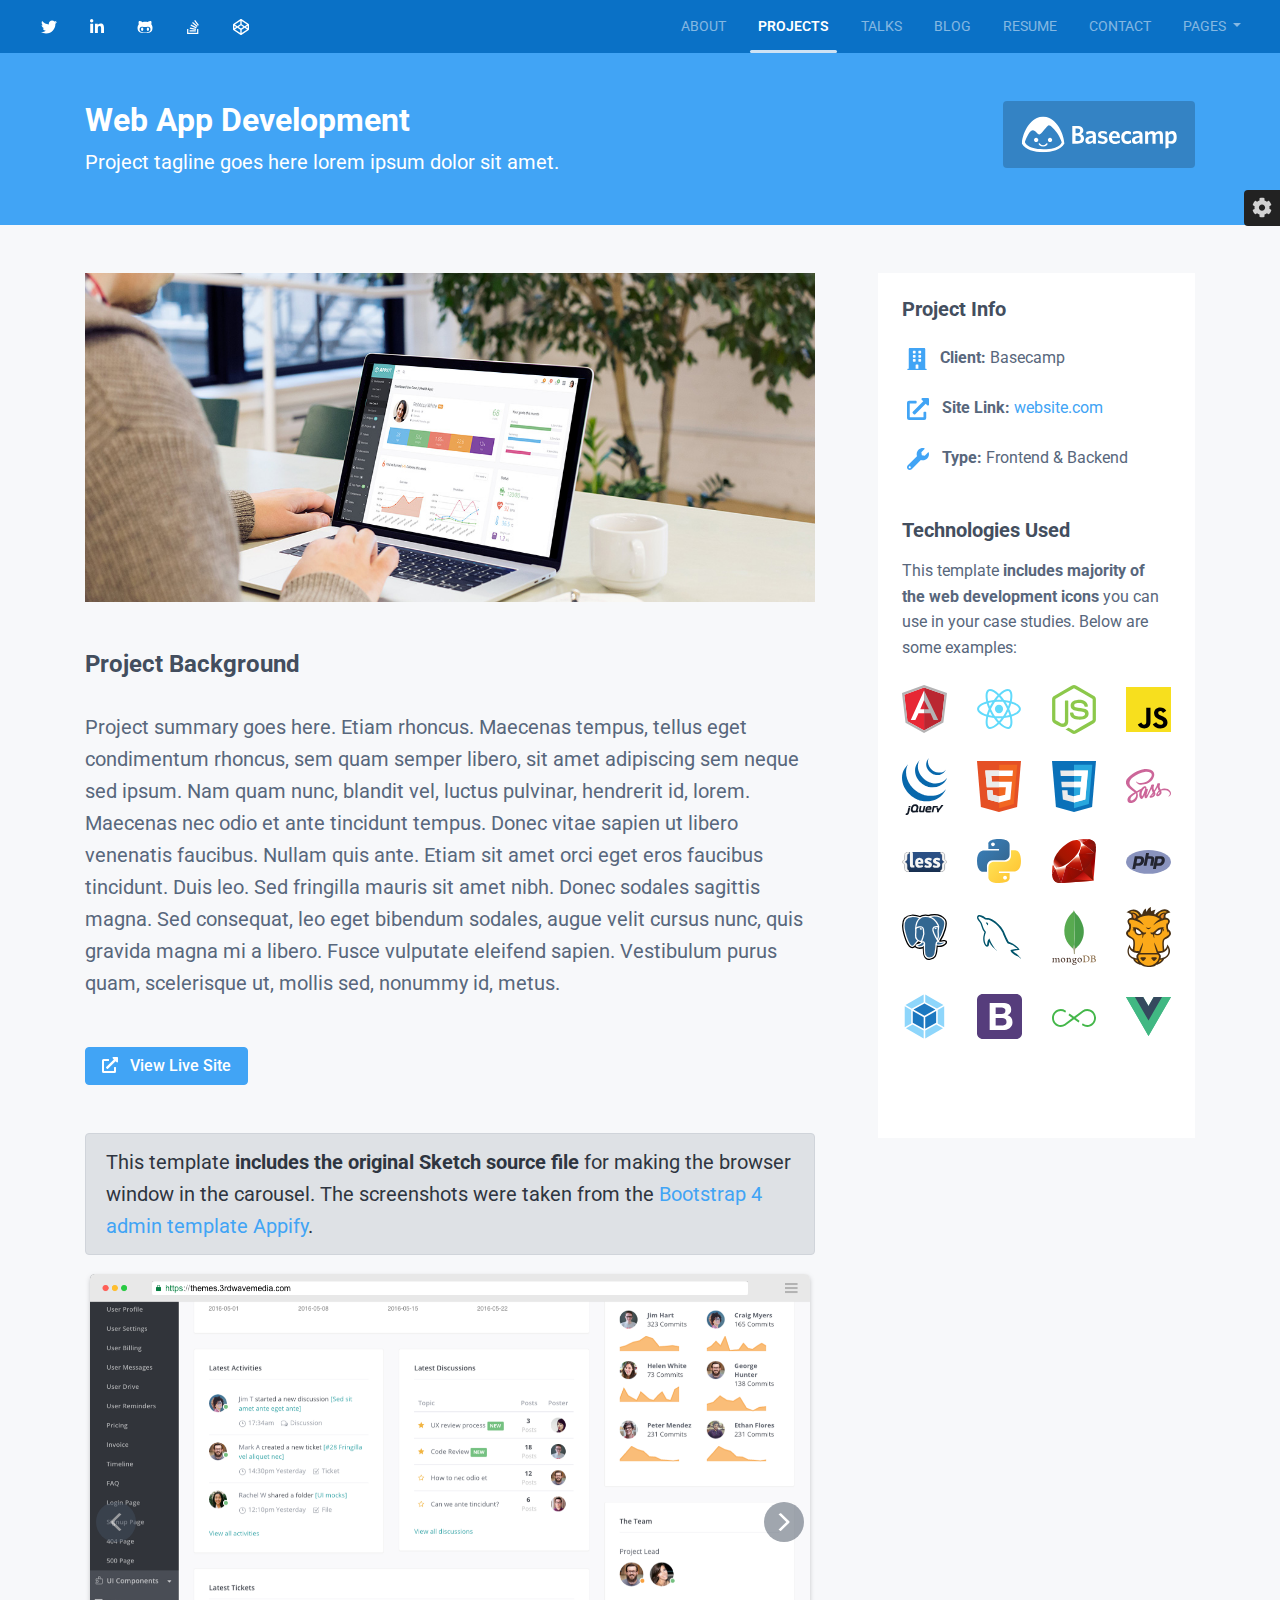
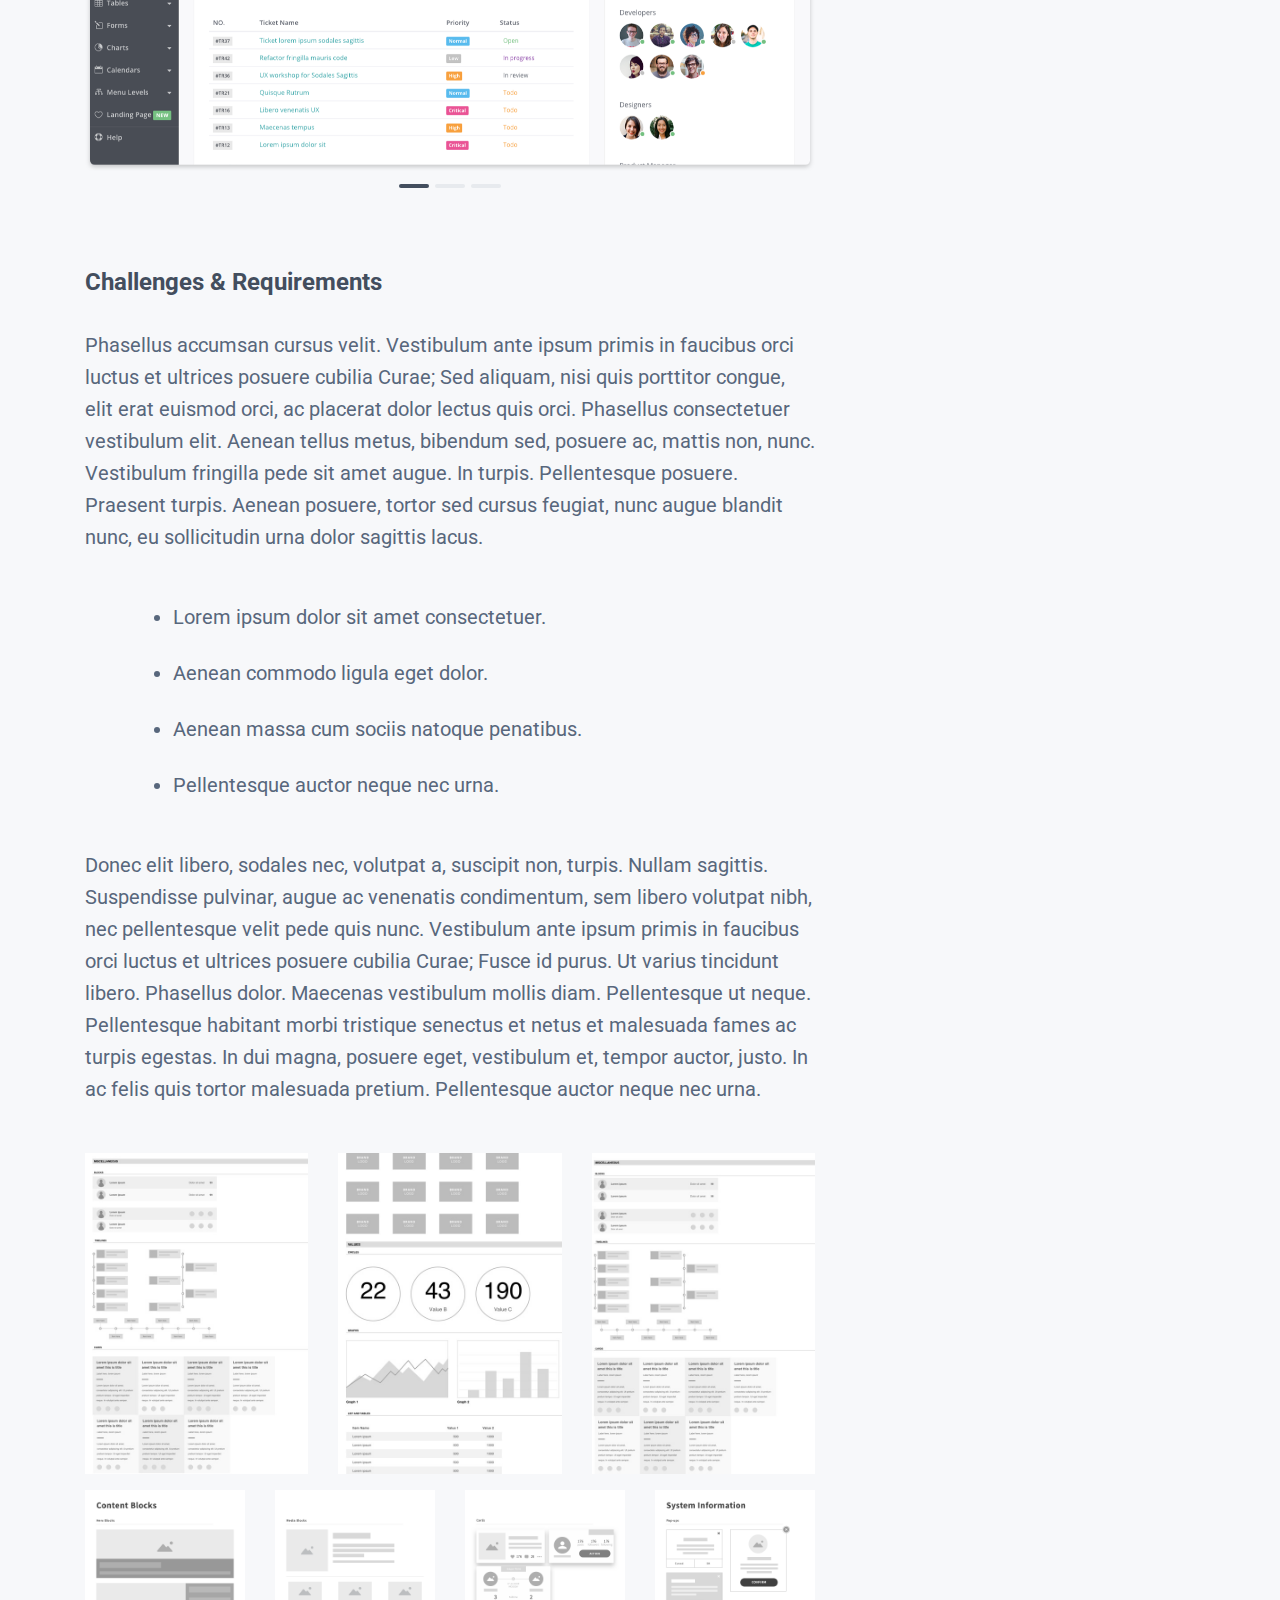
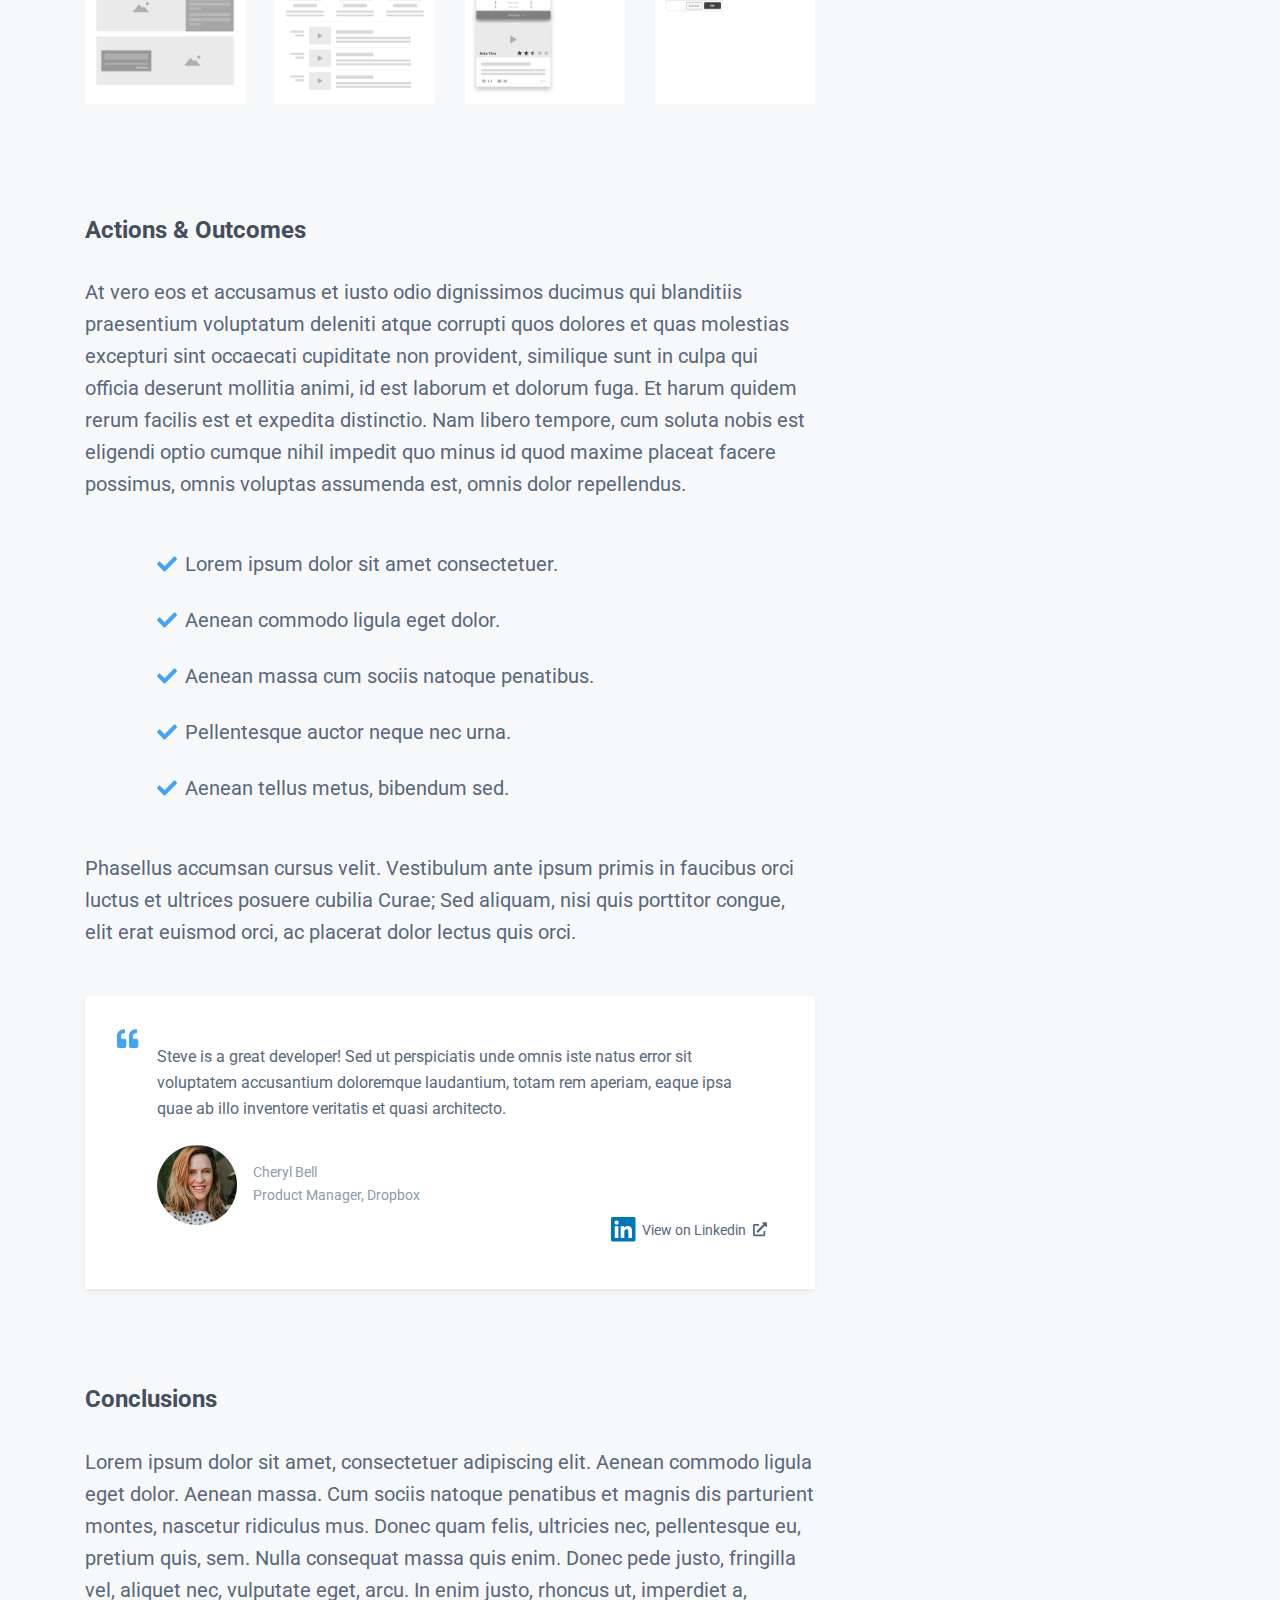
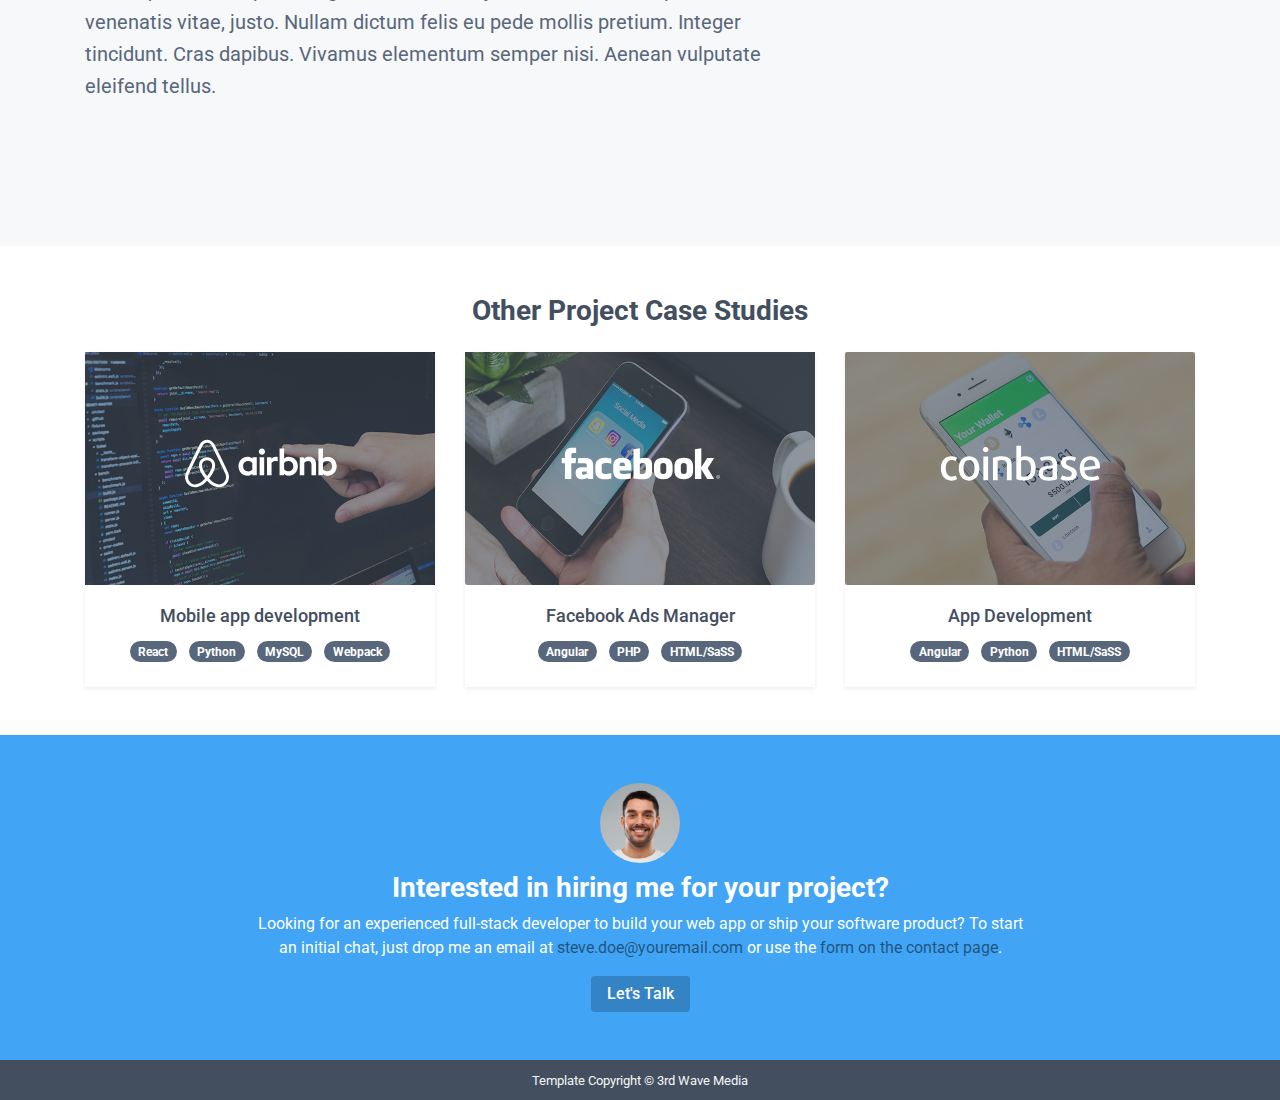
<file: project-alt.html>
<!DOCTYPE html>
<html lang="en"> 

<!-- Mirrored from themes.3rdwavemedia.com/instance/bs4/project-alt.html by HTTrack Website Copier/3.x [XR&CO'2014], Sun, 09 May 2021 08:57:08 GMT -->
<head>
    <title>Bootstrap 4 Portfolio Template For Developers</title>
    
    <!-- Meta -->
    <meta charset="utf-8">
    <meta http-equiv="X-UA-Compatible" content="IE=edge">
    <meta name="viewport" content="width=device-width, initial-scale=1.0">
    <meta name="description" content="Responsive Portfolio Template">
    <meta name="author" content="Xiaoying Riley at 3rd Wave Media">    
    <link rel="shortcut icon" href="favicon.ico"> 
    
    <!-- Google Font -->
    <link href='http://fonts.googleapis.com/css?family=Roboto:400,500,400italic,300italic,300,500italic,700,700italic,900,900italic' rel='stylesheet' type='text/css'>
    
    <!-- FontAwesome JS -->
    <script defer src="assets/fontawesome/js/all.js"></script>
    
    <!-- Plugins CSS -->
    <link rel="stylesheet" href="assets/plugins/lightbox/ekko-lightbox.css">
    
    
    <!-- Theme CSS -->  
    <link id="theme-style" rel="stylesheet" href="assets/css/theme-1.css">

</head> 

<body>
    
    <header class="header">
	    
        <div class="top-bar theme-bg-primary-darken">
            
            <div class="container-fluid">
            
				<nav class="navbar navbar-expand-lg navbar-dark position-relative">
					
					
					<ul class="social-list list-inline mb-0">
			            <li class="list-inline-item"><a class="text-white" href="#"><i class="fab fa-twitter fa-fw"></i></a></li>
		                <li class="list-inline-item"><a class="text-white" href="#"><i class="fab fa-linkedin-in fa-fw"></i></a></li>
		                <li class="list-inline-item"><a class="text-white" href="#"><i class="fab fa-github-alt fa-fw"></i></a></li>
		                <li class="list-inline-item"><a class="text-white" href="#"><i class="fab fa-stack-overflow fa-fw"></i></a></li>
		                <li class="list-inline-item"><a class="text-white" href="#"><i class="fab fa-codepen fa-fw"></i></a></li>
		            </ul><!--//social-list-->
					
	
					<button class="navbar-toggler" type="button" data-toggle="collapse" data-target="#navigation" aria-controls="navigation" aria-expanded="false" aria-label="Toggle navigation">
					<span class="navbar-toggler-icon"></span>
					</button>
					
					<div class="collapse navbar-collapse text-uppercase" id="navigation">
						<ul class="navbar-nav ml-lg-auto">
							<li class="nav-item mr-lg-3">
							    <a class="nav-link" href="index-2.html">About</a>
							</li>
							<li class="nav-item active mr-lg-3">
							   <a class="nav-link" href="projects.html">Projects <span class="sr-only">(current)</span></a>
							</li>
							<li class="nav-item mr-lg-3">
							    <a class="nav-link" href="talks.html">Talks</a>
							</li>
							<li class="nav-item mr-lg-3">
							    <a class="nav-link" href="blog.html">Blog</a>
							</li>
							<li class="nav-item mr-lg-3">
							    <a class="nav-link" href="resume.html">Resume</a>
							</li>
							<li class="nav-item mr-lg-3">
							    <a class="nav-link" href="contact.html">Contact</a>
							</li>
							<li class="nav-item dropdown mr-0">
							    <a class="nav-link dropdown-toggle" href="#" id="navigationLink" data-toggle="dropdown" aria-haspopup="true" aria-expanded="false">
							Pages
								</a>
								<div class="dropdown-menu dropdown-menu-right text-capitalize shadow-lg" aria-labelledby="navigationLink">
									<a class="dropdown-item" href="project.html">Project Case Study (1 Column)</a>
									<a class="dropdown-item" href="project-alt.html">Project Case Study (2 Columns)</a>
									<a class="dropdown-item" href="blog-post.html">Blog Post</a>
								</div>
							</li>
							
						</ul>
						<span id="slide-line"></span>
					</div>
					
					
					
				</nav>
            
            </div><!--//container-->
            
        </div><!--//top-bar-->
        
        <div class="header-intro theme-bg-primary text-white py-5">
	        <div class="container position-relative">		        
		        <h2 class="page-heading mb-2">Web App Development</h2>
		        <div class="page-heading-tagline">Project tagline goes here lorem ipsum dolor sit amet.</div>
		        <div class="page-heading-logo font-weight-bold position-absolute mt-4 mt-md-0"><img class="client-logo" src="assets/images/logos/logo-2-inverse.svg"></div>
	        </div><!--//container-->
        </div><!--//header-intro-->
        
    </header><!--//header-->
    
    <div class="project-wrapper container py-5">
	    <div class="row">   
	        <section class="col-12 col-lg-8">
		        <div class="section-row">
			        <div class="mb-5"><img class="img-fluid" src="assets/images/projects/project-figure-main.jpg" alt=""></div>
			        <h3 class="section-title">Project Background</h3>
			        
			        <p>Project summary goes here. Etiam rhoncus. Maecenas tempus, tellus eget condimentum rhoncus, sem quam semper libero, sit amet adipiscing sem neque sed ipsum. Nam quam nunc, blandit vel, luctus pulvinar, hendrerit id, lorem. Maecenas nec odio et ante tincidunt tempus. Donec vitae sapien ut libero venenatis faucibus. Nullam quis ante. Etiam sit amet orci eget eros faucibus tincidunt. Duis leo. Sed fringilla mauris sit amet nibh. Donec sodales sagittis magna. Sed consequat, leo eget bibendum sodales, augue velit cursus nunc, quis gravida magna mi a libero. Fusce vulputate eleifend sapien. Vestibulum purus quam, scelerisque ut, mollis sed, nonummy id, metus.</p>
			        
			        <div class="mb-5"><a class="btn btn-primary" href="https://themes.3rdwavemedia.com/" target="_blank"><i class="fas fa-external-link-alt mr-2"></i> View Live Site</a></div>
			        
			        
			        <div class="alert alert-dark">
			        This template <strong>includes the original Sketch source file</strong> for making the browser window in the carousel. The screenshots were taken from the <a href="https://themes.3rdwavemedia.com/bootstrap-templates/product/appify-bootstrap-4-admin-template-for-app-developers/" target="_blank">Bootstrap 4 admin template Appify</a>.
			        </div>
			        
			        <div id="project-carousel" class="theme-carousel carousel slide mb-5" data-ride="carousel">
				        <ol class="carousel-indicators">
							<li data-target="#project-carousel" data-slide-to="0" class="active"></li>
							<li data-target="#project-carousel" data-slide-to="1"></li>
							<li data-target="#project-carousel" data-slide-to="2"></li>
						</ol>
						
						<div class="carousel-inner">
							<div class="carousel-item active">
							    <img class="d-block w-100" src="assets/images/projects/project-slide-1.png" alt="">
							</div>
							<div class="carousel-item">
							    <img class="d-block w-100" src="assets/images/projects/project-slide-2.png" alt="">
							</div>
							<div class="carousel-item">
							    <img class="d-block w-100" src="assets/images/projects/project-slide-3.png" alt="">
							</div>
						</div>
						
						<a class="carousel-control-prev" href="#project-carousel" role="button" data-slide="prev">
							<svg width="40px" height="40px" viewBox="0 0 150 258" version="1.1" xmlns="http://www.w3.org/2000/svg" xmlns:xlink="http://www.w3.org/1999/xlink">
							    <g id="Page-1" stroke="none" stroke-width="1" fill="none" fill-rule="evenodd">
							        <g id="arrow-left" fill="#FFFFFF" fill-rule="nonzero">
							            <path d="M4.1,120.5 L121.9,4.5 C126.6,-0.2 134.2,-0.2 138.9,4.5 L146,11.6 C150.7,16.3 150.7,23.9 146,28.6 L43.7,129 L145.9,229.4 C150.6,234.1 150.6,241.7 145.9,246.4 L138.8,253.5 C134.1,258.2 126.5,258.2 121.8,253.5 L4,137.5 C-0.6,132.8 -0.6,125.2 4.1,120.5 Z" id="Shape"></path>
							        </g>
							    </g>
							</svg>
							<span class="sr-only">Previous</span>
						</a>
						<a class="carousel-control-next" href="#project-carousel" role="button" data-slide="next">
							<svg width="40px" height="40px" viewBox="0 0 150 258" version="1.1" xmlns="http://www.w3.org/2000/svg" xmlns:xlink="http://www.w3.org/1999/xlink">
							    <g id="Page-1" stroke="none" stroke-width="1" fill="none" fill-rule="evenodd">
							        <g id="arrow-right" fill="#FFFFFF" fill-rule="nonzero">
							            <path d="M145.9,137.5 L28.1,253.5 C23.4,258.2 15.8,258.2 11.1,253.5 L4,246.4 C-0.7,241.7 -0.7,234.1 4,229.4 L106.3,129 L4.1,28.6 C-0.6,23.9 -0.6,16.3 4.1,11.6 L11.2,4.5 C15.9,-0.2 23.5,-0.2 28.2,4.5 L146,120.5 C150.6,125.2 150.6,132.8 145.9,137.5 Z" id="Shape"></path>
							        </g>
							    </g>
							</svg>
							<span class="sr-only">Next</span>
						</a>
			        </div><!--//theme-carousel-->
			        
			        
		        </div><!--//section-row-->
		        
		        
		        <div class="section-row">
			        <h3 class="section-title">Challenges &amp; Requirements</h3>
			        <p>Phasellus accumsan cursus velit. Vestibulum ante ipsum primis in faucibus orci luctus et ultrices posuere cubilia Curae; Sed aliquam, nisi quis porttitor congue, elit erat euismod orci, ac placerat dolor lectus quis orci. Phasellus consectetuer vestibulum elit. Aenean tellus metus, bibendum sed, posuere ac, mattis non, nunc. Vestibulum fringilla pede sit amet augue. In turpis. Pellentesque posuere. Praesent turpis. Aenean posuere, tortor sed cursus feugiat, nunc augue blandit nunc, eu sollicitudin urna dolor sagittis lacus. </p>
			        
		            <ul class="mb-5 ml-md-5">
					    <li class="mb-4">Lorem ipsum dolor sit amet consectetuer.</li>
					    <li class="mb-4">Aenean commodo ligula eget dolor.</li>
					    <li class="mb-4">Aenean massa cum sociis natoque penatibus.</li>
					    <li class="mb-4">Pellentesque auctor neque nec urna.</li>
					</ul>
					<p>Donec elit libero, sodales nec, volutpat a, suscipit non, turpis. Nullam sagittis. Suspendisse pulvinar, augue ac venenatis condimentum, sem libero volutpat nibh, nec pellentesque velit pede quis nunc. Vestibulum ante ipsum primis in faucibus orci luctus et ultrices posuere cubilia Curae; Fusce id purus. Ut varius tincidunt libero. Phasellus dolor. Maecenas vestibulum mollis diam. Pellentesque ut neque. Pellentesque habitant morbi tristique senectus et netus et malesuada fames ac turpis egestas. In dui magna, posuere eget, vestibulum et, tempor auctor, justo. In ac felis quis tortor malesuada pretium. Pellentesque auctor neque nec urna.</p>
					<div class="row">
						<div class="figure col-lg-4 mb-3"><a href="assets/images/projects/project-figure-1.1.jpg" data-toggle="lightbox" data-gallery="gallery"><img class="img-fluid" src="assets/images/projects/project-figure-1.1.jpg" alt=""></a></div>
						<div class="figure col-lg-4 mb-3"><a href="assets/images/projects/project-figure-1.2.jpg" data-toggle="lightbox" data-gallery="gallery"><img class="img-fluid" src="assets/images/projects/project-figure-1.2.jpg" alt=""></a></div>
						<div class="figure col-lg-4 mb-3"><a href="assets/images/projects/project-figure-1.3.jpg" data-toggle="lightbox" data-gallery="gallery"><img class="img-fluid" src="assets/images/projects/project-figure-1.3.jpg" alt=""></a></div>
					</div>
					<div class="row">
						<div class="figure col-lg-3 mb-3"><a href="assets/images/projects/project-figure-2.1.png" data-toggle="lightbox" data-gallery="gallery"><img class="img-fluid" src="assets/images/projects/project-figure-2.1.png" alt=""></a></div>
						<div class="figure col-lg-3 mb-3"><a href="assets/images/projects/project-figure-2.2.png" data-toggle="lightbox" data-gallery="gallery"><img class="img-fluid" src="assets/images/projects/project-figure-2.2.png" alt=""></a></div>
						<div class="figure col-lg-3 mb-3"><a href="assets/images/projects/project-figure-2.3.png" data-toggle="lightbox" data-gallery="gallery"><img class="img-fluid" src="assets/images/projects/project-figure-2.3.png" alt=""></a></div>
						<div class="figure col-lg-3 mb-3"><a href="assets/images/projects/project-figure-2.4.png" data-toggle="lightbox" data-gallery="gallery"><img class="img-fluid" src="assets/images/projects/project-figure-2.4.png" alt=""></a></div>
					</div>
		        </div><!--//section-row-->
		        <div class="section-row">
					<h3 class="section-title">Actions &amp; Outcomes</h3>
		            <p>At vero eos et accusamus et iusto odio dignissimos ducimus qui blanditiis praesentium voluptatum deleniti atque corrupti quos dolores et quas molestias excepturi sint occaecati cupiditate non provident, similique sunt in culpa qui officia deserunt mollitia animi, id est laborum et dolorum fuga. Et harum quidem rerum facilis est et expedita distinctio. Nam libero tempore, cum soluta nobis est eligendi optio cumque nihil impedit quo minus id quod maxime placeat facere possimus, omnis voluptas assumenda est, omnis dolor repellendus.</p>
		            <ul class="list-unstyled pl-4 ml-md-5 mb-5">
					  <li class="mb-4"><i class="fas fa-check text-primary mr-2"></i>Lorem ipsum dolor sit amet consectetuer.</li>
					  <li class="mb-4"><i class="fas fa-check text-primary mr-2"></i>Aenean commodo ligula eget dolor.</li>
					  <li class="mb-4"><i class="fas fa-check text-primary mr-2"></i>Aenean massa cum sociis natoque penatibus.</li>
					  <li class="mb-4"><i class="fas fa-check text-primary mr-2"></i>Pellentesque auctor neque nec urna.</li>
					  <li class="mb-4"><i class="fas fa-check text-primary mr-2"></i>Aenean tellus metus, bibendum sed.</li>
					</ul>
					
					<p>Phasellus accumsan cursus velit. Vestibulum ante ipsum primis in faucibus orci luctus et ultrices posuere cubilia Curae; Sed aliquam, nisi quis porttitor congue, elit erat euismod orci, ac placerat dolor lectus quis orci.</p>
					
		            <div class="testimonial bg-white my-5">				        
				        <div class="position-relative p-5 shadow-sm">
					        <blockquote class="blockquote pl-4">
							  <p class="mb-4">Steve is a great developer! Sed ut perspiciatis unde omnis iste natus error sit voluptatem accusantium doloremque laudantium, totam rem aperiam, eaque ipsa quae ab illo inventore veritatis et quasi architecto.</p>
							  <i class="quote-icon fas fa-quote-left fa-lg position-absolute text-primary"></i>
							  <footer class="blockquote-footer presudo-hidden">
								   <div class="media client-profile flex-column flex-md-row">
									   <img class="mr-md-3" src="assets/images/clients/profile-2.jpg" alt="">
								       <cite title="Source" class="quote-source d-inline-block font-style-normal pt-3">
								           <span class="d-block">Cheryl Bell</span>
								           <span class="d-block">Product Manager, Dropbox</span>
								           <span class="d-block position-absolute source-link"><i class="fab fa-linkedin fa-2x mr-1" data-fa-transform="down-3"></i> <a class="text-secondary" href="#" target="_blank">View on Linkedin <i class="fas fa-external-link-alt ml-1" data-fa-transform="up-1"></i></a></span>
								       </cite>
								   </div><!--//media-->
							  </footer>
							</blockquote>
				        </div>
			        </div><!--//testimonial-->
		        </div><!--//section-row-->
	           
	            
	            <div class="section-row">
			        <h3 class="section-title">Conclusions</h3>
			        <p>Lorem ipsum dolor sit amet, consectetuer adipiscing elit. Aenean commodo ligula eget dolor. Aenean massa. Cum sociis natoque penatibus et magnis dis parturient montes, nascetur ridiculus mus. Donec quam felis, ultricies nec, pellentesque eu, pretium quis, sem. Nulla consequat massa quis enim. Donec pede justo, fringilla vel, aliquet nec, vulputate eget, arcu. In enim justo, rhoncus ut, imperdiet a, venenatis vitae, justo. Nullam dictum felis eu pede mollis pretium. Integer tincidunt. Cras dapibus. Vivamus elementum semper nisi. Aenean vulputate eleifend tellus. </p>
		        </div><!--//section-row-->
	
	        </section>
	        <aside class="project-sidebar col-12 col-lg-4 pl-lg-5">
		        <div class="project-sidebar-inner bg-white p-4">
			        <div class="sidebar-row mb-5">
				         <h3 class="sidebar-title mb-4">Project Info</h3>
				         <ul class="list-unstyled pl-2">
					         <li class="mb-4"><i class="fas fa-building mr-3 text-primary" data-fa-transform="grow-6 down-2"></i><strong>Client:</strong> Basecamp</li>
					         <li class="mb-4"><i class="fas fa-external-link-alt mr-3 text-primary" data-fa-transform="grow-6 down-2"></i><strong>Site Link:</strong> <a href="#">website.com</a></li>
					         <li><i class="fas fa-wrench mr-3 text-primary" data-fa-transform="grow-6 down-2"></i><strong>Type:</strong> Frontend &amp; Backend</li>
				         </ul>
			        </div>
		        <div class="sidebar-row">
				        <h3 class="sidebar-title mb-3">Technologies Used</h3>
			            <p class="mb-4">This template <strong>includes majority of the web development icons</strong> you can use in your case studies. Below are some examples:</p>
			            <div class="webdev-icons row mb-5 align-items-center">
				            
					        <div class="webdev-icon col-4 col-md-3 mr-0 mb-4"><img class="img-fluid" src="assets/images/webdev-icons/angular.svg"></div>
					        <div class="webdev-icon col-4 col-md-3 mr-0 mb-4"><img class="img-fluid" src="assets/images/webdev-icons/react.svg"></div>
					        <div class="webdev-icon col-4 col-md-3 mr-0 mb-4"><img class="img-fluid" src="assets/images/webdev-icons/nodejs.svg"></div>
					        <div class="webdev-icon col-4 col-md-3 mr-0 mb-4"><img class="img-fluid" src="assets/images/webdev-icons/javascript.svg"></div>
					        <div class="webdev-icon col-4 col-md-3 mr-0 mb-4"><img class="img-fluid" src="assets/images/webdev-icons/jquery-alt.svg"></div>			       
					        <div class="webdev-icon col-4 col-md-3 mr-0 mb-4"><img class="img-fluid" src="assets/images/webdev-icons/html5.svg"></div>		
					        <div class="webdev-icon col-4 col-md-3 mr-0 mb-4"><img class="img-fluid" src="assets/images/webdev-icons/css3.svg"></div>		        
					        <div class="webdev-icon col-4 col-md-3 mr-0 mb-4"><img class="img-fluid" src="assets/images/webdev-icons/sass.svg"></div>
					        <div class="webdev-icon col-4 col-md-3 mr-0 mb-4"><img class="img-fluid" src="assets/images/webdev-icons/less.svg"></div>
					        <div class="webdev-icon col-4 col-md-3 mr-0 mb-4"><img class="img-fluid" src="assets/images/webdev-icons/python.svg"></div>
					        <div class="webdev-icon col-4 col-md-3 mr-0 mb-4"><img class="img-fluid" src="assets/images/webdev-icons/ruby.svg"></div>
					        <div class="webdev-icon col-4 col-md-3 mr-0 mb-4"><img class="img-fluid" src="assets/images/webdev-icons/php.svg"></div>
					        <div class="webdev-icon col-4 col-md-3 mr-0 mb-4"><img class="img-fluid" src="assets/images/webdev-icons/postgresql.svg"></div>
					        <div class="webdev-icon col-4 col-md-3 mr-0 mb-4"><img class="img-fluid" src="assets/images/webdev-icons/mysql-alt.svg"></div>
					        <div class="webdev-icon col-4 col-md-3 mr-0 mb-4"><img class="img-fluid" src="assets/images/webdev-icons/mongodb-alt.svg"></div>
					        <div class="webdev-icon col-4 col-md-3 mr-0 mb-4"><img class="img-fluid" src="assets/images/webdev-icons/grunt.svg"></div>
					        <div class="webdev-icon col-4 col-md-3 mr-0 mb-4"><img class="img-fluid" src="assets/images/webdev-icons/webpack.svg"></div>
					        <div class="webdev-icon col-4 col-md-3 mr-0 mb-4"><img class="img-fluid" src="assets/images/webdev-icons/bootstrap4.svg"></div>
					        <div class="webdev-icon col-4 col-md-3 mr-0 mb-4"><img class="img-fluid" src="assets/images/webdev-icons/flux.svg"></div>
					        <div class="webdev-icon col-4 col-md-3 mr-0 mb-4"><img class="img-fluid" src="assets/images/webdev-icons/vue.svg"></div>
					        
				        </div>
		            </div><!--//section-row-->
		        </div><!--//project-sidebar-inner-->
	        </aside>
	    </div><!--//row-->
    </div><!--//container-->
    
    <section class="section pt-5 related-projects-section bg-white">
		<div class="container">
			<h3 class="section-title font-weight-bold text-center mb-4">Other Project Case Studies</h3>
			<div class="project-cards row">
				
				 <div class="col-12 col-lg-4">
					<div class="card rounded-0 border-0 shadow-sm mb-5 mb-lg-0">
						<div class="card-img-container position-relative">
							<img class="card-img-top rounded-0" src="assets/images/projects/project-3-thumb.jpg" alt="">
							<div class="card-img-overlay overlay-logo text-center">
								<div class="project-logo"><img class="img-fluid w-50" src="assets/images/logos/logo-3-inverse.svg"></div>
							</div>
							<a class="card-img-overlay overlay-content text-left p-lg-4" href="project.html">
								<h5 class="card-title font-weight-bold">Client: Airbnb</h5>
							    <p class="card-text">Project summary goes here. Lorem ipsum dolor sit amet, consectetur adipiscing elit. Quisque vel sapien quis nulla dictum euismod...</p>
							</a>
						</div>
						<div class="card-body pb-0">
							<h4 class="card-title text-truncate text-center mb-0"><a href="project.html">Mobile app development</a></h4>
						</div>
						
						<div class="card-footer border-0 text-center bg-white pb-4">
							<ul class="list-inline mb-0 mx-auto">
						        <li class="list-inline-item"><span class="badge badge-secondary badge-pill">React</span></li>
						        <li class="list-inline-item"><span class="badge badge-secondary badge-pill" >Python</span></li>
						        <li class="list-inline-item"><span class="badge badge-secondary badge-pill">MySQL</span></li>
						        <li class="list-inline-item"><span class="badge badge-secondary badge-pill">Webpack</span></li>
							</ul>
					    </div>
				    </div><!--//card-->
		        </div>
		        <div class="col-12 col-lg-4">
					<div class="card rounded-0 border-0 shadow-sm mb-5">
						<div class="card-img-container position-relative">
							<img class="card-img-top rounded-0" src="assets/images/projects/project-7-thumb.jpg" alt="">
							<div class="card-img-overlay overlay-logo text-center">
								<div class="project-logo"><img class="img-fluid w-50" src="assets/images/logos/logo-7-inverse.svg"></div>
							</div>
							<a class="card-img-overlay overlay-content text-left p-lg-4" href="project.html">
								<h5 class="card-title font-weight-bold">Client: Facebook</h5>
							    <p class="card-text">Project summary goes here. Lorem ipsum dolor sit amet, consectetur adipiscing elit. Quisque vel sapien quis nulla dictum euismod...</p>
							</a>
						</div>
						<div class="card-body pb-0">
							<h4 class="card-title text-truncate text-center mb-0"><a href="project.html">Facebook Ads Manager</a></h4>
						</div>
						
						<div class="card-footer border-0 text-center bg-white pb-4">
							<ul class="list-inline mb-0 mx-auto">
						        <li class="list-inline-item"><span class="badge badge-secondary badge-pill">Angular</span></li>
						        <li class="list-inline-item"><span class="badge badge-secondary badge-pill">PHP</span></li>
						        <li class="list-inline-item"><span class="badge badge-secondary badge-pill">HTML/SaSS</span></li>
							</ul>
					    </div>
				    </div><!--//card-->
		        </div>
		        <div class="col-12 col-lg-4">
					<div class="card rounded-0 border-0 shadow-sm mb-5">
						<div class="card-img-container position-relative">
							<img class="card-img-top rounded-0" src="assets/images/projects/project-9-thumb.jpg" alt="">
							<div class="card-img-overlay overlay-logo text-center">
								<div class="project-logo"><img class="img-fluid w-50" src="assets/images/logos/logo-9-inverse.svg"></div>
							</div>
							<a class="card-img-overlay overlay-content text-left p-lg-4" href="project.html">
								<h5 class="card-title font-weight-bold">Client: Coinbase</h5>
							    <p class="card-text">Project summary goes here. Lorem ipsum dolor sit amet, consectetur adipiscing elit. Quisque vel sapien quis nulla dictum euismod...</p>
							</a>
						</div>
						<div class="card-body pb-0">
							<h4 class="card-title text-truncate text-center mb-0"><a href="project.html">App Development</a></h4>
						</div>
						
						<div class="card-footer border-0 text-center bg-white pb-4">
							<ul class="list-inline mb-0 mx-auto">
						        <li class="list-inline-item"><span class="badge badge-secondary badge-pill">Angular</span></li>
						        <li class="list-inline-item"><span class="badge badge-secondary badge-pill">Python</span></li>
						        <li class="list-inline-item"><span class="badge badge-secondary badge-pill">HTML/SaSS</span></li>
							</ul>
					    </div>
				    </div><!--//card-->
		        </div>
		       
			    
	        </div><!--//row-->
		</div><!--//container-->
	</section>
    
        
	<section class="section py-5 bg-primary text-white">
		<div class="container">
			<div class="text-center">
			    <img class="profile-small d-inline-block mx-auto rounded-circle mb-2" src="assets/images/profile.jpg" alt="">
		    </div>
		    <h3 class="section-title font-weight-bold text-center mb-2">Interested in hiring me for your project?</h3>
		    <div class="section-intro mx-auto text-center mb-3">
			    Looking for an experienced full-stack developer to build your web app or ship your software product? To start an initial chat, just drop me an email at <a class="link-on-bg" href="#">steve.doe@youremail.com</a> or use the <a class="link-on-bg" href="contact.html">form on the contact page</a>.
		    </div>
		    <div class="text-center">
		        <a class="theme-btn-on-bg btn" href="contact.html">Let's Talk</a>
		    </div>
		</div><!--//container-->
	</section>

    <footer class="footer text-light text-center py-2">
	    <small class="copyright">Template Copyright &copy; <a class="text-light" href="https://themes.3rdwavemedia.com/" target="_blank">3rd Wave Media</a></small>
    </footer>
    
    
    <!-- *****CONFIGURE STYLE (REMOVE ON YOUR PRODUCTION SITE)****** -->  
    <div id="config-panel" class="config-panel d-none d-lg-block">
        <div class="panel-inner">
            <a id="config-trigger" class="config-trigger config-panel-hide text-center" href="#"><i class="fas fa-cog mx-auto" data-fa-transform="down-6" ></i></a>
            <h5 class="panel-title">Choose Colour</h5>
            <ul id="color-options" class="list-inline mb-0">
                <li class="theme-1 active list-inline-item"><a data-style="assets/css/theme-1.css" data-chart="#00BCD4" href="#"></a></li>
                <li class="theme-2  list-inline-item"><a data-style="assets/css/theme-2.css" href="#"></a></li>
                <li class="theme-3  list-inline-item"><a data-style="assets/css/theme-3.css" href="#"></a></li>
                <li class="theme-4  list-inline-item"><a data-style="assets/css/theme-4.css" href="#"></a></li>
                <li class="theme-5  list-inline-item"><a data-style="assets/css/theme-5.css" href="#"></a></li>
                <li class="theme-6  list-inline-item"><a data-style="assets/css/theme-6.css" href="#"></a></li>
                <li class="theme-7  list-inline-item"><a data-style="assets/css/theme-7.css" href="#"></a></li>
                <li class="theme-8  list-inline-item"><a data-style="assets/css/theme-8.css" href="#"></a></li>
                <li class="theme-9  list-inline-item"><a data-style="assets/css/theme-9.css" href="#"></a></li>
                <li class="theme-10  list-inline-item"><a data-style="assets/css/theme-10.css" href="#"></a></li>
                <li class="theme-11  list-inline-item"><a data-style="assets/css/theme-11.css" href="#"></a></li>
                <li class="theme-12  list-inline-item"><a data-style="assets/css/theme-12.css" href="#"></a></li>
            </ul>
            <a id="config-close" class="close" href="#"><i class="fa fa-times-circle"></i></a>
        </div><!--//panel-inner-->
    </div><!--//configure-panel-->

       
    <!-- Javascript -->          
    <script type="text/javascript" src="assets/plugins/jquery-3.4.1.min.js"></script>
    <script type="text/javascript" src="assets/plugins/popper.min.js"></script> 
    <script type="text/javascript" src="assets/plugins/bootstrap/js/bootstrap.min.js"></script>  
    <script type="text/javascript" src="assets/plugins/back-to-top.js"></script>    
    
    <!--Page Specific JS -->
    <script type="text/javascript" src="assets/plugins/lightbox/ekko-lightbox.min.js"></script>

    <!-- Custom JS -->
    <script type="text/javascript" src="assets/js/main.js"></script>
    <script type="text/javascript" src="assets/js/lightbox-custom.js"></script>
    
    <!-- Style Switcher (REMOVE ON YOUR PRODUCTION SITE) -->
    <script src="assets/js/demo/style-switcher.js"></script>     
    

</body>

<!-- Mirrored from themes.3rdwavemedia.com/instance/bs4/project-alt.html by HTTrack Website Copier/3.x [XR&CO'2014], Sun, 09 May 2021 08:57:09 GMT -->
</html>
</file>
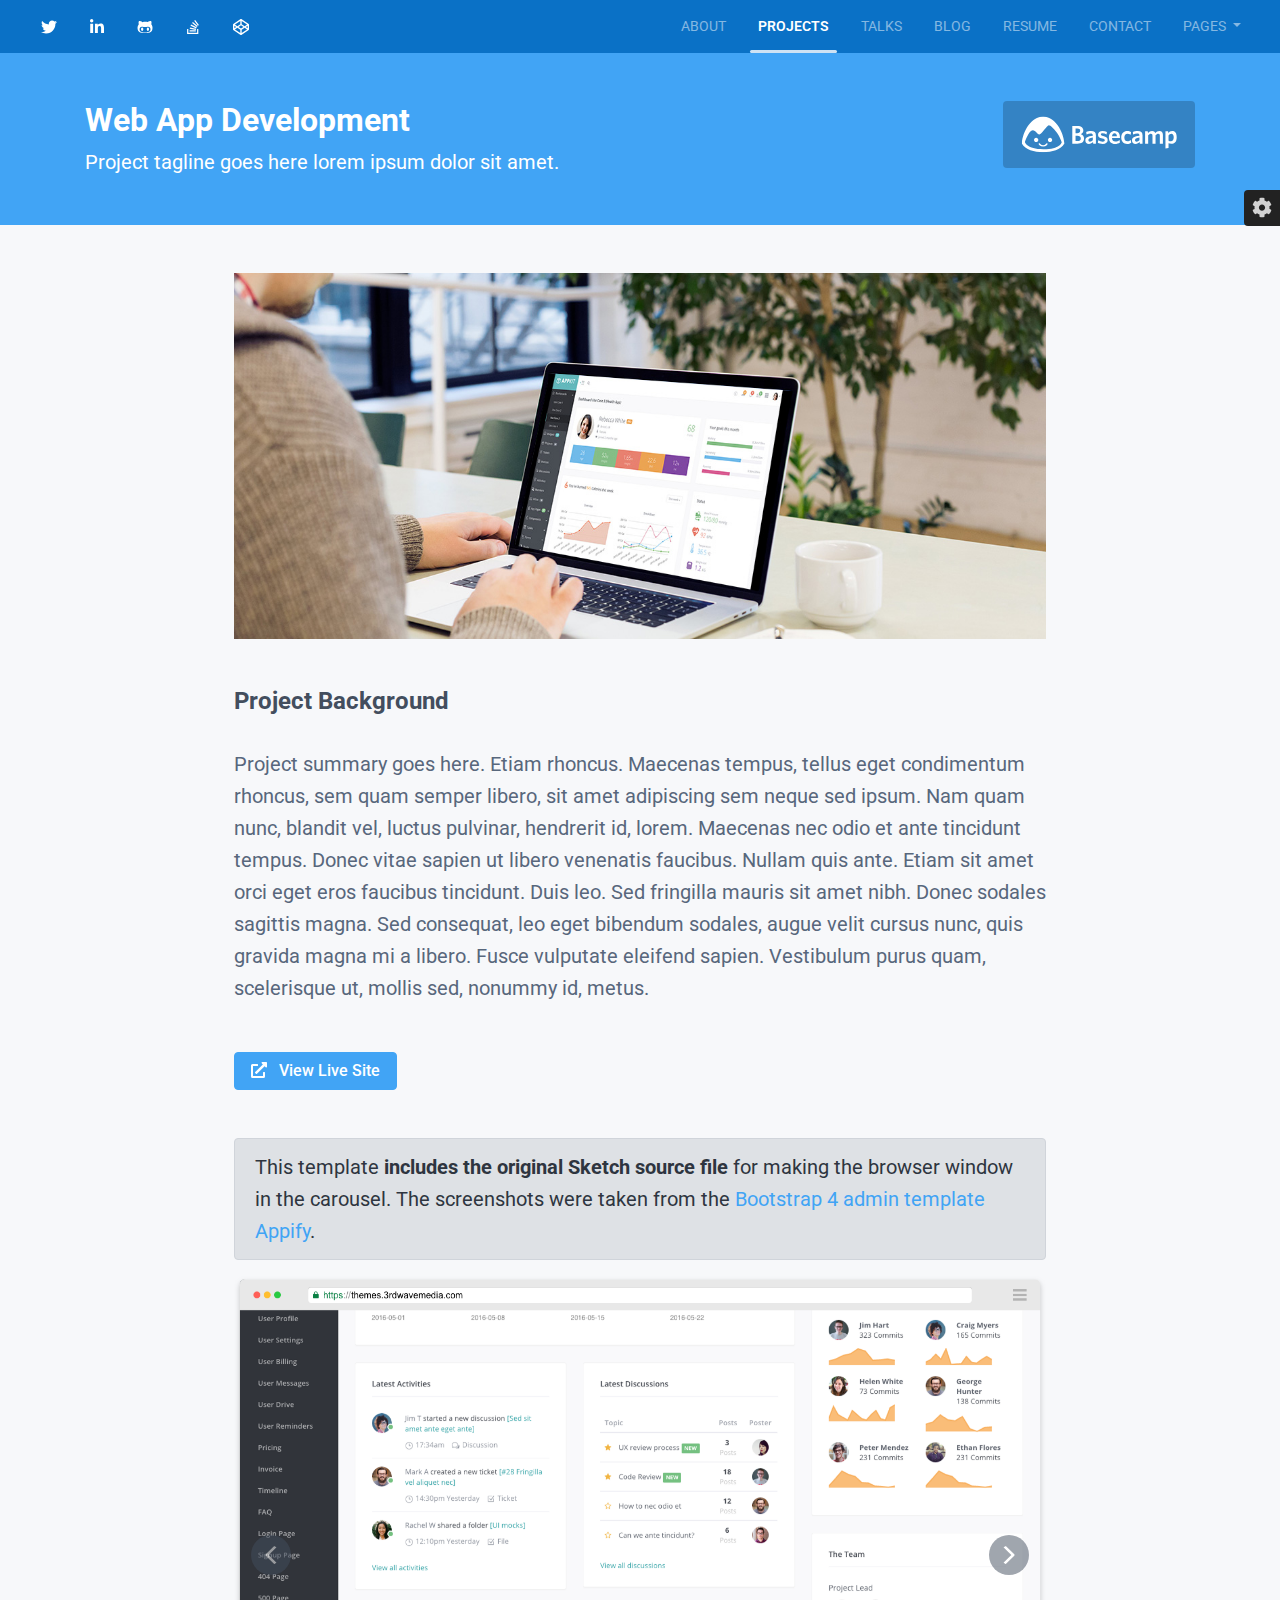
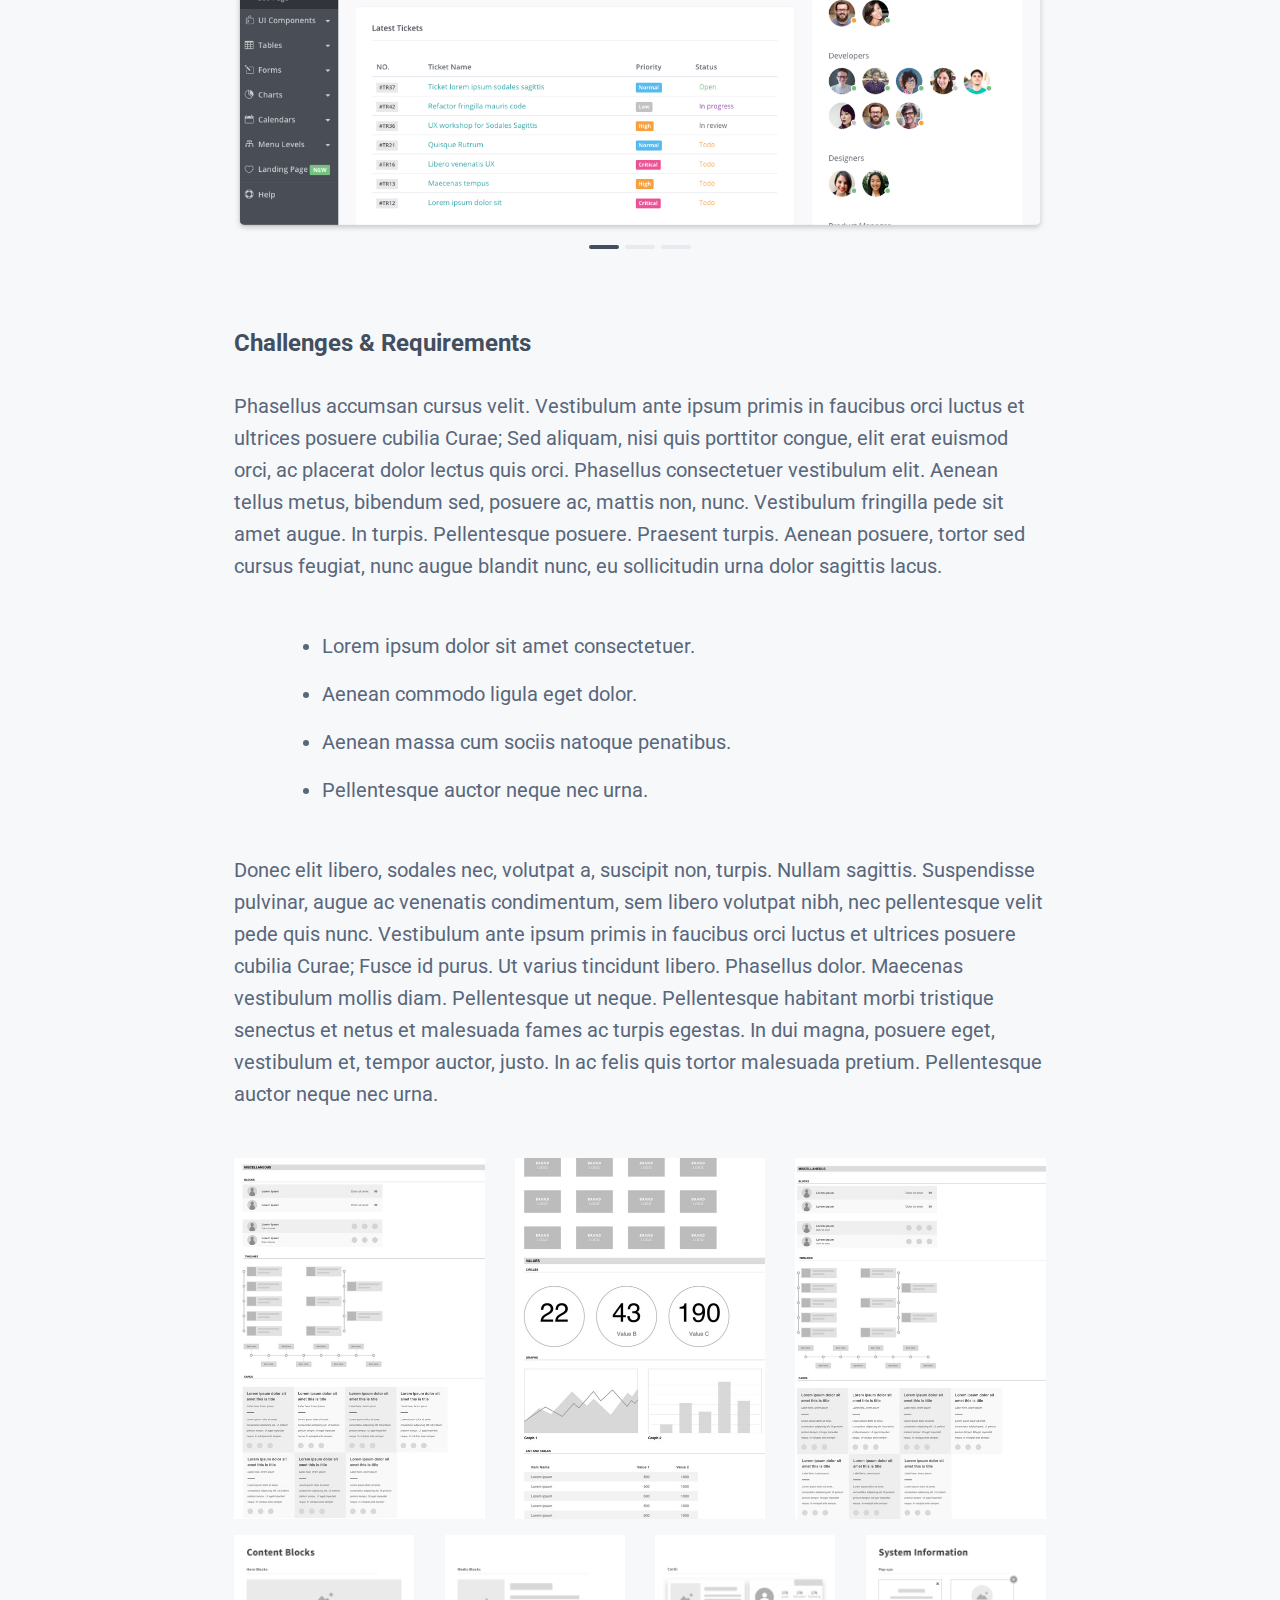
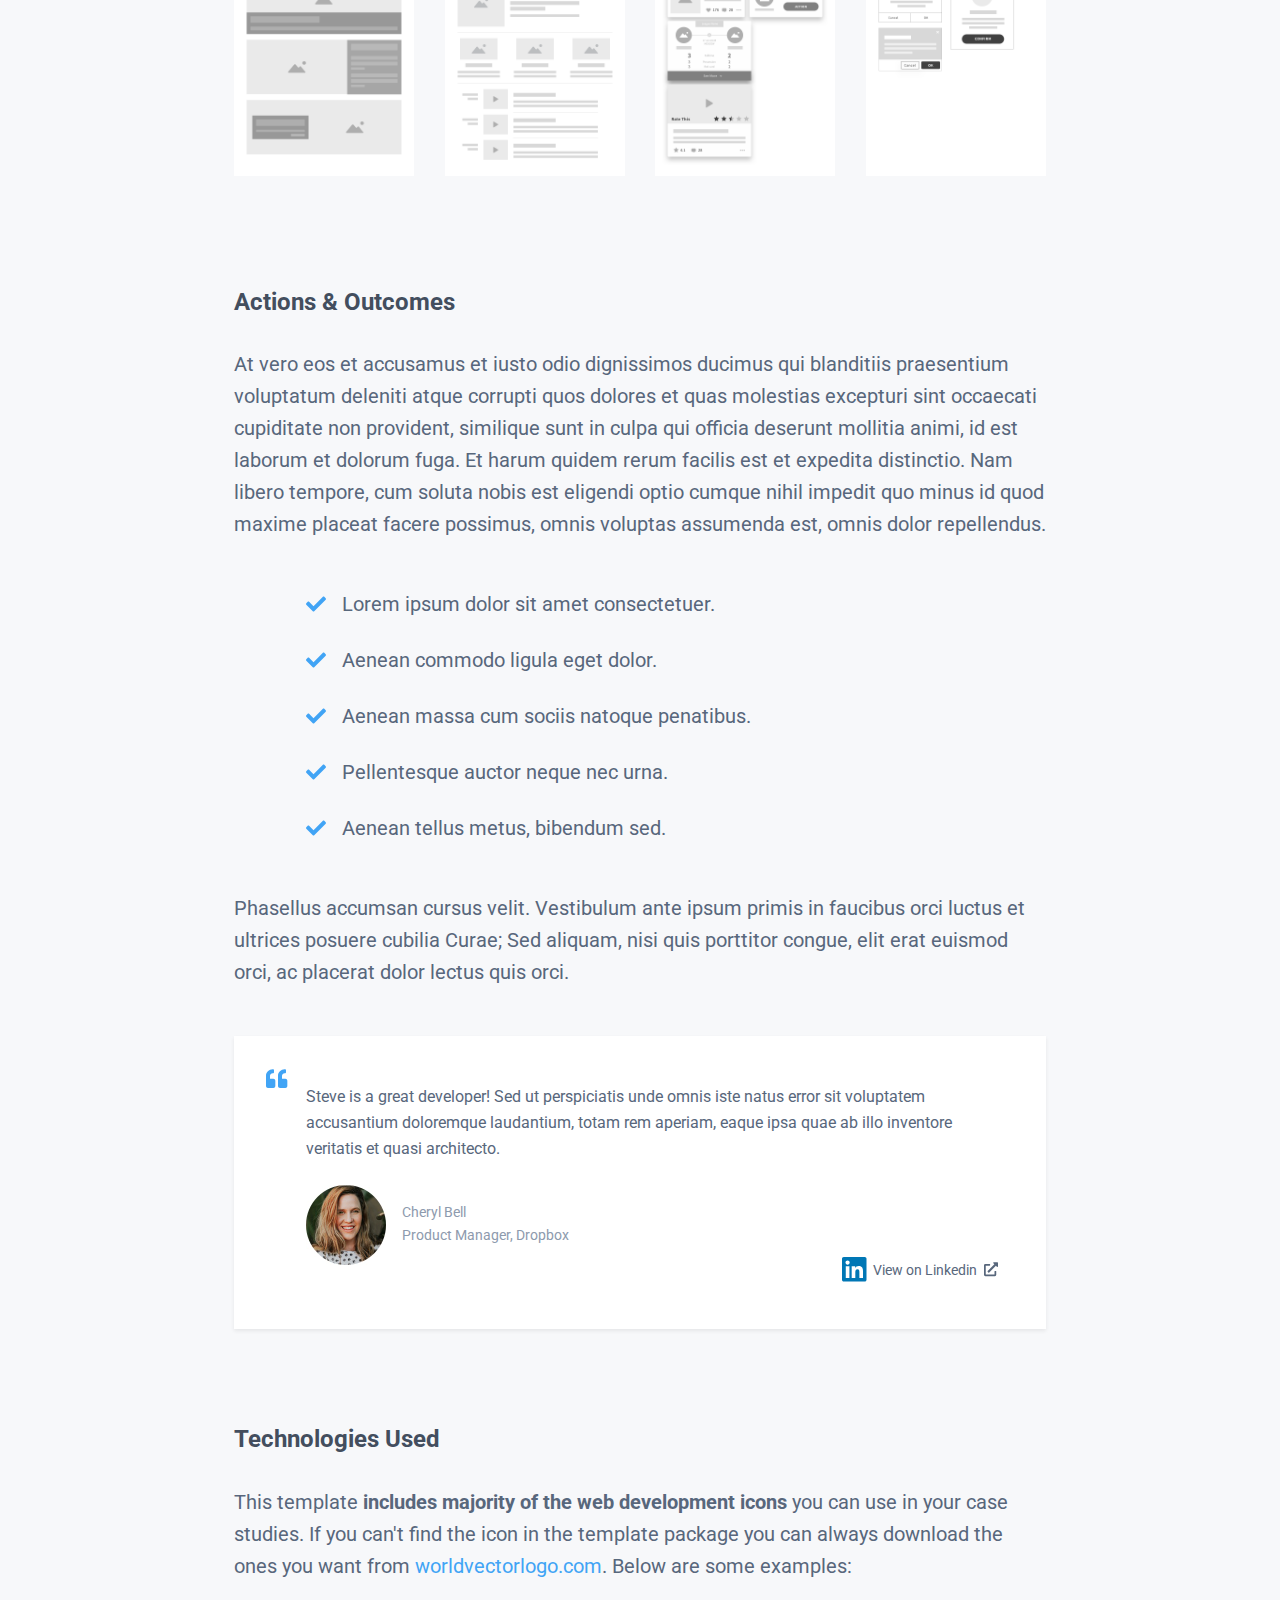
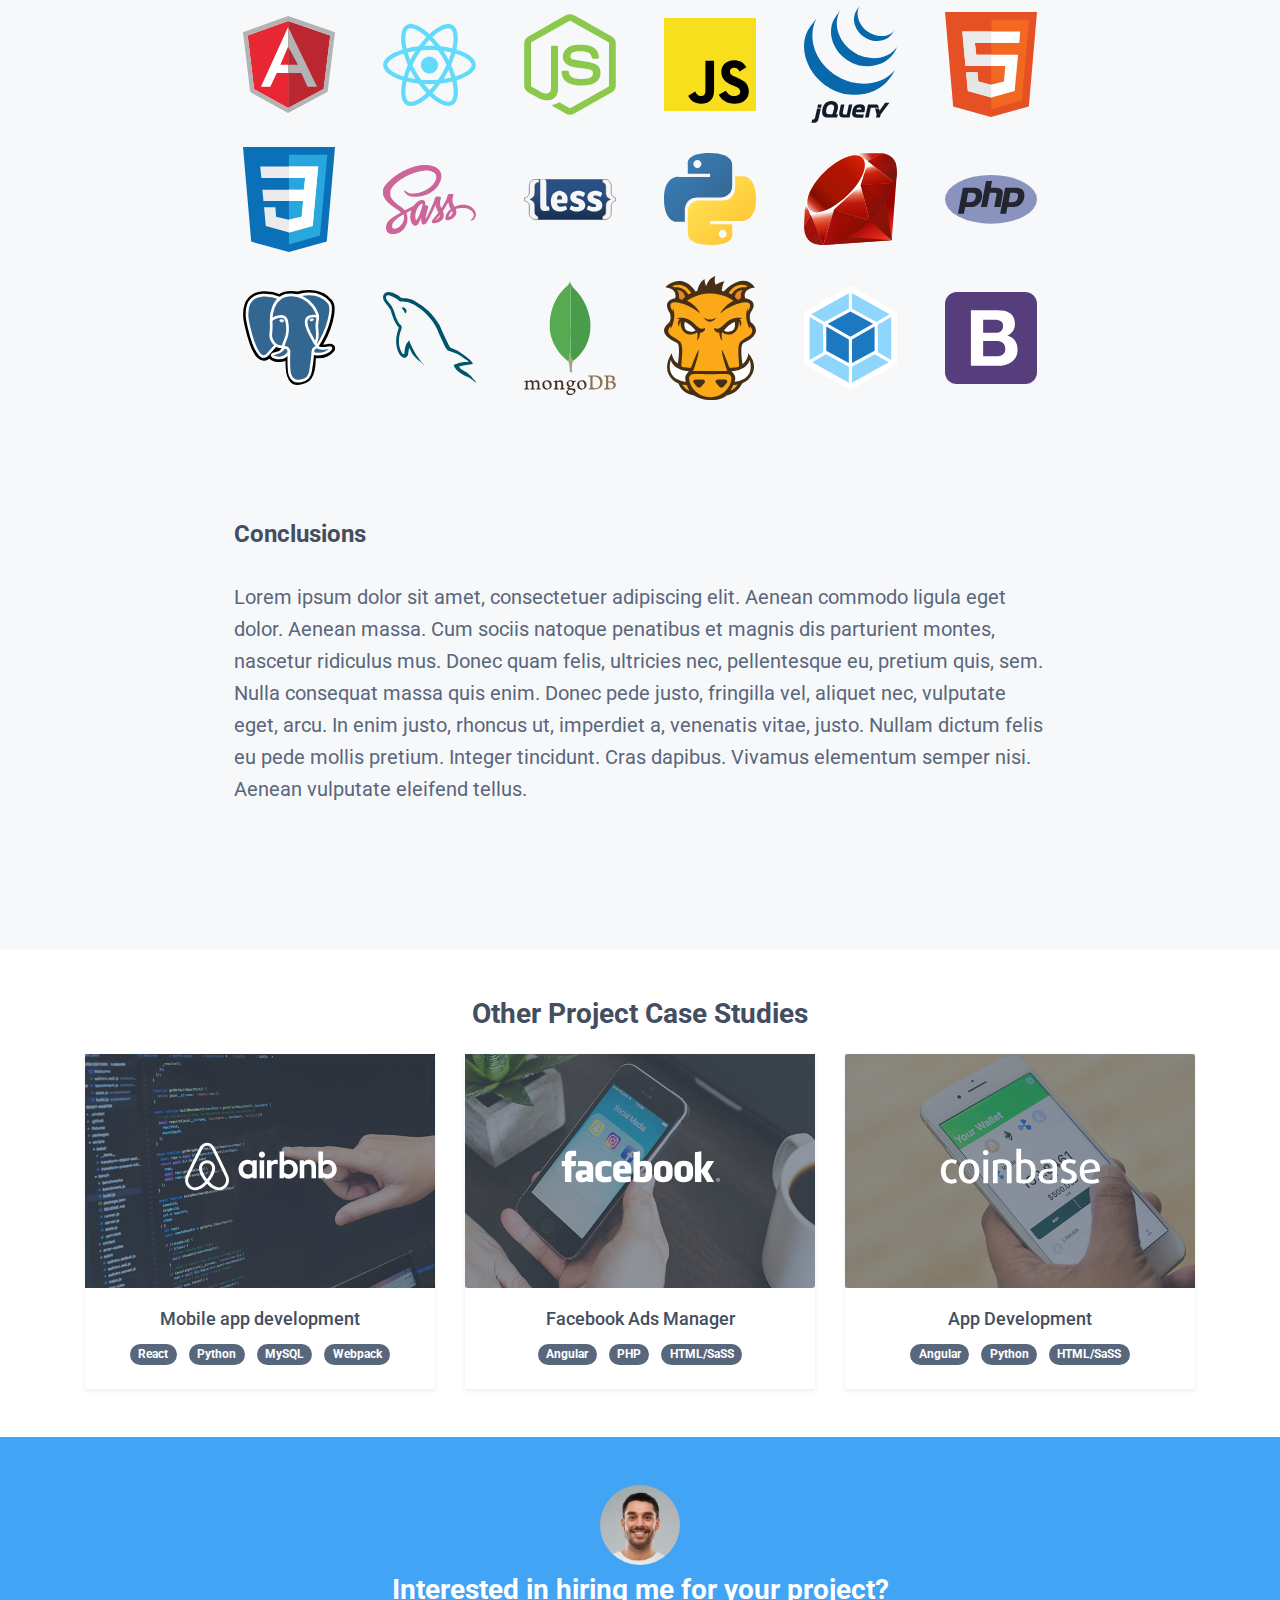
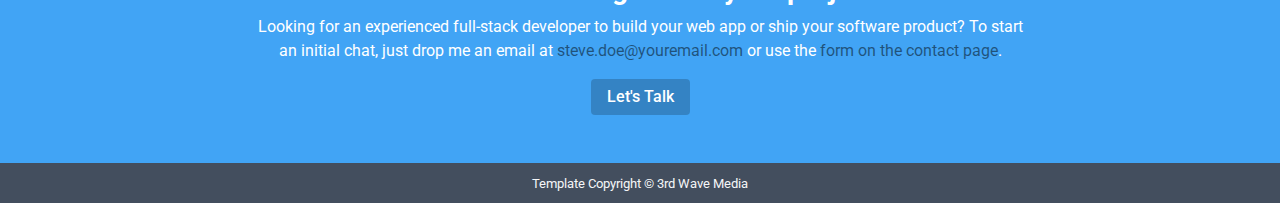
<file: project.html>
<!DOCTYPE html>
<html lang="en"> 

<!-- Mirrored from themes.3rdwavemedia.com/instance/bs4/project.html by HTTrack Website Copier/3.x [XR&CO'2014], Sun, 09 May 2021 08:56:54 GMT -->
<head>
    <title>Bootstrap 4 Portfolio Template For Developers</title>
    
    <!-- Meta -->
    <meta charset="utf-8">
    <meta http-equiv="X-UA-Compatible" content="IE=edge">
    <meta name="viewport" content="width=device-width, initial-scale=1.0">
    <meta name="description" content="Responsive Portfolio Template">
    <meta name="author" content="Xiaoying Riley at 3rd Wave Media">    
    <link rel="shortcut icon" href="favicon.ico"> 
    
    <!-- Google Font -->
    <link href='http://fonts.googleapis.com/css?family=Roboto:400,500,400italic,300italic,300,500italic,700,700italic,900,900italic' rel='stylesheet' type='text/css'>
    
    <!-- FontAwesome JS -->
    <script defer src="assets/fontawesome/js/all.js"></script>
    
    <!-- Plugins CSS -->
    <link rel="stylesheet" href="assets/plugins/lightbox/ekko-lightbox.css">
    
    
    <!-- Theme CSS -->  
    <link id="theme-style" rel="stylesheet" href="assets/css/theme-1.css">

</head> 

<body>
    
    <header class="header">
	    
        <div class="top-bar theme-bg-primary-darken">
            
            <div class="container-fluid">
            
				<nav class="navbar navbar-expand-lg navbar-dark position-relative">
					
					
					<ul class="social-list list-inline mb-0">
			            <li class="list-inline-item"><a class="text-white" href="#"><i class="fab fa-twitter fa-fw"></i></a></li>
		                <li class="list-inline-item"><a class="text-white" href="#"><i class="fab fa-linkedin-in fa-fw"></i></a></li>
		                <li class="list-inline-item"><a class="text-white" href="#"><i class="fab fa-github-alt fa-fw"></i></a></li>
		                <li class="list-inline-item"><a class="text-white" href="#"><i class="fab fa-stack-overflow fa-fw"></i></a></li>
		                <li class="list-inline-item"><a class="text-white" href="#"><i class="fab fa-codepen fa-fw"></i></a></li>
		            </ul><!--//social-list-->
					
	
					<button class="navbar-toggler" type="button" data-toggle="collapse" data-target="#navigation" aria-controls="navigation" aria-expanded="false" aria-label="Toggle navigation">
					<span class="navbar-toggler-icon"></span>
					</button>
					
					<div class="collapse navbar-collapse text-uppercase" id="navigation">
						<ul class="navbar-nav ml-lg-auto">
							<li class="nav-item mr-lg-3">
							    <a class="nav-link" href="index-2.html">About</a>
							</li>
							<li class="nav-item active mr-lg-3">
							   <a class="nav-link" href="projects.html">Projects <span class="sr-only">(current)</span></a>
							</li>
							<li class="nav-item mr-lg-3">
							    <a class="nav-link" href="talks.html">Talks</a>
							</li>
							<li class="nav-item mr-lg-3">
							    <a class="nav-link" href="blog.html">Blog</a>
							</li>
							<li class="nav-item mr-lg-3">
							    <a class="nav-link" href="resume.html">Resume</a>
							</li>
							<li class="nav-item mr-lg-3">
							    <a class="nav-link" href="contact.html">Contact</a>
							</li>
							<li class="nav-item dropdown mr-0">
							    <a class="nav-link dropdown-toggle" href="#" id="navigationLink" data-toggle="dropdown" aria-haspopup="true" aria-expanded="false">
							Pages
								</a>
								<div class="dropdown-menu dropdown-menu-right text-capitalize shadow-lg" aria-labelledby="navigationLink">
									<a class="dropdown-item" href="project.html">Project Case Study (1 Column)</a>
									<a class="dropdown-item" href="project-alt.html">Project Case Study (2 Columns)</a>
									<a class="dropdown-item" href="blog-post.html">Blog Post</a>
								</div>
							</li>
							
						</ul>
						<span id="slide-line"></span>
					</div>
					
					
					
				</nav>
            
            </div><!--//container-->
            
        </div><!--//top-bar-->
        
        <div class="header-intro theme-bg-primary text-white py-5">
	        <div class="container position-relative">		        
		        <h2 class="page-heading mb-2">Web App Development</h2>
		        <div class="page-heading-tagline">Project tagline goes here lorem ipsum dolor sit amet.</div>
		        <div class="page-heading-logo font-weight-bold position-absolute mt-4 mt-md-0"><img class="client-logo" src="assets/images/logos/logo-2-inverse.svg"></div>
	        </div><!--//container-->
        </div><!--//header-intro-->
        
    </header><!--//header-->
        
    <section class="project-wrapper single-col-max-width py-5 px-4 mx-auto">
	        <div class="section-row">
		        <div class="mb-5"><img class="img-fluid" src="assets/images/projects/project-figure-main.jpg" alt=""></div>
		        <h3 class="section-title">Project Background</h3>
		        
		        <p>Project summary goes here. Etiam rhoncus. Maecenas tempus, tellus eget condimentum rhoncus, sem quam semper libero, sit amet adipiscing sem neque sed ipsum. Nam quam nunc, blandit vel, luctus pulvinar, hendrerit id, lorem. Maecenas nec odio et ante tincidunt tempus. Donec vitae sapien ut libero venenatis faucibus. Nullam quis ante. Etiam sit amet orci eget eros faucibus tincidunt. Duis leo. Sed fringilla mauris sit amet nibh. Donec sodales sagittis magna. Sed consequat, leo eget bibendum sodales, augue velit cursus nunc, quis gravida magna mi a libero. Fusce vulputate eleifend sapien. Vestibulum purus quam, scelerisque ut, mollis sed, nonummy id, metus.</p>
		        
		        <div class="mb-5"><a class="btn btn-primary" href="https://themes.3rdwavemedia.com/" target="_blank"><i class="fas fa-external-link-alt mr-2"></i> View Live Site</a></div>
		        
		        
		        <div class="alert alert-dark">
		        This template <strong>includes the original Sketch source file</strong> for making the browser window in the carousel. The screenshots were taken from the <a href="https://themes.3rdwavemedia.com/bootstrap-templates/product/appify-bootstrap-4-admin-template-for-app-developers/" target="_blank">Bootstrap 4 admin template Appify</a>.
		        </div>
		        
		        <div id="project-carousel" class="theme-carousel carousel slide mb-5" data-ride="carousel">
			        <ol class="carousel-indicators">
						<li data-target="#project-carousel" data-slide-to="0" class="active"></li>
						<li data-target="#project-carousel" data-slide-to="1"></li>
						<li data-target="#project-carousel" data-slide-to="2"></li>
					</ol>
					
					<div class="carousel-inner">
						<div class="carousel-item active">
						    <img class="d-block w-100" src="assets/images/projects/project-slide-1.png" alt="">
						</div>
						<div class="carousel-item">
						    <img class="d-block w-100" src="assets/images/projects/project-slide-2.png" alt="">
						</div>
						<div class="carousel-item">
						    <img class="d-block w-100" src="assets/images/projects/project-slide-3.png" alt="">
						</div>
					</div>
					
					<a class="carousel-control-prev" href="#project-carousel" role="button" data-slide="prev">
						<svg width="40px" height="40px" viewBox="0 0 150 258" version="1.1" xmlns="http://www.w3.org/2000/svg" xmlns:xlink="http://www.w3.org/1999/xlink">
						    <g id="Page-1" stroke="none" stroke-width="1" fill="none" fill-rule="evenodd">
						        <g id="arrow-left" fill="#FFFFFF" fill-rule="nonzero">
						            <path d="M4.1,120.5 L121.9,4.5 C126.6,-0.2 134.2,-0.2 138.9,4.5 L146,11.6 C150.7,16.3 150.7,23.9 146,28.6 L43.7,129 L145.9,229.4 C150.6,234.1 150.6,241.7 145.9,246.4 L138.8,253.5 C134.1,258.2 126.5,258.2 121.8,253.5 L4,137.5 C-0.6,132.8 -0.6,125.2 4.1,120.5 Z" id="Shape"></path>
						        </g>
						    </g>
						</svg>
						<span class="sr-only">Previous</span>
					</a>
					<a class="carousel-control-next" href="#project-carousel" role="button" data-slide="next">
						<svg width="40px" height="40px" viewBox="0 0 150 258" version="1.1" xmlns="http://www.w3.org/2000/svg" xmlns:xlink="http://www.w3.org/1999/xlink">
						    <g id="Page-1" stroke="none" stroke-width="1" fill="none" fill-rule="evenodd">
						        <g id="arrow-right" fill="#FFFFFF" fill-rule="nonzero">
						            <path d="M145.9,137.5 L28.1,253.5 C23.4,258.2 15.8,258.2 11.1,253.5 L4,246.4 C-0.7,241.7 -0.7,234.1 4,229.4 L106.3,129 L4.1,28.6 C-0.6,23.9 -0.6,16.3 4.1,11.6 L11.2,4.5 C15.9,-0.2 23.5,-0.2 28.2,4.5 L146,120.5 C150.6,125.2 150.6,132.8 145.9,137.5 Z" id="Shape"></path>
						        </g>
						    </g>
						</svg>
						<span class="sr-only">Next</span>
					</a>
		        </div><!--//theme-carousel-->
		        
		        
	        </div><!--//section-row-->
	        
	        
	        <div class="section-row">
		        <h3 class="section-title">Challenges &amp; Requirements</h3>
		        <p>Phasellus accumsan cursus velit. Vestibulum ante ipsum primis in faucibus orci luctus et ultrices posuere cubilia Curae; Sed aliquam, nisi quis porttitor congue, elit erat euismod orci, ac placerat dolor lectus quis orci. Phasellus consectetuer vestibulum elit. Aenean tellus metus, bibendum sed, posuere ac, mattis non, nunc. Vestibulum fringilla pede sit amet augue. In turpis. Pellentesque posuere. Praesent turpis. Aenean posuere, tortor sed cursus feugiat, nunc augue blandit nunc, eu sollicitudin urna dolor sagittis lacus. </p>
		        
		        <ul class="mb-5 ml-md-5">
				  <li class="mb-3">Lorem ipsum dolor sit amet consectetuer.</li>
				  <li class="mb-3">Aenean commodo ligula eget dolor.</li>
				  <li class="mb-3">Aenean massa cum sociis natoque penatibus.</li>
				  <li>Pellentesque auctor neque nec urna.</li>
				</ul>
				
				<p>Donec elit libero, sodales nec, volutpat a, suscipit non, turpis. Nullam sagittis. Suspendisse pulvinar, augue ac venenatis condimentum, sem libero volutpat nibh, nec pellentesque velit pede quis nunc. Vestibulum ante ipsum primis in faucibus orci luctus et ultrices posuere cubilia Curae; Fusce id purus. Ut varius tincidunt libero. Phasellus dolor. Maecenas vestibulum mollis diam. Pellentesque ut neque. Pellentesque habitant morbi tristique senectus et netus et malesuada fames ac turpis egestas. In dui magna, posuere eget, vestibulum et, tempor auctor, justo. In ac felis quis tortor malesuada pretium. Pellentesque auctor neque nec urna.</p>
				<div class="row">
					<div class="figure col-lg-4 mb-3"><a href="assets/images/projects/project-figure-1.1.jpg" data-toggle="lightbox" data-gallery="gallery"><img class="img-fluid" src="assets/images/projects/project-figure-1.1.jpg" alt=""></a></div>
					<div class="figure col-lg-4 mb-3"><a href="assets/images/projects/project-figure-1.2.jpg" data-toggle="lightbox" data-gallery="gallery"><img class="img-fluid" src="assets/images/projects/project-figure-1.2.jpg" alt=""></a></div>
					<div class="figure col-lg-4 mb-3"><a href="assets/images/projects/project-figure-1.3.jpg" data-toggle="lightbox" data-gallery="gallery"><img class="img-fluid" src="assets/images/projects/project-figure-1.3.jpg" alt=""></a></div>
				</div>
				<div class="row">
					<div class="figure col-lg-3 mb-3"><a href="assets/images/projects/project-figure-2.1.png" data-toggle="lightbox" data-gallery="gallery"><img class="img-fluid" src="assets/images/projects/project-figure-2.1.png" alt=""></a></div>
					<div class="figure col-lg-3 mb-3"><a href="assets/images/projects/project-figure-2.2.png" data-toggle="lightbox" data-gallery="gallery"><img class="img-fluid" src="assets/images/projects/project-figure-2.2.png" alt=""></a></div>
					<div class="figure col-lg-3 mb-3"><a href="assets/images/projects/project-figure-2.3.png" data-toggle="lightbox" data-gallery="gallery"><img class="img-fluid" src="assets/images/projects/project-figure-2.3.png" alt=""></a></div>
					<div class="figure col-lg-3 mb-3"><a href="assets/images/projects/project-figure-2.4.png" data-toggle="lightbox" data-gallery="gallery"><img class="img-fluid" src="assets/images/projects/project-figure-2.4.png" alt=""></a></div>
				</div>
	        </div><!--//section-row-->
	        <div class="section-row">
				<h3 class="section-title">Actions &amp; Outcomes</h3>
	            <p>At vero eos et accusamus et iusto odio dignissimos ducimus qui blanditiis praesentium voluptatum deleniti atque corrupti quos dolores et quas molestias excepturi sint occaecati cupiditate non provident, similique sunt in culpa qui officia deserunt mollitia animi, id est laborum et dolorum fuga. Et harum quidem rerum facilis est et expedita distinctio. Nam libero tempore, cum soluta nobis est eligendi optio cumque nihil impedit quo minus id quod maxime placeat facere possimus, omnis voluptas assumenda est, omnis dolor repellendus.</p>
	            <ul class="list-unstyled pl-4 mb-5 ml-md-5">
				  <li class="mb-4"><i class="fas fa-check text-primary mr-3"></i>Lorem ipsum dolor sit amet consectetuer.</li>
				  <li class="mb-4"><i class="fas fa-check text-primary mr-3"></i>Aenean commodo ligula eget dolor.</li>
				  <li class="mb-4"><i class="fas fa-check text-primary mr-3"></i>Aenean massa cum sociis natoque penatibus.</li>
				  <li class="mb-4"><i class="fas fa-check text-primary mr-3"></i>Pellentesque auctor neque nec urna.</li>
				  <li class="mb-4"><i class="fas fa-check text-primary mr-3"></i>Aenean tellus metus, bibendum sed.</li>
				</ul>
				
				<p>Phasellus accumsan cursus velit. Vestibulum ante ipsum primis in faucibus orci luctus et ultrices posuere cubilia Curae; Sed aliquam, nisi quis porttitor congue, elit erat euismod orci, ac placerat dolor lectus quis orci.</p>
				
	            <div class="testimonial bg-white my-5">				        
			        <div class="position-relative p-5 shadow-sm">
				        <blockquote class="blockquote pl-4">
						  <p class="mb-4">Steve is a great developer! Sed ut perspiciatis unde omnis iste natus error sit voluptatem accusantium doloremque laudantium, totam rem aperiam, eaque ipsa quae ab illo inventore veritatis et quasi architecto.</p>
						  <i class="quote-icon fas fa-quote-left fa-lg position-absolute text-primary"></i>
						  <footer class="blockquote-footer presudo-hidden">
							   <div class="media client-profile flex-column flex-md-row">
								   <img class="mr-md-3" src="assets/images/clients/profile-2.jpg" alt="">
							       <cite title="Source" class="quote-source d-inline-block font-style-normal pt-3">
							           <span class="d-block">Cheryl Bell</span>
							           <span class="d-block">Product Manager, Dropbox</span>
							           <span class="d-block position-absolute source-link"><i class="fab fa-linkedin fa-2x mr-1" data-fa-transform="down-3"></i> <a class="text-secondary" href="#" target="_blank">View on Linkedin <i class="fas fa-external-link-alt ml-1" data-fa-transform="up-1"></i></a></span>
							       </cite>
							   </div><!--//media-->
						  </footer>
						</blockquote>
			        </div>
		        </div><!--//testimonial-->
	        </div><!--//section-row-->
            <div class="section-row">
	            <h3 class="section-title">Technologies Used</h3>
	            <p class="mb-4">This template <strong>includes majority of the web development icons</strong> you can use in your case studies. If you can't find the icon in the template package you can always download the ones you want from <a href="https://worldvectorlogo.com/" target="_blank">worldvectorlogo.com</a>. Below are some examples:</p>
                
	            <div class="webdev-icons row mb-5 align-items-center">
		            
			        <div class="webdev-icon col-4 col-md-2 mr-0 mb-4 px-4"><img class="img-fluid svg-ie-fix" src="assets/images/webdev-icons/angular.svg"></div>
			        <div class="webdev-icon col-4 col-md-2 mr-0 mb-4 px-4"><img class="img-fluid svg-ie-fix" src="assets/images/webdev-icons/react.svg"></div>
			        <div class="webdev-icon col-4 col-md-2 mr-0 mb-4 px-4"><img class="img-fluid svg-ie-fix" src="assets/images/webdev-icons/nodejs.svg"></div>
			        <div class="webdev-icon col-4 col-md-2 mr-0 mb-4 px-4"><img class="img-fluid svg-ie-fix" src="assets/images/webdev-icons/javascript.svg"></div>
			        <div class="webdev-icon col-4 col-md-2 mr-0 mb-4 px-4"><img class="img-fluid svg-ie-fix" src="assets/images/webdev-icons/jquery-alt.svg"></div>			       
			        <div class="webdev-icon col-4 col-md-2 mr-0 mb-4 px-4"><img class="img-fluid svg-ie-fix" src="assets/images/webdev-icons/html5.svg"></div>		
			        <div class="webdev-icon col-4 col-md-2 mr-0 mb-4 px-4"><img class="img-fluid svg-ie-fix" src="assets/images/webdev-icons/css3.svg"></div>		        
			        <div class="webdev-icon col-4 col-md-2 mr-0 mb-4 px-4"><img class="img-fluid svg-ie-fix" src="assets/images/webdev-icons/sass.svg"></div>
			        <div class="webdev-icon col-4 col-md-2 mr-0 mb-4 px-4"><img class="img-fluid svg-ie-fix" src="assets/images/webdev-icons/less.svg"></div>
			        <div class="webdev-icon col-4 col-md-2 mr-0 mb-4 px-4"><img class="img-fluid svg-ie-fix" src="assets/images/webdev-icons/python.svg"></div>
			        <div class="webdev-icon col-4 col-md-2 mr-0 mb-4 px-4"><img class="img-fluid svg-ie-fix" src="assets/images/webdev-icons/ruby.svg"></div>
			        <div class="webdev-icon col-4 col-md-2 mr-0 mb-4 px-4"><img class="img-fluid svg-ie-fix" src="assets/images/webdev-icons/php.svg"></div>
			        <div class="webdev-icon col-4 col-md-2 mr-0 mb-4 px-4"><img class="img-fluid svg-ie-fix" src="assets/images/webdev-icons/postgresql.svg"></div>
			        <div class="webdev-icon col-4 col-md-2 mr-0 mb-4 px-4"><img class="img-fluid svg-ie-fix" src="assets/images/webdev-icons/mysql-alt.svg"></div>
			        <div class="webdev-icon col-4 col-md-2 mr-0 mb-4 px-4"><img class="img-fluid svg-ie-fix" src="assets/images/webdev-icons/mongodb-alt.svg"></div>
			        <div class="webdev-icon col-4 col-md-2 mr-0 mb-4 px-4"><img class="img-fluid svg-ie-fix" src="assets/images/webdev-icons/grunt.svg"></div>
			        <div class="webdev-icon col-4 col-md-2 mr-0 mb-4 px-4"><img class="img-fluid svg-ie-fix" src="assets/images/webdev-icons/webpack.svg"></div>
			        <div class="webdev-icon col-4 col-md-2 mr-0 mb-4 px-4"><img class="img-fluid svg-ie-fix" src="assets/images/webdev-icons/bootstrap4.svg"></div>
			        
		        </div>
                
            </div><!--//section-row-->
            
            <div class="section-row">
		        <h3 class="section-title">Conclusions</h3>
		        <p>Lorem ipsum dolor sit amet, consectetuer adipiscing elit. Aenean commodo ligula eget dolor. Aenean massa. Cum sociis natoque penatibus et magnis dis parturient montes, nascetur ridiculus mus. Donec quam felis, ultricies nec, pellentesque eu, pretium quis, sem. Nulla consequat massa quis enim. Donec pede justo, fringilla vel, aliquet nec, vulputate eget, arcu. In enim justo, rhoncus ut, imperdiet a, venenatis vitae, justo. Nullam dictum felis eu pede mollis pretium. Integer tincidunt. Cras dapibus. Vivamus elementum semper nisi. Aenean vulputate eleifend tellus. </p>
	        </div><!--//section-row-->

    </section><!--//project-wrapper-->
    
    <section class="section pt-5 related-projects-section bg-white">
		<div class="container">
			<h3 class="section-title font-weight-bold text-center mb-4">Other Project Case Studies</h3>
			<div class="project-cards row">
				
				 <div class="col-12 col-lg-4">
					<div class="card rounded-0 border-0 shadow-sm mb-5 mb-lg-0">
						<div class="card-img-container position-relative">
							<img class="card-img-top rounded-0" src="assets/images/projects/project-3-thumb.jpg" alt="">
							<div class="card-img-overlay overlay-logo text-center">
								<div class="project-logo"><img class="img-fluid w-50" src="assets/images/logos/logo-3-inverse.svg"></div>
							</div>
							<a class="card-img-overlay overlay-content text-left p-lg-4" href="project.html">
								<h5 class="card-title font-weight-bold">Client: Airbnb</h5>
							    <p class="card-text">Project summary goes here. Lorem ipsum dolor sit amet, consectetur adipiscing elit. Quisque vel sapien quis nulla dictum euismod...</p>
							</a>
						</div>
						<div class="card-body pb-0">
							<h4 class="card-title text-truncate text-center mb-0"><a href="project.html">Mobile app development</a></h4>
						</div>
						
						<div class="card-footer border-0 text-center bg-white pb-4">
							<ul class="list-inline mb-0 mx-auto">
						        <li class="list-inline-item"><span class="badge badge-secondary badge-pill">React</span></li>
						        <li class="list-inline-item"><span class="badge badge-secondary badge-pill" >Python</span></li>
						        <li class="list-inline-item"><span class="badge badge-secondary badge-pill">MySQL</span></li>
						        <li class="list-inline-item"><span class="badge badge-secondary badge-pill">Webpack</span></li>
							</ul>
					    </div>
				    </div><!--//card-->
		        </div>
		        <div class="col-12 col-lg-4">
					<div class="card rounded-0 border-0 shadow-sm mb-5">
						<div class="card-img-container position-relative">
							<img class="card-img-top rounded-0" src="assets/images/projects/project-7-thumb.jpg" alt="">
							<div class="card-img-overlay overlay-logo text-center">
								<div class="project-logo"><img class="img-fluid w-50" src="assets/images/logos/logo-7-inverse.svg"></div>
							</div>
							<a class="card-img-overlay overlay-content text-left p-lg-4" href="project.html">
								<h5 class="card-title font-weight-bold">Client: Facebook</h5>
							    <p class="card-text">Project summary goes here. Lorem ipsum dolor sit amet, consectetur adipiscing elit. Quisque vel sapien quis nulla dictum euismod...</p>
							</a>
						</div>
						<div class="card-body pb-0">
							<h4 class="card-title text-truncate text-center mb-0"><a href="project.html">Facebook Ads Manager</a></h4>
						</div>
						
						<div class="card-footer border-0 text-center bg-white pb-4">
							<ul class="list-inline mb-0 mx-auto">
						        <li class="list-inline-item"><span class="badge badge-secondary badge-pill">Angular</span></li>
						        <li class="list-inline-item"><span class="badge badge-secondary badge-pill">PHP</span></li>
						        <li class="list-inline-item"><span class="badge badge-secondary badge-pill">HTML/SaSS</span></li>
							</ul>
					    </div>
				    </div><!--//card-->
		        </div>
		        <div class="col-12 col-lg-4">
					<div class="card rounded-0 border-0 shadow-sm mb-5">
						<div class="card-img-container position-relative">
							<img class="card-img-top rounded-0" src="assets/images/projects/project-9-thumb.jpg" alt="">
							<div class="card-img-overlay overlay-logo text-center">
								<div class="project-logo"><img class="img-fluid w-50" src="assets/images/logos/logo-9-inverse.svg"></div>
							</div>
							<a class="card-img-overlay overlay-content text-left p-lg-4" href="project.html">
								<h5 class="card-title font-weight-bold">Client: Coinbase</h5>
							    <p class="card-text">Project summary goes here. Lorem ipsum dolor sit amet, consectetur adipiscing elit. Quisque vel sapien quis nulla dictum euismod...</p>
							</a>
						</div>
						<div class="card-body pb-0">
							<h4 class="card-title text-truncate text-center mb-0"><a href="project.html">App Development</a></h4>
						</div>
						
						<div class="card-footer border-0 text-center bg-white pb-4">
							<ul class="list-inline mb-0 mx-auto">
						        <li class="list-inline-item"><span class="badge badge-secondary badge-pill">Angular</span></li>
						        <li class="list-inline-item"><span class="badge badge-secondary badge-pill">Python</span></li>
						        <li class="list-inline-item"><span class="badge badge-secondary badge-pill">HTML/SaSS</span></li>
							</ul>
					    </div>
				    </div><!--//card-->
		        </div>
		       
			    
	        </div><!--//row-->
		</div><!--//container-->
	</section>
    
        
	<section class="section py-5 bg-primary text-white">
		<div class="container">
			<div class="text-center">
			    <img class="profile-small d-inline-block mx-auto rounded-circle mb-2" src="assets/images/profile.jpg" alt="">
		    </div>
		    <h3 class="section-title font-weight-bold text-center mb-2">Interested in hiring me for your project?</h3>
		    <div class="section-intro mx-auto text-center mb-3">
			    Looking for an experienced full-stack developer to build your web app or ship your software product? To start an initial chat, just drop me an email at <a class="link-on-bg" href="#">steve.doe@youremail.com</a> or use the <a class="link-on-bg" href="contact.html">form on the contact page</a>.
		    </div>
		    <div class="text-center">
		        <a class="theme-btn-on-bg btn" href="contact.html">Let's Talk</a>
		    </div>
		</div><!--//container-->
	</section>
	
	<footer class="footer text-light text-center py-2">
	    <small class="copyright">Template Copyright &copy; <a class="text-light" href="https://themes.3rdwavemedia.com/" target="_blank">3rd Wave Media</a></small>
    </footer>
    
    
    <!-- *****CONFIGURE STYLE (REMOVE ON YOUR PRODUCTION SITE)****** -->  
    <div id="config-panel" class="config-panel d-none d-lg-block">
        <div class="panel-inner">
            <a id="config-trigger" class="config-trigger config-panel-hide text-center" href="#"><i class="fas fa-cog mx-auto" data-fa-transform="down-6" ></i></a>
            <h5 class="panel-title">Choose Colour</h5>
            <ul id="color-options" class="list-inline mb-0">
                <li class="theme-1 active list-inline-item"><a data-style="assets/css/theme-1.css" data-chart="#00BCD4" href="#"></a></li>
                <li class="theme-2  list-inline-item"><a data-style="assets/css/theme-2.css" href="#"></a></li>
                <li class="theme-3  list-inline-item"><a data-style="assets/css/theme-3.css" href="#"></a></li>
                <li class="theme-4  list-inline-item"><a data-style="assets/css/theme-4.css" href="#"></a></li>
                <li class="theme-5  list-inline-item"><a data-style="assets/css/theme-5.css" href="#"></a></li>
                <li class="theme-6  list-inline-item"><a data-style="assets/css/theme-6.css" href="#"></a></li>
                <li class="theme-7  list-inline-item"><a data-style="assets/css/theme-7.css" href="#"></a></li>
                <li class="theme-8  list-inline-item"><a data-style="assets/css/theme-8.css" href="#"></a></li>
                <li class="theme-9  list-inline-item"><a data-style="assets/css/theme-9.css" href="#"></a></li>
                <li class="theme-10  list-inline-item"><a data-style="assets/css/theme-10.css" href="#"></a></li>
                <li class="theme-11  list-inline-item"><a data-style="assets/css/theme-11.css" href="#"></a></li>
                <li class="theme-12  list-inline-item"><a data-style="assets/css/theme-12.css" href="#"></a></li>
            </ul>
            <a id="config-close" class="close" href="#"><i class="fa fa-times-circle"></i></a>
        </div><!--//panel-inner-->
    </div><!--//configure-panel-->

       
    <!-- Javascript -->          
    <script type="text/javascript" src="assets/plugins/jquery-3.4.1.min.js"></script>
    <script type="text/javascript" src="assets/plugins/popper.min.js"></script> 
    <script type="text/javascript" src="assets/plugins/bootstrap/js/bootstrap.min.js"></script>  
    <script type="text/javascript" src="assets/plugins/back-to-top.js"></script>    
    
    <!--Page Specific JS -->
    <script type="text/javascript" src="assets/plugins/lightbox/ekko-lightbox.min.js"></script>

    <!-- Custom JS -->
    <script type="text/javascript" src="assets/js/main.js"></script>
    <script type="text/javascript" src="assets/js/lightbox-custom.js"></script>
    
    <!-- Style Switcher (REMOVE ON YOUR PRODUCTION SITE) -->
    <script src="assets/js/demo/style-switcher.js"></script>     
    

</body>

<!-- Mirrored from themes.3rdwavemedia.com/instance/bs4/project.html by HTTrack Website Copier/3.x [XR&CO'2014], Sun, 09 May 2021 08:57:08 GMT -->
</html>
</file>
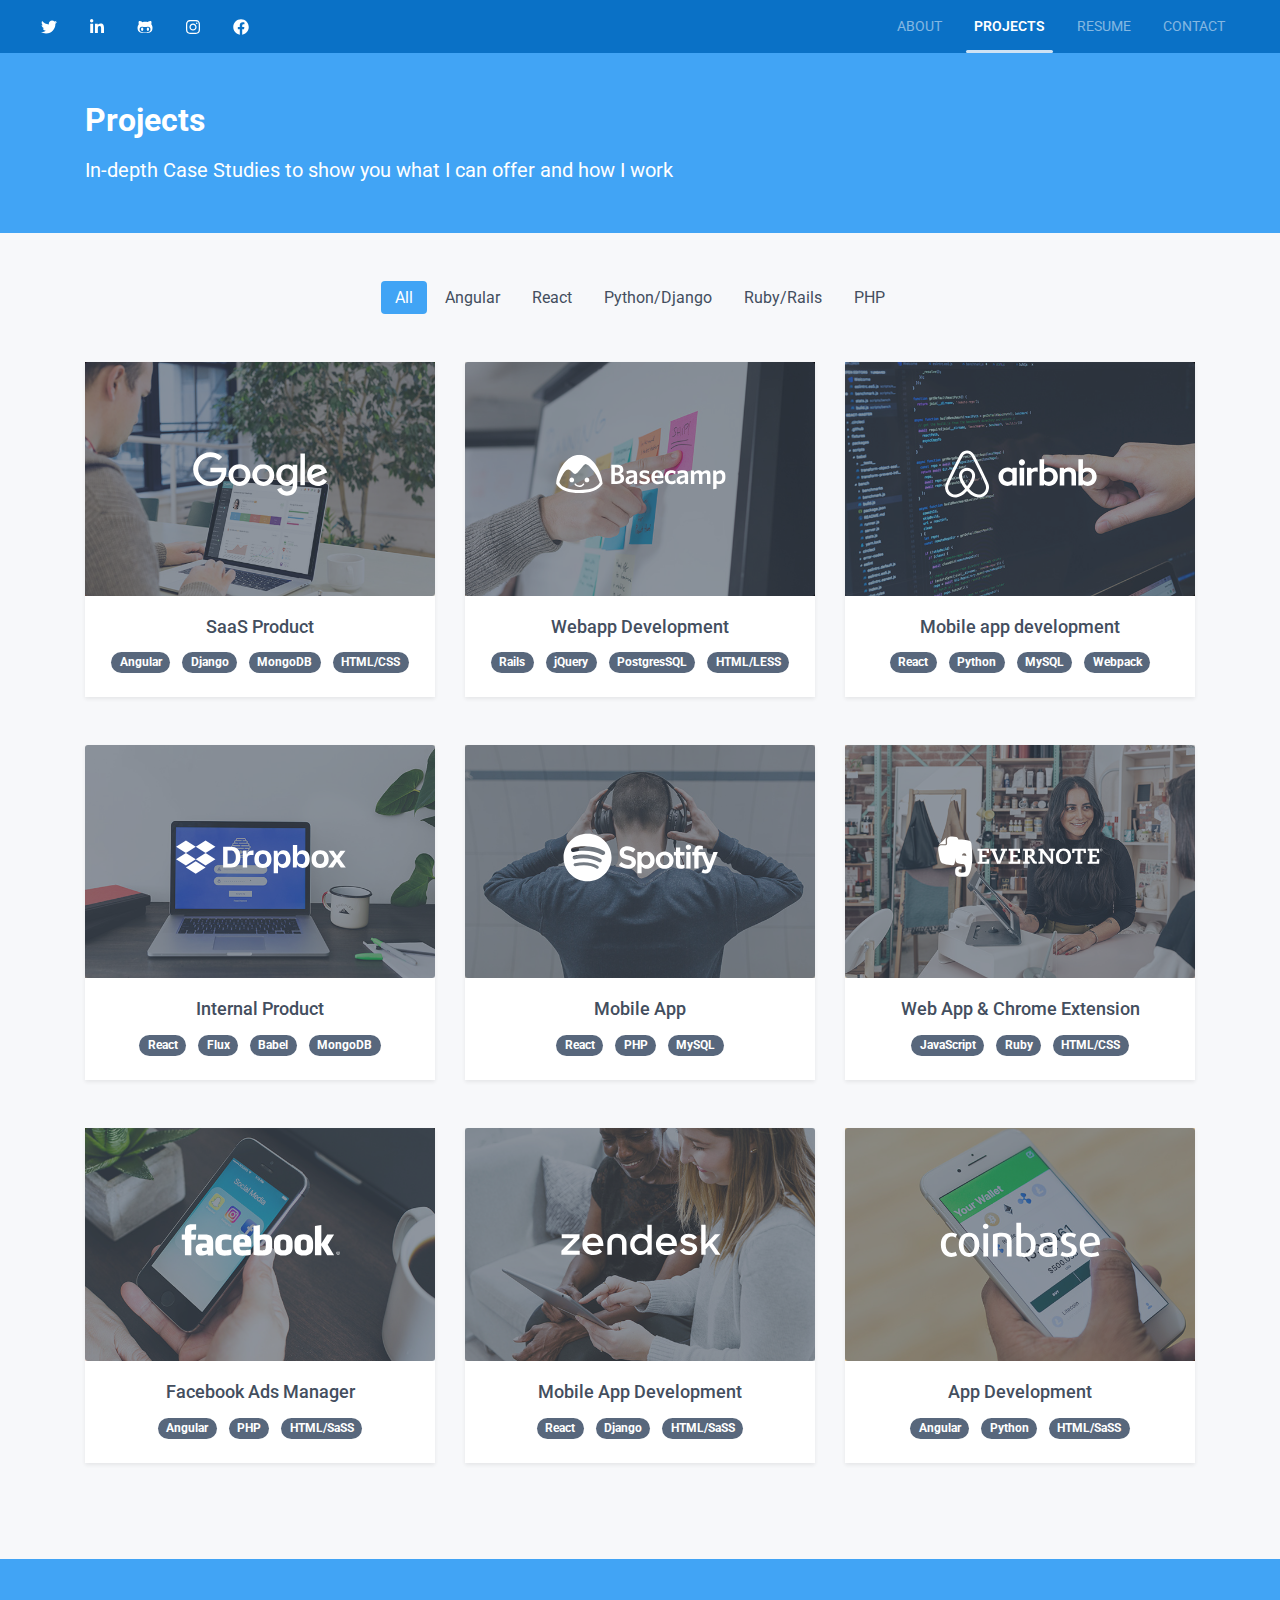
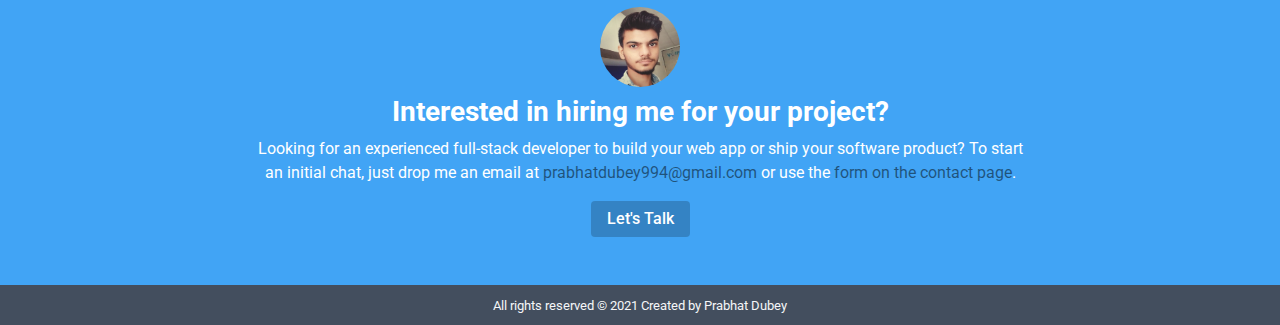
<file: projects.html>
<!DOCTYPE html>
<html lang="en"> 

<head>
    <title>Prabhat Dubey || PHP Laravel Developer</title>
    
    <!-- Meta -->
    <meta charset="utf-8">
    <meta http-equiv="X-UA-Compatible" content="IE=edge">
    <meta name="viewport" content="width=device-width, initial-scale=1.0">
    <meta name="description" content="I am a Front End/Back End developer with industry experience building websites and web applications. I specialize in Python and have professional experience working with Python and PHP. I also have experience working with HTML, CSS, jQUERY, AJAX, Bootstrap and codeigniter, LARAVEL, Django. I have 2 year experience in Rest Full API .">
    <meta name="author" content="Prabhat Dubey">    
    <link rel="shortcut icon" href="favicon.ico"> 
    
    <!-- Google Font -->
    <link href='http://fonts.googleapis.com/css?family=Roboto:400,500,400italic,300italic,300,500italic,700,700italic,900,900italic' rel='stylesheet' type='text/css'>
    
    <!-- FontAwesome JS -->
    <script defer src="assets/fontawesome/js/all.js"></script>
    
    <!-- Plugins CSS -->
    <link rel="stylesheet" href="assets/plugins/flickity/flickity.min.css">
    
    
    <!-- Theme CSS -->  
    <link id="theme-style" rel="stylesheet" href="assets/css/theme-1.css">
     <!-- Javascript -->          
    <script type="text/javascript" src="assets/plugins/jquery-3.4.1.min.js"></script>
    <script type="text/javascript" src="assets/plugins/popper.min.js"></script> 
    <script type="text/javascript" src="assets/plugins/bootstrap/js/bootstrap.min.js"></script>  
    <script type="text/javascript" src="assets/plugins/back-to-top.js"></script>    
    
</head> 

<body>
    
    <header class="header">
	    
        <div class="top-bar theme-bg-primary-darken">
            
            <div class="container-fluid">
            
				<nav class="navbar navbar-expand-lg navbar-dark position-relative">
					
					
					<ul class="social-list list-inline mb-0">
			            <li class="list-inline-item"><a class="text-white" href="https://twitter.com/prabhatdubey26" target="_blank"><i class="fab fa-twitter fa-fw"></i></a></li>
		                <li class="list-inline-item"><a class="text-white" href="https://www.linkedin.com/in/prabhatdubey26/" target="_blank"><i class="fab fa-linkedin-in fa-fw"></i></a></li>
		                <li class="list-inline-item"><a class="text-white" href="https://github.com/prabhattech" target="_blank"><i class="fab fa-github-alt fa-fw"></i></a></li>
		                <li class="list-inline-item"><a class="text-white" href="https://www.instagram.com/prabhatdubey26/" target="_blank"><i class="fab fa-instagram fa-fw"></i></a></li>
		                <li class="list-inline-item"><a class="text-white" href="https://www.facebook.com/prabhatdubey26" target="_blank"><i class="fab fa-facebook fa-fw"></i></a></li>
		            </ul><!--//social-list-->
					
	
					<button class="navbar-toggler" type="button" data-toggle="collapse" data-target="#navigation" aria-controls="navigation" aria-expanded="false" aria-label="Toggle navigation">
					<span class="navbar-toggler-icon"></span>
					</button>
					
					<div class="collapse navbar-collapse text-uppercase" id="navigation">
						<ul class="navbar-nav ml-lg-auto">
							<li class="nav-item  mr-lg-3">
							    <a class="nav-link" href="index">About</a>
							</li>
							<li class="nav-item active mr-lg-3">
							   <a class="nav-link" href="projects">Projects</a>
							</li>
							<!-- <li class="nav-item mr-lg-3">
							    <a class="nav-link" href="talks.html">Talks</a>
							</li>
							<li class="nav-item mr-lg-3">
							    <a class="nav-link" href="blog.html">Blog</a>
							</li> -->
							<li class="nav-item mr-lg-3">
							    <a class="nav-link" href="resume">Resume</a>
							</li>
							<li class="nav-item mr-lg-3">
							    <a class="nav-link" href="contact">Contact</a>
							</li>
							<!-- <li class="nav-item dropdown mr-0">
							    <a class="nav-link dropdown-toggle" href="#" id="navigationLink" data-toggle="dropdown" aria-haspopup="true" aria-expanded="false">
							Pages
								</a>
								<div class="dropdown-menu dropdown-menu-right text-capitalize shadow-lg" aria-labelledby="navigationLink">
									<a class="dropdown-item" href="project.html">Project Case Study (1 Column)</a>
									<a class="dropdown-item" href="project-alt.html">Project Case Study (2 Columns)</a>
									<a class="dropdown-item" href="blog-post.html">Blog Post</a>
								</div>
							</li> -->
							
						</ul>
						<span id="slide-line"></span>
					</div>
					
					
					
				</nav>
            
            </div><!--//container-->
            
        </div><!--//top-bar-->

        <div class="header-intro theme-bg-primary text-white py-5">
	        <div class="container">
		        <h2 class="page-heading mb-3">Projects</h2>
		        <div class="page-heading-tagline">In-depth Case Studies to show you what I can offer and how I work</div>
		        
	        </div><!--//container-->
        </div><!--//header-intro-->
        
    </header><!--//header-->
        
    <section class="section pt-5">
        <div class="container">
	        <div class="text-center">
		        <ul id="filters" class="filters mb-5 mx-auto pl-0">
	                <li class="type active" data-filter="*">All</li>
	                <li class="type" data-filter=".angular">Angular</li>
	                <li class="type" data-filter=".react">React</li>
	                <li class="type" data-filter=".python-django">Python/Django</li>
	                <li class="type" data-filter=".ruby-rails">Ruby/Rails</li>
	                <li class="type" data-filter=".php">PHP</li>
	            </ul><!--//filters-->
	        </div>
	        
	        <div class="project-cards row mb-5 isotope">
		        <div class="isotope-item col-12 col-lg-4 angular python-django">
					<div class="card rounded-0 border-0 shadow-sm mb-5">
						<div class="card-img-container position-relative">
							<img class="card-img-top rounded-0" src="assets/images/projects/project-1-thumb.jpg" alt="">
							<div class="card-img-overlay overlay-logo text-center">
								<div class="project-logo"><img class="img-fluid w-50" src="assets/images/logos/logo-1-inverse.svg"></div>
							</div>
							<a class="card-img-overlay overlay-content text-left p-lg-4" href="project.html">
								<h5 class="card-title font-weight-bold">Client: Google</h5>
							    <p class="card-text">Project summary goes here. Lorem ipsum dolor sit amet, consectetur adipiscing elit. Quisque vel sapien quis nulla dictum euismod...</p>
							</a>
						</div>
						<div class="card-body pb-0">
							<h4 class="card-title text-truncate text-center mb-0"><a href="project.html">SaaS Product</a></h4>
						</div>
						
						<div class="card-footer border-0 text-center bg-white pb-4">
							<ul class="list-inline mb-0 mx-auto">
						        <li class="list-inline-item"><span class="badge badge-secondary badge-pill">Angular</span></li>
						        <li class="list-inline-item"><span class="badge badge-secondary badge-pill" >Django</span></li>
						        <li class="list-inline-item"><span class="badge badge-secondary badge-pill">MongoDB</span></li>
						        <li class="list-inline-item"><span class="badge badge-secondary badge-pill">HTML/CSS</span></li>
							</ul>
					    </div>
				    </div><!--//card-->
		        </div><!--//isotope-item-->
		        
		        <div class="isotope-item col-12 col-lg-4 ruby-rails">
					<div class="card rounded-0 border-0 shadow-sm mb-5">
						<div class="card-img-container position-relative">
							<img class="card-img-top rounded-0" src="assets/images/projects/project-2-thumb.jpg" alt="">
							<div class="card-img-overlay overlay-logo text-center">
								<div class="project-logo"><img class="img-fluid w-50" src="assets/images/logos/logo-2-inverse.svg"></div>
							</div>
							<a class="card-img-overlay overlay-content text-left p-lg-4" href="project.html">
								<h5 class="card-title font-weight-bold">Client: Basecamp</h5>
							    <p class="card-text">Project summary goes here. Lorem ipsum dolor sit amet, consectetur adipiscing elit. Quisque vel sapien quis nulla dictum euismod...</p>
							</a>
						</div>
						<div class="card-body pb-0">
							<h4 class="card-title text-truncate text-center mb-0"><a href="project.html">Webapp Development</a></h4>
						</div>
						
						<div class="card-footer border-0 text-center bg-white pb-4">
							<ul class="list-inline mb-0 mx-auto">
						        <li class="list-inline-item"><span class="badge badge-secondary badge-pill" >Rails</span></li>
						        <li class="list-inline-item"><span class="badge badge-secondary badge-pill">jQuery</span></li>
						        <li class="list-inline-item"><span class="badge badge-secondary badge-pill">PostgresSQL</span></li>
						        <li class="list-inline-item"><span class="badge badge-secondary badge-pill">HTML/LESS</span></li>
							</ul>
					    </div>
				    </div><!--//card-->
		        </div><!--//isotope-item-->
		        
		        <div class="isotope-item col-12 col-lg-4 react python-django">
					<div class="card rounded-0 border-0 shadow-sm mb-5">
						<div class="card-img-container position-relative">
							<img class="card-img-top rounded-0" src="assets/images/projects/project-3-thumb.jpg" alt="">
							<div class="card-img-overlay overlay-logo text-center">
								<div class="project-logo"><img class="img-fluid w-50" src="assets/images/logos/logo-3-inverse.svg"></div>
							</div>
							<a class="card-img-overlay overlay-content text-left p-lg-4" href="project.html">
								<h5 class="card-title font-weight-bold">Client: Airbnb</h5>
							    <p class="card-text">Project summary goes here. Lorem ipsum dolor sit amet, consectetur adipiscing elit. Quisque vel sapien quis nulla dictum euismod...</p>
							</a>
						</div>
						<div class="card-body pb-0">
							<h4 class="card-title text-truncate text-center mb-0"><a href="project.html">Mobile app development</a></h4>
						</div>
						
						<div class="card-footer border-0 text-center bg-white pb-4">
							<ul class="list-inline mb-0 mx-auto">
						        <li class="list-inline-item"><span class="badge badge-secondary badge-pill">React</span></li>
						        <li class="list-inline-item"><span class="badge badge-secondary badge-pill" >Python</span></li>
						        <li class="list-inline-item"><span class="badge badge-secondary badge-pill">MySQL</span></li>
						        <li class="list-inline-item"><span class="badge badge-secondary badge-pill">Webpack</span></li>
							</ul>
					    </div>
				    </div><!--//card-->
		        </div><!--//isotope-item-->
		        
		        <div class="isotope-item col-12 col-lg-4 react">
					<div class="card rounded-0 border-0 shadow-sm mb-5">
						<div class="card-img-container position-relative">
							<img class="card-img-top rounded-0" src="assets/images/projects/project-4-thumb.jpg" alt="">
							<div class="card-img-overlay overlay-logo text-center">
								<div class="project-logo"><img class="img-fluid w-50" src="assets/images/logos/logo-4-inverse.svg"></div>
							</div>
							<a class="card-img-overlay overlay-content text-left p-lg-4" href="project.html">
								<h5 class="card-title font-weight-bold">Client: Dropbox</h5>
							    <p class="card-text">Project summary goes here. Lorem ipsum dolor sit amet, consectetur adipiscing elit. Quisque vel sapien quis nulla dictum euismod...</p>
							</a>
						</div>
						<div class="card-body pb-0">
							<h4 class="card-title text-truncate text-center mb-0"><a href="project.html">Internal Product</a></h4>
						</div>
						
						<div class="card-footer border-0 text-center bg-white pb-4">
							<ul class="list-inline mb-0 mx-auto">
						        <li class="list-inline-item"><span class="badge badge-secondary badge-pill">React</span></li>
						        <li class="list-inline-item"><span class="badge badge-secondary badge-pill">Flux</span></li>
						        <li class="list-inline-item"><span class="badge badge-secondary badge-pill">Babel</span></li>
						        <li class="list-inline-item"><span class="badge badge-secondary badge-pill">MongoDB</span></li>
							</ul>
					    </div>
				    </div><!--//card-->
		        </div><!--//isotope-item-->
		        
		        <div class="isotope-item col-12 col-lg-4 react php">
					<div class="card rounded-0 border-0 shadow-sm mb-5">
						<div class="card-img-container position-relative">
							<img class="card-img-top rounded-0" src="assets/images/projects/project-5-thumb.jpg" alt="">
							<div class="card-img-overlay overlay-logo text-center">
								<div class="project-logo"><img class="img-fluid w-50" src="assets/images/logos/logo-5-inverse.svg"></div>
							</div>
							<a class="card-img-overlay overlay-content text-left p-lg-4" href="project.html">
								<h5 class="card-title font-weight-bold">Client: Spotify</h5>
							    <p class="card-text">Project summary goes here. Lorem ipsum dolor sit amet, consectetur adipiscing elit. Quisque vel sapien quis nulla dictum euismod...</p>
							</a>
						</div>
						<div class="card-body pb-0">
							<h4 class="card-title text-truncate text-center mb-0"><a href="project.html">Mobile App</a></h4>
						</div>
						
						<div class="card-footer border-0 text-center bg-white pb-4">
							<ul class="list-inline mb-0 mx-auto">
						        <li class="list-inline-item"><span class="badge badge-secondary badge-pill">React</span></li>
						        <li class="list-inline-item"><span class="badge badge-secondary badge-pill">PHP</span></li>
						        <li class="list-inline-item"><span class="badge badge-secondary badge-pill">MySQL</span></li>
							</ul>
					    </div>
				    </div><!--//card-->
		        </div><!--//isotope-item-->
		        
		        <div class="isotope-item col-12 col-lg-4 ruby-rails">
					<div class="card rounded-0 border-0 shadow-sm mb-5">
						<div class="card-img-container position-relative">
							<img class="card-img-top rounded-0" src="assets/images/projects/project-6-thumb.jpg" alt="">
							<div class="card-img-overlay overlay-logo text-center">
								<div class="project-logo"><img class="img-fluid w-50" src="assets/images/logos/logo-6-inverse.svg"></div>
							</div>
							<a class="card-img-overlay overlay-content text-left p-lg-4" href="project.html">
								<h5 class="card-title font-weight-bold">Client: Evernote</h5>
							    <p class="card-text">Project summary goes here. Lorem ipsum dolor sit amet, consectetur adipiscing elit. Quisque vel sapien quis nulla dictum euismod...</p>
							</a>
						</div>
						<div class="card-body pb-0">
							<h4 class="card-title text-truncate text-center mb-0"><a href="project.html">Web App &amp; Chrome Extension</a></h4>
						</div>
						
						<div class="card-footer border-0 text-center bg-white pb-4">
							<ul class="list-inline mb-0 mx-auto">
						        <li class="list-inline-item"><span class="badge badge-secondary badge-pill">JavaScript</span></li>
						        <li class="list-inline-item"><span class="badge badge-secondary badge-pill">Ruby</span></li>
						        <li class="list-inline-item"><span class="badge badge-secondary badge-pill">HTML/CSS</span></li>
							</ul>
					    </div>
				    </div><!--//card-->
		        </div><!--//isotope-item-->
		        
		        <div class="isotope-item col-12 col-lg-4 angular php">
					<div class="card rounded-0 border-0 shadow-sm mb-5">
						<div class="card-img-container position-relative">
							<img class="card-img-top rounded-0" src="assets/images/projects/project-7-thumb.jpg" alt="">
							<div class="card-img-overlay overlay-logo text-center">
								<div class="project-logo"><img class="img-fluid w-50" src="assets/images/logos/logo-7-inverse.svg"></div>
							</div>
							<a class="card-img-overlay overlay-content text-left p-lg-4" href="project.html">
								<h5 class="card-title font-weight-bold">Client: Facebook</h5>
							    <p class="card-text">Project summary goes here. Lorem ipsum dolor sit amet, consectetur adipiscing elit. Quisque vel sapien quis nulla dictum euismod...</p>
							</a>
						</div>
						<div class="card-body pb-0">
							<h4 class="card-title text-truncate text-center mb-0"><a href="project.html">Facebook Ads Manager</a></h4>
						</div>
						
						<div class="card-footer border-0 text-center bg-white pb-4">
							<ul class="list-inline mb-0 mx-auto">
						        <li class="list-inline-item"><span class="badge badge-secondary badge-pill">Angular</span></li>
						        <li class="list-inline-item"><span class="badge badge-secondary badge-pill">PHP</span></li>
						        <li class="list-inline-item"><span class="badge badge-secondary badge-pill">HTML/SaSS</span></li>
							</ul>
					    </div>
				    </div><!--//card-->
		        </div><!--//isotope-item-->
		        
		        <div class="isotope-item col-12 col-lg-4 react python-django">
					<div class="card rounded-0 border-0 shadow-sm mb-5">
						<div class="card-img-container position-relative">
							<img class="card-img-top rounded-0" src="assets/images/projects/project-8-thumb.jpg" alt="">
							<div class="card-img-overlay overlay-logo text-center">
								<div class="project-logo"><img class="img-fluid w-50" src="assets/images/logos/logo-8-inverse.svg"></div>
							</div>
							<a class="card-img-overlay overlay-content text-left p-lg-4" href="project.html">
								<h5 class="card-title font-weight-bold">Client: Zendesk</h5>
							    <p class="card-text">Project summary goes here. Lorem ipsum dolor sit amet, consectetur adipiscing elit. Quisque vel sapien quis nulla dictum euismod...</p>
							</a>
						</div>
						<div class="card-body pb-0">
							<h4 class="card-title text-truncate text-center mb-0"><a href="project.html">Mobile App Development</a></h4>
						</div>
						
						<div class="card-footer border-0 text-center bg-white pb-4">
							<ul class="list-inline mb-0 mx-auto">
						        <li class="list-inline-item"><span class="badge badge-secondary badge-pill">React</span></li>
						        <li class="list-inline-item"><span class="badge badge-secondary badge-pill">Django</span></li>
						        <li class="list-inline-item"><span class="badge badge-secondary badge-pill">HTML/SaSS</span></li>
							</ul>
					    </div>
				    </div><!--//card-->
		        </div><!--//isotope-item-->
		        
		        
		        <div class="isotope-item col-12 col-lg-4 angular python-django">
					<div class="card rounded-0 border-0 shadow-sm mb-5">
						<div class="card-img-container position-relative">
							<img class="card-img-top rounded-0" src="assets/images/projects/project-9-thumb.jpg" alt="">
							<div class="card-img-overlay overlay-logo text-center">
								<div class="project-logo"><img class="img-fluid w-50" src="assets/images/logos/logo-9-inverse.svg"></div>
							</div>
							<a class="card-img-overlay overlay-content text-left p-lg-4" href="project.html">
								<h5 class="card-title font-weight-bold">Client: Coinbase</h5>
							    <p class="card-text">Project summary goes here. Lorem ipsum dolor sit amet, consectetur adipiscing elit. Quisque vel sapien quis nulla dictum euismod...</p>
							</a>
						</div>
						<div class="card-body pb-0">
							<h4 class="card-title text-truncate text-center mb-0"><a href="project.html">App Development</a></h4>
						</div>
						
						<div class="card-footer border-0 text-center bg-white pb-4">
							<ul class="list-inline mb-0 mx-auto">
						        <li class="list-inline-item"><span class="badge badge-secondary badge-pill">Angular</span></li>
						        <li class="list-inline-item"><span class="badge badge-secondary badge-pill">Python</span></li>
						        <li class="list-inline-item"><span class="badge badge-secondary badge-pill">HTML/SaSS</span></li>
							</ul>
					    </div>
				    </div><!--//card-->
		        </div><!--//isotope-item-->
			    
	        </div><!--//row-->

        </div><!--//container-->
    </section><!--//section-->
<section class="section-cta py-5 bg-primary text-white">
		<div class="container">
			<div class="text-center">
			    <img class="profile-small d-inline-block mx-auto rounded-circle mb-2" src="assets/images/prabhat.jpg" alt="">
		    </div>
		    <h3 class="section-title font-weight-bold text-center mb-2">Interested in hiring me for your project?</h3>
		    <div class="section-intro mx-auto text-center mb-3">
			    Looking for an experienced full-stack developer to build your web app or ship your software product? To start an initial chat, just drop me an email at <a class="link-on-bg" href="#">prabhatdubey994@gmail.com</a> or use the <a class="link-on-bg" href="contact">form on the contact page</a>.
		    </div>
		    <div class="text-center">
		        <a class="theme-btn-on-bg btn" href="contact">Let's Talk</a>
		    </div>
		</div><!--//container-->
	</section>
    
    <footer class="footer text-light text-center py-2">
	    <small class="copyright">All rights reserved &copy; 2021 Created by Prabhat Dubey<a class="text-light" href="#" target="_blank"></a></small>
    </footer>
    
    
  
       
   
    <!-- Page Specific JS -->
    <script type="text/javascript" src="assets/plugins/flickity/flickity.pkgd.min.js"></script> 

    <!-- Custom JS -->
    <script type="text/javascript" src="assets/js/main.js"></script>
    <script type="text/javascript" src="assets/js/flickity-custom.js"></script>
    
    <!-- Style Switcher (REMOVE ON YOUR PRODUCTION SITE) -->
    <script type="text/javascript" src="assets/js/demo/style-switcher.js"></script>     
    

</body>

<!-- Mirrored from themes.3rdwavemedia.com/instance/bs4/ by HTTrack Website Copier/3.x [XR&CO'2014], Sun, 09 May 2021 08:56:50 GMT -->
</html>
</file>
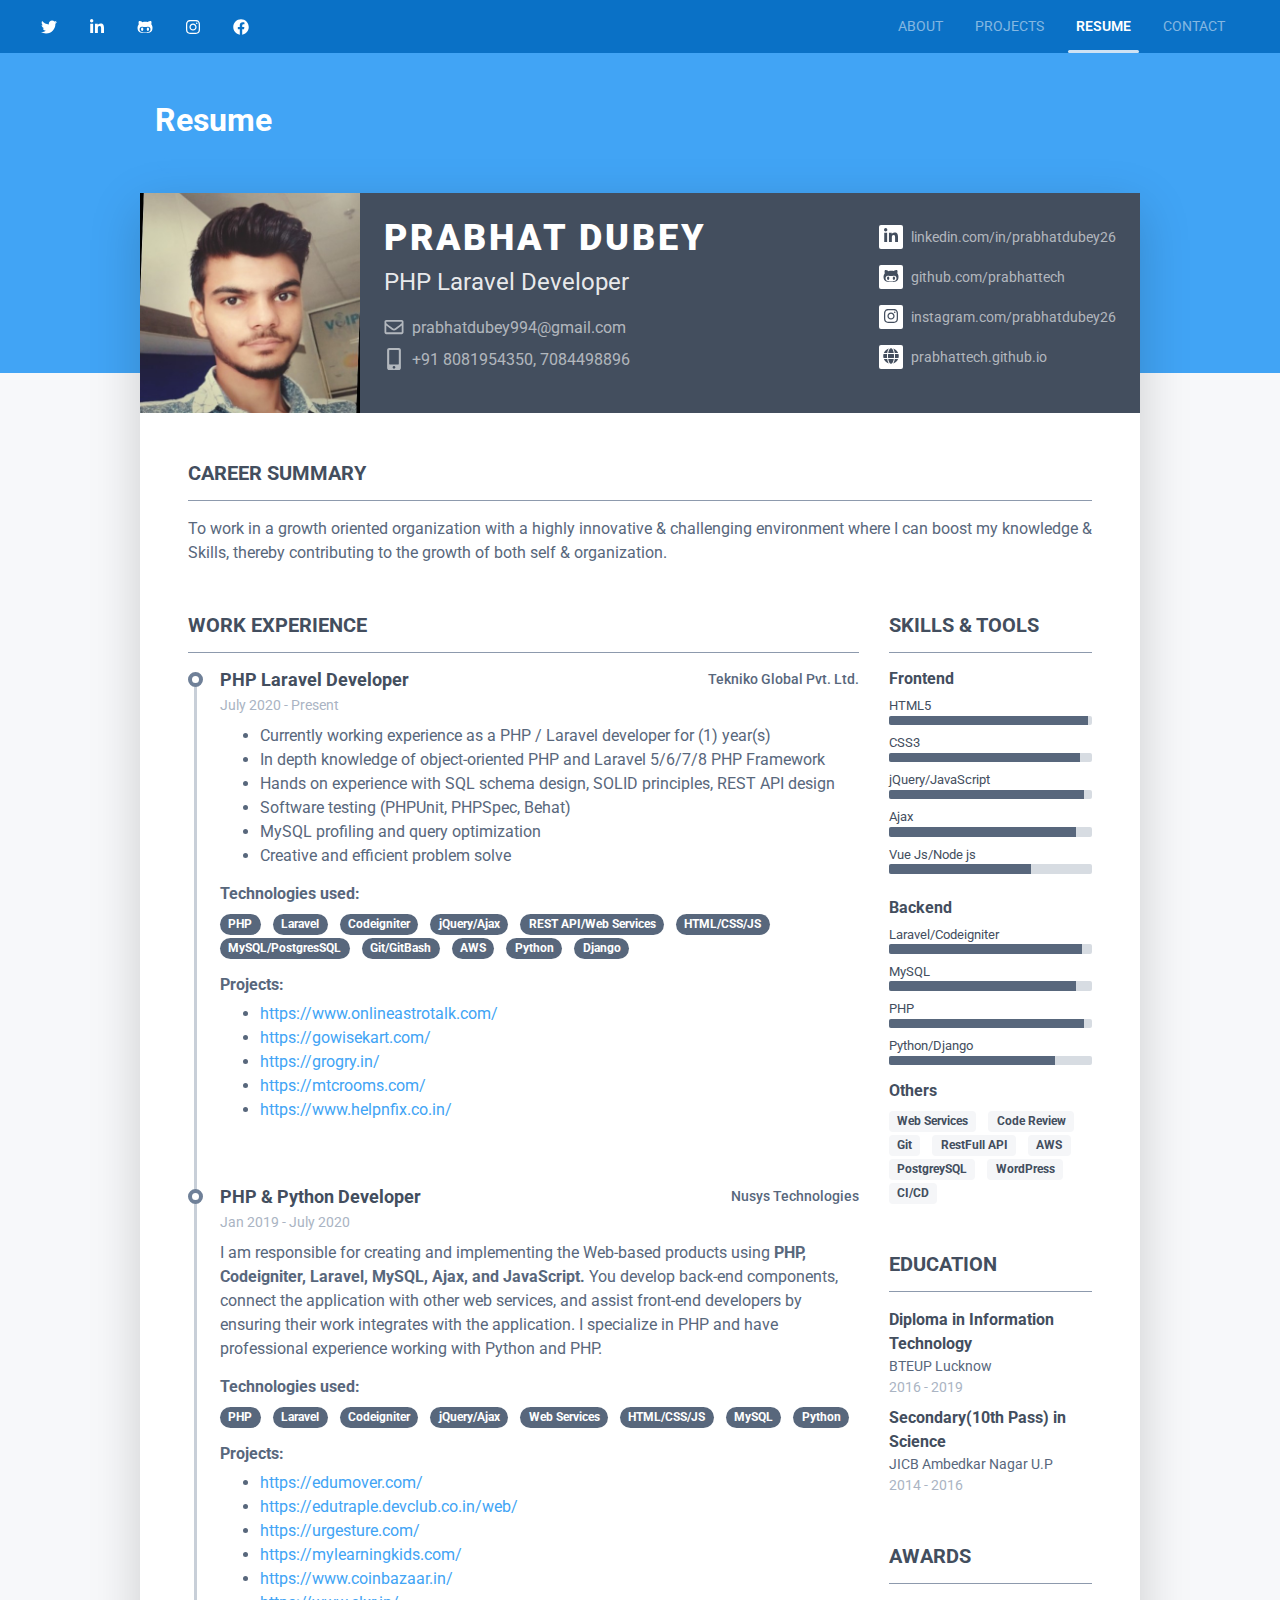
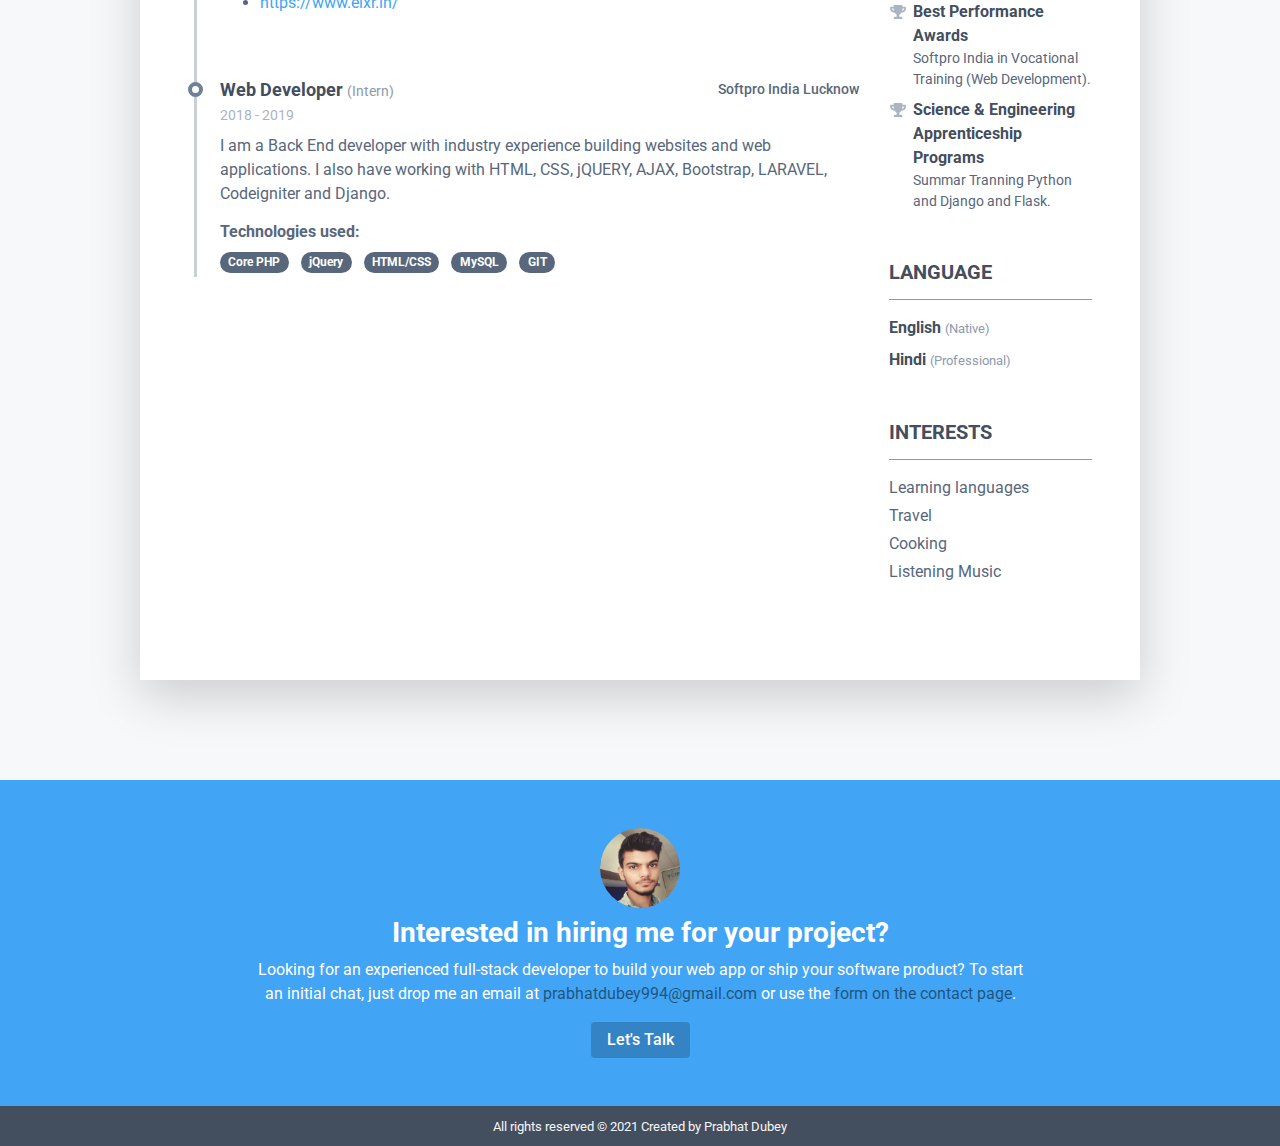
<file: resume.html>
<!DOCTYPE html>
<html lang="en"> 

<head>
    <title>Prabhat Dubey || PHP Laravel Developer</title>
    
    <!-- Meta -->
    <meta charset="utf-8">
    <meta http-equiv="X-UA-Compatible" content="IE=edge">
    <meta name="viewport" content="width=device-width, initial-scale=1.0">
    <meta name="description" content="I am a Front End/Back End developer with industry experience building websites and web applications. I specialize in Python and have professional experience working with Python and PHP. I also have experience working with HTML, CSS, jQUERY, AJAX, Bootstrap and codeigniter, LARAVEL, Django. I have 2 year experience in Rest Full API .">
    <meta name="author" content="Prabhat Dubey">    
    <link rel="shortcut icon" href="favicon.ico"> 
    
    <!-- Google Font -->
    <link href='http://fonts.googleapis.com/css?family=Roboto:400,500,400italic,300italic,300,500italic,700,700italic,900,900italic' rel='stylesheet' type='text/css'>
    
    <!-- FontAwesome JS -->
    <script defer src="assets/fontawesome/js/all.js"></script>
    
    <!-- Plugins CSS -->
    <link rel="stylesheet" href="assets/plugins/flickity/flickity.min.css">
    
    
    <!-- Theme CSS -->  
    <link id="theme-style" rel="stylesheet" href="assets/css/theme-1.css">
     <!-- Javascript -->          
    <script type="text/javascript" src="assets/plugins/jquery-3.4.1.min.js"></script>
    <script type="text/javascript" src="assets/plugins/popper.min.js"></script> 
    <script type="text/javascript" src="assets/plugins/bootstrap/js/bootstrap.min.js"></script>  
    <script type="text/javascript" src="assets/plugins/back-to-top.js"></script>    
    
</head> 

<body>
    
    <header class="header">
	    
        <div class="top-bar theme-bg-primary-darken">
            
            <div class="container-fluid">
            
				<nav class="navbar navbar-expand-lg navbar-dark position-relative">
					
					
					<ul class="social-list list-inline mb-0">
			            <li class="list-inline-item"><a class="text-white" href="https://twitter.com/prabhatdubey26" target="_blank"><i class="fab fa-twitter fa-fw"></i></a></li>
		                <li class="list-inline-item"><a class="text-white" href="https://www.linkedin.com/in/prabhatdubey26/" target="_blank"><i class="fab fa-linkedin-in fa-fw"></i></a></li>
		                <li class="list-inline-item"><a class="text-white" href="https://github.com/prabhattech" target="_blank"><i class="fab fa-github-alt fa-fw"></i></a></li>
		                <li class="list-inline-item"><a class="text-white" href="https://www.instagram.com/prabhatdubey26" target="_blank"><i class="fab fa-instagram fa-fw"></i></a></li>
		                <li class="list-inline-item"><a class="text-white" href="https://www.facebook.com/prabhatdubey26" target="_blank"><i class="fab fa-facebook fa-fw"></i></a></li>
		            </ul><!--//social-list-->
					
	
					<button class="navbar-toggler" type="button" data-toggle="collapse" data-target="#navigation" aria-controls="navigation" aria-expanded="false" aria-label="Toggle navigation">
					<span class="navbar-toggler-icon"></span>
					</button>
					
					<div class="collapse navbar-collapse text-uppercase" id="navigation">
						<ul class="navbar-nav ml-lg-auto">
							<li class="nav-item mr-lg-3">
							    <a class="nav-link" href="index">About</a>
							</li>
							<li class="nav-item mr-lg-3">
							   <a class="nav-link" href="projects">Projects</a>
							</li>
							<!-- <li class="nav-item mr-lg-3">
							    <a class="nav-link" href="talks.html">Talks</a>
							</li>
							<li class="nav-item mr-lg-3">
							    <a class="nav-link" href="blog.html">Blog</a>
							</li> -->
							<li class="nav-item active mr-lg-3">
							    <a class="nav-link" href="resume">Resume</a>
							</li>
							<li class="nav-item mr-lg-3">
							    <a class="nav-link" href="contact">Contact</a>
							</li>
							<!-- <li class="nav-item dropdown mr-0">
							    <a class="nav-link dropdown-toggle" href="#" id="navigationLink" data-toggle="dropdown" aria-haspopup="true" aria-expanded="false">
							Pages
								</a>
								<div class="dropdown-menu dropdown-menu-right text-capitalize shadow-lg" aria-labelledby="navigationLink">
									<a class="dropdown-item" href="project.html">Project Case Study (1 Column)</a>
									<a class="dropdown-item" href="project-alt.html">Project Case Study (2 Columns)</a>
									<a class="dropdown-item" href="blog-post.html">Blog Post</a>
								</div>
							</li> -->
							
						</ul>
						<span id="slide-line"></span>
					</div>
					
					
					
				</nav>
            
            </div><!--//container-->
            
        </div><!--//top-bar-->

        
        <div class="header-intro header-intro-resume theme-bg-primary text-white py-5">
	        <div class="container position-relative">
		        <h2 class="page-heading mb-3">Resume</h2>
		        <a class="" target="_blank"><i class="fas fa-download mr-2"></i>Download PDF </a>
	        </div><!--//container-->
        </div><!--//header-intro-->
        
    </header><!--//header-->
     
    <article class="resume-wrapper text-center position-relative">
	    <div class="resume-wrapper-inner mx-auto text-left bg-white shadow-lg">
		    <header class="resume-header pt-4 pt-md-0">
			    <div class="media flex-column flex-md-row">
				    <img class="mr-3 img-fluid picture mx-auto" src="assets/images/prabhat.jpg" alt="" style="height: 220px;">
				    <div class="media-body p-4 d-flex flex-column flex-md-row mx-auto mx-lg-0">
					    <div class="primary-info">
						    <h1 class="name mt-0 mb-1 text-white text-uppercase text-uppercase">Prabhat Dubey</h1>
						    <div class="title mb-3">PHP Laravel Developer</div>
						    <ul class="list-unstyled">
							    <li class="mb-2"><a href="#"><i class="far fa-envelope fa-fw mr-2" data-fa-transform="grow-3"></i>prabhatdubey994@gmail.com</a></li>
							    <li><a href="#"><i class="fas fa-mobile-alt fa-fw mr-2" data-fa-transform="grow-6"></i>+91 8081954350, 7084498896</a></li>
						    </ul>
					    </div><!--//primary-info-->
					    <div class="secondary-info ml-md-auto mt-2">
						    <ul class="resume-social list-unstyled">
				                <li class="mb-3"><a href="https://www.linkedin.com/in/prabhatdubey26/" target="_blank"><span class="fa-container text-center mr-2"><i class="fab fa-linkedin-in fa-fw"></i></span>linkedin.com/in/prabhatdubey26</a></li>
				                <li class="mb-3"><a href="https://github.com/prabhattech"  target="_blank"><span class="fa-container text-center mr-2"><i class="fab fa-github-alt fa-fw"></i></span>github.com/prabhattech</a></li>
				                <li class="mb-3"><a href="https://www.instagram.com/prabhatdubey26/"  target="_blank"><span class="fa-container text-center mr-2"><i class="fab fa-instagram fa-fw"></i></span>instagram.com/prabhatdubey26</a></li>
				                <li><a href="https://prabhattech.github.io/"  target="_blank"><span class="fa-container text-center mr-2"><i class="fas fa-globe"></i></span>prabhattech.github.io</a></li>
						    </ul>
					    </div><!--//secondary-info-->
					    
				    </div><!--//media-body-->
			    </div><!--//media-->
		    </header>
		    <div class="resume-body p-5">
			    <section class="resume-section summary-section mb-5">
				    <h2 class="resume-section-title text-uppercase font-weight-bold pb-3 mb-3">Career Summary</h2>
				    <div class="resume-section-content">
					    <p class="mb-0">To work in a growth oriented organization with a highly innovative & challenging environment
						where I can boost my knowledge & Skills, thereby contributing to the growth of both self & organization.</p>
				    </div>
			    </section><!--//summary-section-->
			    <div class="row">
				    <div class="col-lg-9">
					    <section class="resume-section experience-section mb-5">
						    <h2 class="resume-section-title text-uppercase font-weight-bold pb-3 mb-3">Work Experience</h2>
						    <div class="resume-section-content">
							    <div class="resume-timeline position-relative">
								    <article class="resume-timeline-item position-relative pb-5">
									    
									    <div class="resume-timeline-item-header mb-2">
										    <div class="d-flex flex-column flex-md-row">
										        <h3 class="resume-position-title font-weight-bold mb-1">PHP Laravel Developer</h3>
										        <div class="resume-company-name ml-auto">Tekniko Global Pvt. Ltd.</div>
										    </div><!--//row-->
										    <div class="resume-position-time">July 2020 - Present</div>
									    </div><!--//resume-timeline-item-header-->
									    <div class="resume-timeline-item-desc">
										    <ul>
												<li>Currently working experience as a PHP / Laravel developer for (1) year(s)</li>
												<li>In depth knowledge of object-oriented PHP and Laravel 5/6/7/8 PHP Framework</li>
												<li>Hands on experience with SQL schema design, SOLID principles, REST API design</li>
												<li>Software testing (PHPUnit, PHPSpec, Behat)</li>
												<li>MySQL profiling and query optimization</li>
												<li>Creative and efficient problem solve</li>
											</ul>

										    <h4 class="resume-timeline-item-desc-heading font-weight-bold">Technologies used:</h4>
										    <ul class="list-inline">
										    	 <li class="list-inline-item"><span class="badge badge-secondary badge-pill">PHP</span></li>
											    <li class="list-inline-item"><span class="badge badge-secondary badge-pill">Laravel</span></li>
											    <li class="list-inline-item"><span class="badge badge-secondary badge-pill">Codeigniter</span></li>
											    <li class="list-inline-item"><span class="badge badge-secondary badge-pill">jQuery/Ajax</span></li>
											    <li class="list-inline-item"><span class="badge badge-secondary badge-pill"><span>REST API/Web Services</span></li>
											    <li class="list-inline-item"><span class="badge badge-secondary badge-pill">HTML/CSS/JS</span></li>
											    <li class="list-inline-item"><span class="badge badge-secondary badge-pill">MySQL/PostgresSQL</span></li>
											     <li class="list-inline-item"><span class="badge badge-secondary badge-pill">Git/GitBash</span></li>
											     <li class="list-inline-item"><span class="badge badge-secondary badge-pill">AWS</span></li>
											     <li class="list-inline-item"><span class="badge badge-secondary badge-pill">Python</span></li>
											      <li class="list-inline-item"><span class="badge badge-secondary badge-pill">Django</span></li>


										    </ul>
										     <h4 class="resume-timeline-item-desc-heading font-weight-bold">Projects:</h4>
										   		<ul>
													<li><a data-name="url" href="https://www.onlineastrotalk.com/" target="_blank">https://www.onlineastrotalk.com/</a></li>
													<li><a data-name="url" href="https://gowisekart.com/" target="_blank">https://gowisekart.com/</a></li>
													<li><a data-name="url" href="https://grogry.in/" target="_blank">https://grogry.in/</a></li>
													<li><a data-name="url" href="https://mtcrooms.com/" target="_blank">https://mtcrooms.com/</a></li>
													<li><a data-name="url" href="https://www.helpnfix.co.in/" target="_blank">https://www.helpnfix.co.in/</a></li>
												</ul>	
									    </div><!--//resume-timeline-item-desc-->

								    </article><!--//resume-timeline-item-->
								    
								    <article class="resume-timeline-item position-relative pb-5">
									    
									    <div class="resume-timeline-item-header mb-2">
										    <div class="d-flex flex-column flex-md-row">
										        <h3 class="resume-position-title font-weight-bold mb-1">PHP & Python Developer</h3>
										        <div class="resume-company-name ml-auto">Nusys Technologies</div>
										    </div><!--//row-->
										    <div class="resume-position-time">Jan 2019 - July 2020</div>
									    </div><!--//resume-timeline-item-header-->
									    <div class="resume-timeline-item-desc">
										    <p>I am responsible for creating and implementing the Web-based products using <b> PHP, Codeigniter, Laravel, MySQL, Ajax, and JavaScript.</b> You develop back-end components, connect the application with other web services, and assist front-end developers by ensuring their work integrates with the application. I specialize in PHP and have professional experience working with Python and PHP.</p>
										   
										    <h4 class="resume-timeline-item-desc-heading font-weight-bold">Technologies used:</h4>
										    <ul class="list-inline">
											    <li class="list-inline-item"><span class="badge badge-secondary badge-pill">PHP</span></li>

											    <li class="list-inline-item"><span class="badge badge-secondary badge-pill">Laravel</span></li>
											    <li class="list-inline-item"><span class="badge badge-secondary badge-pill">Codeigniter</span></li>
											    <li class="list-inline-item"><span class="badge badge-secondary badge-pill">jQuery/Ajax</span></li>
											    <li class="list-inline-item"><span class="badge badge-secondary badge-pill"><span>Web Services</span></li>
											    <li class="list-inline-item"><span class="badge badge-secondary badge-pill">HTML/CSS/JS</span></li>
											    <li class="list-inline-item"><span class="badge badge-secondary badge-pill">MySQL</span></li>
											    <li class="list-inline-item"><span class="badge badge-secondary badge-pill">Python</span></li>

										    </ul>
										     <h4 class="resume-timeline-item-desc-heading font-weight-bold">Projects:</h4>
										    <ul>
												<li><a data-name="url" href="https://edumover.com/" target="_blank">https://edumover.com/</a></li>
												<li><a data-name="url" href="https://gowisekart.com/" target="_blank">https://edutraple.devclub.co.in/web/</a></li>
												<li><a data-name="url" href="https://grogry.in/" target="_blank">https://urgesture.com/</a></li>
												<li><a data-name="url" href="https://mylearningkids.com" target="_blank">https://mylearningkids.com/</a></li>
												<li><a data-name="url" href="https://www.coinbazaar.in/
												" target="_blank">https://www.coinbazaar.in/</a></li>
												<li><a data-name="url" href="https://www.elxr.in/
												" target="_blank">https://www.elxr.in/</a></li>
											</ul>
									    </div><!--//resume-timeline-item-desc-->

								    </article><!--//resume-timeline-item-->
								    
								    <article class="resume-timeline-item position-relative">
									    
									    <div class="resume-timeline-item-header mb-2">
										    <div class="d-flex flex-column flex-md-row">
										        <h3 class="resume-position-title font-weight-bold mb-1">Web Developer <small class="text-muted">(Intern)</small></h3>
										        <div class="resume-company-name ml-auto">Softpro India Lucknow</div>
										    </div><!--//row-->
										    <div class="resume-position-time">2018 - 2019</div>
									    </div><!--//resume-timeline-item-header-->
									    <div class="resume-timeline-item-desc">
										    <p>I am a Back End developer with industry experience building websites and web applications. I also have working with HTML, CSS, jQUERY, AJAX, Bootstrap, LARAVEL, Codeigniter and Django.</p>
										    <h4 class="resume-timeline-item-desc-heading font-weight-bold">Technologies used:</h4>
										    <ul class="list-inline">
											    <li class="list-inline-item"><span class="badge badge-secondary badge-pill">Core PHP</span></li>
											    <li class="list-inline-item"><span class="badge badge-secondary badge-pill">jQuery</span></li>
											    <li class="list-inline-item"><span class="badge badge-secondary badge-pill">HTML/CSS</span></li>
											    <li class="list-inline-item"><span class="badge badge-secondary badge-pill">MySQL</span></li>
											    <li class="list-inline-item"><span class="badge badge-secondary badge-pill">GIT</span></li>

										    </ul>
									    </div><!--//resume-timeline-item-desc-->

								    </article><!--//resume-timeline-item-->
								    
								    
							    </div><!--//resume-timeline-->
							    
							    
							    
							    
							    
							    
						    </div>
					    </section><!--//experience-section-->
				    </div>
				    <div class="col-lg-3">
					    <section class="resume-section skills-section mb-5">
						    <h2 class="resume-section-title text-uppercase font-weight-bold pb-3 mb-3">Skills &amp; Tools</h2>
						    <div class="resume-section-content">
						        <div class="resume-skill-item">
							        <h4 class="resume-skills-cat font-weight-bold">Frontend</h4>
							        <ul class="list-unstyled mb-4">
								        <li class="mb-2">
								            <div class="resume-skill-name">HTML5</div>
									        <div class="progress resume-progress">
											    <div class="progress-bar theme-progress-bar-dark" role="progressbar" style="width: 98%" aria-valuenow="25" aria-valuemin="0" aria-valuemax="100"></div>
											</div>
								        </li>
								        <li class="mb-2">
								            <div class="resume-skill-name">CSS3</div>
									        <div class="progress resume-progress">
											    <div class="progress-bar theme-progress-bar-dark" role="progressbar" style="width: 94%" aria-valuenow="25" aria-valuemin="0" aria-valuemax="100"></div>
											</div>
								        </li>
								        <li class="mb-2">
								            <div class="resume-skill-name">jQuery/JavaScript</div>
									        <div class="progress resume-progress">
											    <div class="progress-bar theme-progress-bar-dark" role="progressbar" style="width: 96%" aria-valuenow="25" aria-valuemin="0" aria-valuemax="100"></div>
											</div>
								        </li>
								        
								        <li class="mb-2">
								            <div class="resume-skill-name">Ajax</div>
									        <div class="progress resume-progress">
											    <div class="progress-bar theme-progress-bar-dark" role="progressbar" style="width: 92%" aria-valuenow="25" aria-valuemin="0" aria-valuemax="100"></div>
											</div>
								        </li>
								        <li class="mb-2">
								            <div class="resume-skill-name">Vue Js/Node js</div>
									        <div class="progress resume-progress">
											    <div class="progress-bar theme-progress-bar-dark" role="progressbar" style="width: 70%" aria-valuenow="25" aria-valuemin="0" aria-valuemax="100"></div>
											</div>
								        </li>
							        </ul>
						        </div><!--//resume-skill-item-->
						        
						        <div class="resume-skill-item">
						            <h4 class="resume-skills-cat font-weight-bold">Backend</h4>
							        <ul class="list-unstyled">
								        <li class="mb-2">
								            <div class="resume-skill-name">Laravel/Codeigniter</div>
									        <div class="progress resume-progress">
											    <div class="progress-bar theme-progress-bar-dark" role="progressbar" style="width: 95%" aria-valuenow="25" aria-valuemin="0" aria-valuemax="100"></div>
											</div>
								        </li>
								        <li class="mb-2">
								            <div class="resume-skill-name">MySQL</div>
									        <div class="progress resume-progress">
											    <div class="progress-bar theme-progress-bar-dark" role="progressbar" style="width: 92%" aria-valuenow="25" aria-valuemin="0" aria-valuemax="100"></div>
											</div>
								        </li>
								        <li class="mb-2">
								            <div class="resume-skill-name">PHP</div>
									        <div class="progress resume-progress">
											    <div class="progress-bar theme-progress-bar-dark" role="progressbar" style="width: 96%" aria-valuenow="25" aria-valuemin="0" aria-valuemax="100"></div>
											</div>
								        </li>
								        <li class="mb-2">
								            <div class="resume-skill-name">Python/Django</div>
									        <div class="progress resume-progress">
											    <div class="progress-bar theme-progress-bar-dark" role="progressbar" style="width: 82%" aria-valuenow="25" aria-valuemin="0" aria-valuemax="100"></div>
											</div>
								        </li>
							        </ul>
						        </div><!--//resume-skill-item-->
						        
						        <div class="resume-skill-item">
						            <h4 class="resume-skills-cat font-weight-bold">Others</h4>
						            <ul class="list-inline">
							            <li class="list-inline-item"><span class="badge badge-light">Web Services </span></li>
							            <li class="list-inline-item"><span class="badge badge-light">Code Review</span></li>
							            <li class="list-inline-item"><span class="badge badge-light">Git</span></li>
							            <li class="list-inline-item"><span class="badge badge-light">RestFull API</span></li>
							            <li class="list-inline-item"><span class="badge badge-light">AWS</span></li>
							            <li class="list-inline-item"><span class="badge badge-light">PostgreySQL</span></li>
							            <li class="list-inline-item"><span class="badge badge-light">WordPress</span></li>
							            <li class="list-inline-item"><span class="badge badge-light">CI/CD</span></li>
						            </ul>
						        </div><!--//resume-skill-item-->
						    </div><!--resume-section-content-->
					    </section><!--//skills-section-->
					    <section class="resume-section education-section mb-5">
						    <h2 class="resume-section-title text-uppercase font-weight-bold pb-3 mb-3">Education</h2>
						    <div class="resume-section-content">
							    <ul class="list-unstyled">
								    <li class="mb-2">
								        <div class="resume-degree font-weight-bold">Diploma in Information Technology</div>
								        <div class="resume-degree-org">BTEUP Lucknow</div>
								        <div class="resume-degree-time">2016 - 2019</div>
								    </li>
								    <li>
								        <div class="resume-degree font-weight-bold">Secondary(10th Pass) in Science </div>
								        <div class="resume-degree-org">JICB Ambedkar Nagar U.P</div>
								        <div class="resume-degree-time">2014 - 2016</div>
								    </li>
							    </ul>
						    </div>
					    </section><!--//education-section-->
					    <section class="resume-section reference-section mb-5">
						    <h2 class="resume-section-title text-uppercase font-weight-bold pb-3 mb-3">Awards</h2>
						    <div class="resume-section-content">
							    <ul class="list-unstyled resume-awards-list">
								    <li class="mb-2 pl-4 position-relative">
								        <i class="resume-award-icon fas fa-trophy position-absolute" data-fa-transform="shrink-2"></i>
								        <div class="resume-award-name">Best Performance Awards</div>
								        <div class="resume-award-desc">Softpro India in Vocational Training (Web Development).</div>
								    </li>
								    <li class="mb-0 pl-4 position-relative">
								        <i class="resume-award-icon fas fa-trophy position-absolute" data-fa-transform="shrink-2"></i>
								        <div class="resume-award-name">Science & Engineering Apprenticeship Programs</div>
								        <div class="resume-award-desc">Summar Tranning Python and Django and Flask.</div>
								    </li>
							    </ul>
						    </div>
					    </section><!--//interests-section-->
					    <section class="resume-section language-section mb-5">
						    <h2 class="resume-section-title text-uppercase font-weight-bold pb-3 mb-3">Language</h2>
						    <div class="resume-section-content">
							    <ul class="list-unstyled resume-lang-list">
								    <li class="mb-2"><span class="resume-lang-name font-weight-bold">English</span> <small class="text-muted font-weight-normal">(Native)</small></li>
								    <li class="mb-2 align-middle"><span class="resume-lang-name font-weight-bold">Hindi</span> <small class="text-muted font-weight-normal">(Professional)</small></li>
							    </ul>
						    </div>
					    </section><!--//language-section-->
					    <section class="resume-section interests-section mb-5">
						    <h2 class="resume-section-title text-uppercase font-weight-bold pb-3 mb-3">Interests</h2>
						    <div class="resume-section-content">
							    <ul class="list-unstyled">
								    <li class="mb-1">Learning languages</li>
								    <li class="mb-1">Travel</li>
								    <li class="mb-1">Cooking</li>
								    <li class="mb-1">Listening Music</li>

							    </ul>
						    </div>
					    </section><!--//interests-section-->
					    
				    </div>
			    </div><!--//row-->
		    </div><!--//resume-body-->
		    
		    
	    </div>
    </article>  
<section class="section-cta py-5 bg-primary text-white">
		<div class="container">
			<div class="text-center">
			    <img class="profile-small d-inline-block mx-auto rounded-circle mb-2" src="assets/images/prabhat.jpg" alt="">
		    </div>
		    <h3 class="section-title font-weight-bold text-center mb-2">Interested in hiring me for your project?</h3>
		    <div class="section-intro mx-auto text-center mb-3">
			    Looking for an experienced full-stack developer to build your web app or ship your software product? To start an initial chat, just drop me an email at <a class="link-on-bg" href="#">prabhatdubey994@gmail.com</a> or use the <a class="link-on-bg" href="contact">form on the contact page</a>.
		    </div>
		    <div class="text-center">
		        <a class="theme-btn-on-bg btn" href="contact">Let's Talk</a>
		    </div>
		</div><!--//container-->
	</section>
    
    <footer class="footer text-light text-center py-2">
	    <small class="copyright">All rights reserved &copy; 2021 Created by Prabhat Dubey<a class="text-light" href="#" target="_blank"></a></small>
    </footer>
    
    
  
       
   
    <!-- Page Specific JS -->
    <script type="text/javascript" src="assets/plugins/flickity/flickity.pkgd.min.js"></script> 

    <!-- Custom JS -->
    <script type="text/javascript" src="assets/js/main.js"></script>
    <script type="text/javascript" src="assets/js/flickity-custom.js"></script>
    
    <!-- Style Switcher (REMOVE ON YOUR PRODUCTION SITE) -->
    <script type="text/javascript" src="assets/js/demo/style-switcher.js"></script>     
    

</body>

<!-- Mirrored from themes.3rdwavemedia.com/instance/bs4/ by HTTrack Website Copier/3.x [XR&CO'2014], Sun, 09 May 2021 08:56:50 GMT -->
</html>
</file>
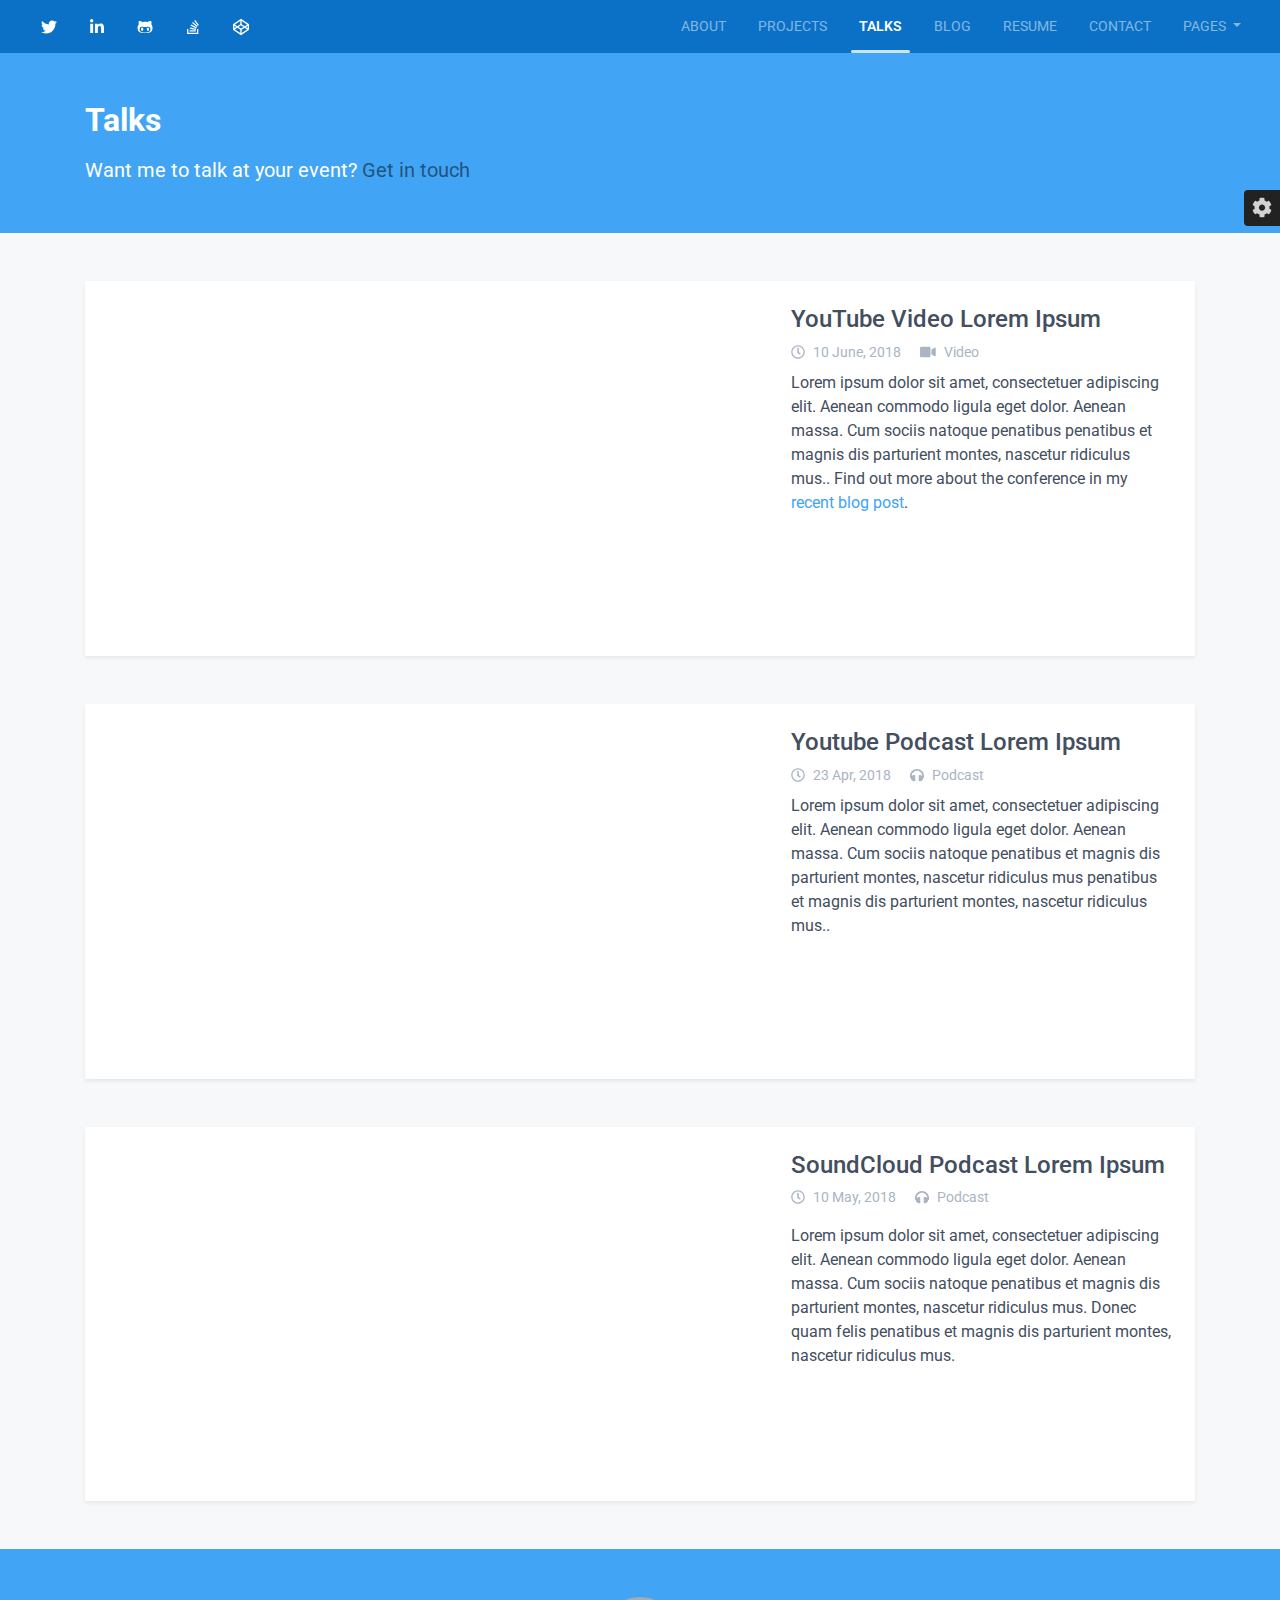
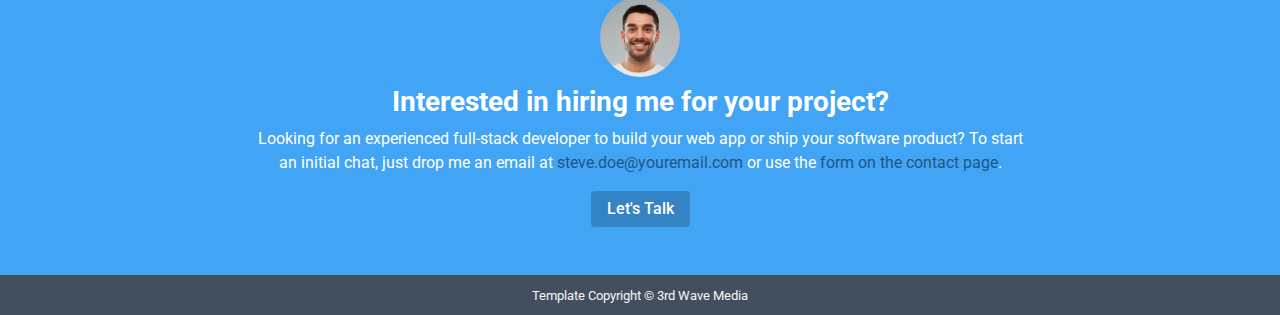
<file: talks.html>
<!DOCTYPE html>
<html lang="en"> 

<!-- Mirrored from themes.3rdwavemedia.com/instance/bs4/talks.html by HTTrack Website Copier/3.x [XR&CO'2014], Sun, 09 May 2021 08:57:20 GMT -->
<head>
    <title>Bootstrap 4 Portfolio Template For Developers</title>
    
    <!-- Meta -->
    <meta charset="utf-8">
    <meta http-equiv="X-UA-Compatible" content="IE=edge">
    <meta name="viewport" content="width=device-width, initial-scale=1.0">
    <meta name="description" content="Responsive Portfolio Template">
    <meta name="author" content="Xiaoying Riley at 3rd Wave Media">    
    <link rel="shortcut icon" href="favicon.ico"> 
    
    <!-- Google Font -->
    <link href='http://fonts.googleapis.com/css?family=Roboto:400,500,400italic,300italic,300,500italic,700,700italic,900,900italic' rel='stylesheet' type='text/css'>
    
    <!-- FontAwesome JS -->
    <script defer src="assets/fontawesome/js/all.js"></script>
    
    
    <!-- Theme CSS -->  
    <link id="theme-style" rel="stylesheet" href="assets/css/theme-1.css">

</head> 

<body>
    
    <header class="header">
	    
        <div class="top-bar theme-bg-primary-darken">
            
            <div class="container-fluid">
            
				<nav class="navbar navbar-expand-lg navbar-dark position-relative">
					
					
					<ul class="social-list list-inline mb-0">
			            <li class="list-inline-item"><a class="text-white" href="#"><i class="fab fa-twitter fa-fw"></i></a></li>
		                <li class="list-inline-item"><a class="text-white" href="#"><i class="fab fa-linkedin-in fa-fw"></i></a></li>
		                <li class="list-inline-item"><a class="text-white" href="#"><i class="fab fa-github-alt fa-fw"></i></a></li>
		                <li class="list-inline-item"><a class="text-white" href="#"><i class="fab fa-stack-overflow fa-fw"></i></a></li>
		                <li class="list-inline-item"><a class="text-white" href="#"><i class="fab fa-codepen fa-fw"></i></a></li>
		            </ul><!--//social-list-->
					
	
					<button class="navbar-toggler" type="button" data-toggle="collapse" data-target="#navigation" aria-controls="navigation" aria-expanded="false" aria-label="Toggle navigation">
					<span class="navbar-toggler-icon"></span>
					</button>
					
					<div class="collapse navbar-collapse text-uppercase" id="navigation">
						<ul class="navbar-nav ml-lg-auto">
							<li class="nav-item mr-lg-3">
							    <a class="nav-link" href="index-2.html">About</a>
							</li>
							<li class="nav-item mr-lg-3">
							   <a class="nav-link" href="projects.html">Projects </a>
							</li>
							<li class="nav-item active mr-lg-3">
							    <a class="nav-link" href="talks.html">Talks <span class="sr-only">(current)</span></a>
							</li>
							<li class="nav-item mr-lg-3">
							    <a class="nav-link" href="blog.html">Blog</a>
							</li>
							<li class="nav-item mr-lg-3">
							    <a class="nav-link" href="resume.html">Resume</a>
							</li>
							<li class="nav-item mr-lg-3">
							    <a class="nav-link" href="contact.html">Contact</a>
							</li>
							<li class="nav-item dropdown mr-0">
							    <a class="nav-link dropdown-toggle" href="#" id="navigationLink" data-toggle="dropdown" aria-haspopup="true" aria-expanded="false">
							Pages
								</a>
								<div class="dropdown-menu dropdown-menu-right text-capitalize shadow-lg" aria-labelledby="navigationLink">
									<a class="dropdown-item" href="project.html">Project Case Study (1 Column)</a>
									<a class="dropdown-item" href="project-alt.html">Project Case Study (2 Columns)</a>
									<a class="dropdown-item" href="blog-post.html">Blog Post</a>
								</div>
							</li>
							
						</ul>
						<span id="slide-line"></span>
					</div>
					
					
					
				</nav>
            
            </div><!--//container-->
            
        </div><!--//top-bar-->
        
        <div class="header-intro theme-bg-primary text-white py-5">
	        <div class="container">
		        <h2 class="page-heading mb-3">Talks</h2>
		        <div class="page-heading-tagline">Want me to talk at your event? <br class="d-md-none"> <a class="link-on-bg" href="contact.html">Get in touch</a></div>
		        
	        </div><!--//container-->
        </div><!--//header-intro-->
        
    </header><!--//header-->
        
    <section class="section pt-5">
        <div class="container">
	        
	        <div class="media mb-5 flex-column flex-lg-row bg-white shadow-sm">
		        <div class="talk-media-holder embed-responsive embed-responsive-16by9 mr-md-3">
		            <iframe class="embed-responsive-item"  width="560" height="315" src="https://www.youtube.com/embed/RS36gBEp8OI?rel=0" frameborder="0" allow="autoplay; encrypted-media" allowfullscreen></iframe>
		        </div>
		        
		        <div class="media-body p-4">
		        <h4>YouTube Video Lorem Ipsum</h4>
			        <ul class="talk-meta list-inline mb-2">
				        <li class="list-inline-item mr-3"><i class="far fa-clock mr-2"></i>10 June, 2018</li>
				        <li class="list-inline-item"><i class="fas fa-video mr-2"></i>Video</li>
			        </ul>
			        <div class="talk-content">
				        <p>Lorem ipsum dolor sit amet, consectetuer adipiscing elit. Aenean commodo ligula eget dolor. Aenean massa. Cum sociis natoque penatibus penatibus et magnis dis parturient montes, nascetur ridiculus mus.. Find out more about the conference in my <a href="blog-post.html">recent blog post</a>.</p>
				        
			        </div>
		        </div>
	        </div><!--//media-->   
	        
	        <div class="media mb-5 flex-column flex-lg-row bg-white shadow-sm">
		        <div class="talk-media-holder embed-responsive embed-responsive-16by9 mr-md-3">
		            <iframe class="embed-responsive-item" width="560" height="315" src="https://www.youtube.com/embed/aCZBC5rvT6Q?rel=0" frameborder="0" allow="autoplay; encrypted-media" allowfullscreen></iframe>
		        </div>
		        
		        <div class="media-body p-4">
			        <h4>Youtube Podcast Lorem Ipsum</h4>
			        <ul class="talk-meta list-inline mb-2">
				        <li class="list-inline-item mr-3"><i class="far fa-clock mr-2"></i>23 Apr, 2018</li>
				        <li class="list-inline-item"><i class="fas fa-headphones mr-2"></i>Podcast</li>
			        </ul>
			        <div class="talk-content">
				        Lorem ipsum dolor sit amet, consectetuer adipiscing elit. Aenean commodo ligula eget dolor. Aenean massa. Cum sociis natoque penatibus et magnis dis parturient montes, nascetur ridiculus mus penatibus et magnis dis parturient montes, nascetur ridiculus mus..
			        </div>
		        </div>
	        </div><!--//media-->  
	        
	        <div class="media mb-5 flex-column flex-lg-row bg-white shadow-sm">
		        <div class="talk-media-holder embed-responsive embed-responsive-16by9 mr-md-3">
		            <iframe class="embed-responsive-item" width="100%" height="300" scrolling="no" frameborder="no" allow="autoplay" src="https://w.soundcloud.com/player/?url=https%3A//api.soundcloud.com/tracks/361052930&amp;color=%23ff5500&amp;auto_play=false&amp;hide_related=false&amp;show_comments=true&amp;show_user=true&amp;show_reposts=false&amp;show_teaser=true&amp;visual=true"></iframe>
		        </div>
		        
		        <div class="media-body p-4">
			        <h4>SoundCloud Podcast Lorem Ipsum</h4>
			        <ul class="talk-meta list-inline">
				        <li class="list-inline-item mr-3"><i class="far fa-clock mr-2"></i>10 May, 2018</li>
				        <li class="list-inline-item"><i class="fas fa-headphones mr-2"></i>Podcast</li>
			        </ul>
			        <div class="talk-content">
				        Lorem ipsum dolor sit amet, consectetuer adipiscing elit. Aenean commodo ligula eget dolor. Aenean massa. Cum sociis natoque penatibus et magnis dis parturient montes, nascetur ridiculus mus. Donec quam felis penatibus et magnis dis parturient montes, nascetur ridiculus mus.
			        </div>
		        </div>
	        </div><!--//media--> 

        </div><!--//container-->
    </section><!--//section-->
    
        
	<section class="section py-5 bg-primary text-white">
		<div class="container">
			<div class="text-center">
			    <img class="profile-small d-inline-block mx-auto rounded-circle mb-2" src="assets/images/profile.jpg" alt="">
		    </div>
		    <h3 class="section-title font-weight-bold text-center mb-2">Interested in hiring me for your project?</h3>
		    <div class="section-intro mx-auto text-center mb-3">
			    Looking for an experienced full-stack developer to build your web app or ship your software product? To start an initial chat, just drop me an email at <a class="link-on-bg" href="#">steve.doe@youremail.com</a> or use the <a class="link-on-bg" href="contact.html">form on the contact page</a>.
		    </div>
		    <div class="text-center">
		        <a class="theme-btn-on-bg btn" href="contact.html">Let's Talk</a>
		    </div>
		</div><!--//container-->
	</section>
    
    <footer class="footer text-light text-center py-2">
	    <small class="copyright">Template Copyright &copy; <a class="text-light" href="https://themes.3rdwavemedia.com/" target="_blank">3rd Wave Media</a></small>
    </footer>
    
    
    <!-- *****CONFIGURE STYLE (REMOVE ON YOUR PRODUCTION SITE)****** -->  
    <div id="config-panel" class="config-panel d-none d-lg-block">
        <div class="panel-inner">
            <a id="config-trigger" class="config-trigger config-panel-hide text-center" href="#"><i class="fas fa-cog mx-auto" data-fa-transform="down-6" ></i></a>
            <h5 class="panel-title">Choose Colour</h5>
            <ul id="color-options" class="list-inline mb-0">
                <li class="theme-1 active list-inline-item"><a data-style="assets/css/theme-1.css" data-chart="#00BCD4" href="#"></a></li>
                <li class="theme-2  list-inline-item"><a data-style="assets/css/theme-2.css" href="#"></a></li>
                <li class="theme-3  list-inline-item"><a data-style="assets/css/theme-3.css" href="#"></a></li>
                <li class="theme-4  list-inline-item"><a data-style="assets/css/theme-4.css" href="#"></a></li>
                <li class="theme-5  list-inline-item"><a data-style="assets/css/theme-5.css" href="#"></a></li>
                <li class="theme-6  list-inline-item"><a data-style="assets/css/theme-6.css" href="#"></a></li>
                <li class="theme-7  list-inline-item"><a data-style="assets/css/theme-7.css" href="#"></a></li>
                <li class="theme-8  list-inline-item"><a data-style="assets/css/theme-8.css" href="#"></a></li>
                <li class="theme-9  list-inline-item"><a data-style="assets/css/theme-9.css" href="#"></a></li>
                <li class="theme-10  list-inline-item"><a data-style="assets/css/theme-10.css" href="#"></a></li>
                <li class="theme-11  list-inline-item"><a data-style="assets/css/theme-11.css" href="#"></a></li>
                <li class="theme-12  list-inline-item"><a data-style="assets/css/theme-12.css" href="#"></a></li>
            </ul>
            <a id="config-close" class="close" href="#"><i class="fa fa-times-circle"></i></a>
        </div><!--//panel-inner-->
    </div><!--//configure-panel-->
       
    <!-- Javascript -->          
    <script type="text/javascript" src="assets/plugins/jquery-3.4.1.min.js"></script>
    <script type="text/javascript" src="assets/plugins/popper.min.js"></script> 
    <script type="text/javascript" src="assets/plugins/bootstrap/js/bootstrap.min.js"></script>  
    <script type="text/javascript" src="assets/plugins/back-to-top.js"></script>    
    
    
    <!--Page Specific JS -->
    <script type="text/javascript" src="assets/plugins/imagesloaded.pkgd.min.js"></script> 
    <script type="text/javascript" src="assets/plugins/isotope.pkgd.min.js"></script> 

    <!-- Custom JS -->
    <script type="text/javascript" src="assets/js/main.js"></script>
    <script type="text/javascript" src="assets/js/isotope-custom.js"></script>
    
    <!-- Style Switcher (REMOVE ON YOUR PRODUCTION SITE) -->
    <script src="assets/js/demo/style-switcher.js"></script>     
    

</body>

<!-- Mirrored from themes.3rdwavemedia.com/instance/bs4/talks.html by HTTrack Website Copier/3.x [XR&CO'2014], Sun, 09 May 2021 08:57:20 GMT -->
</html>
</file>
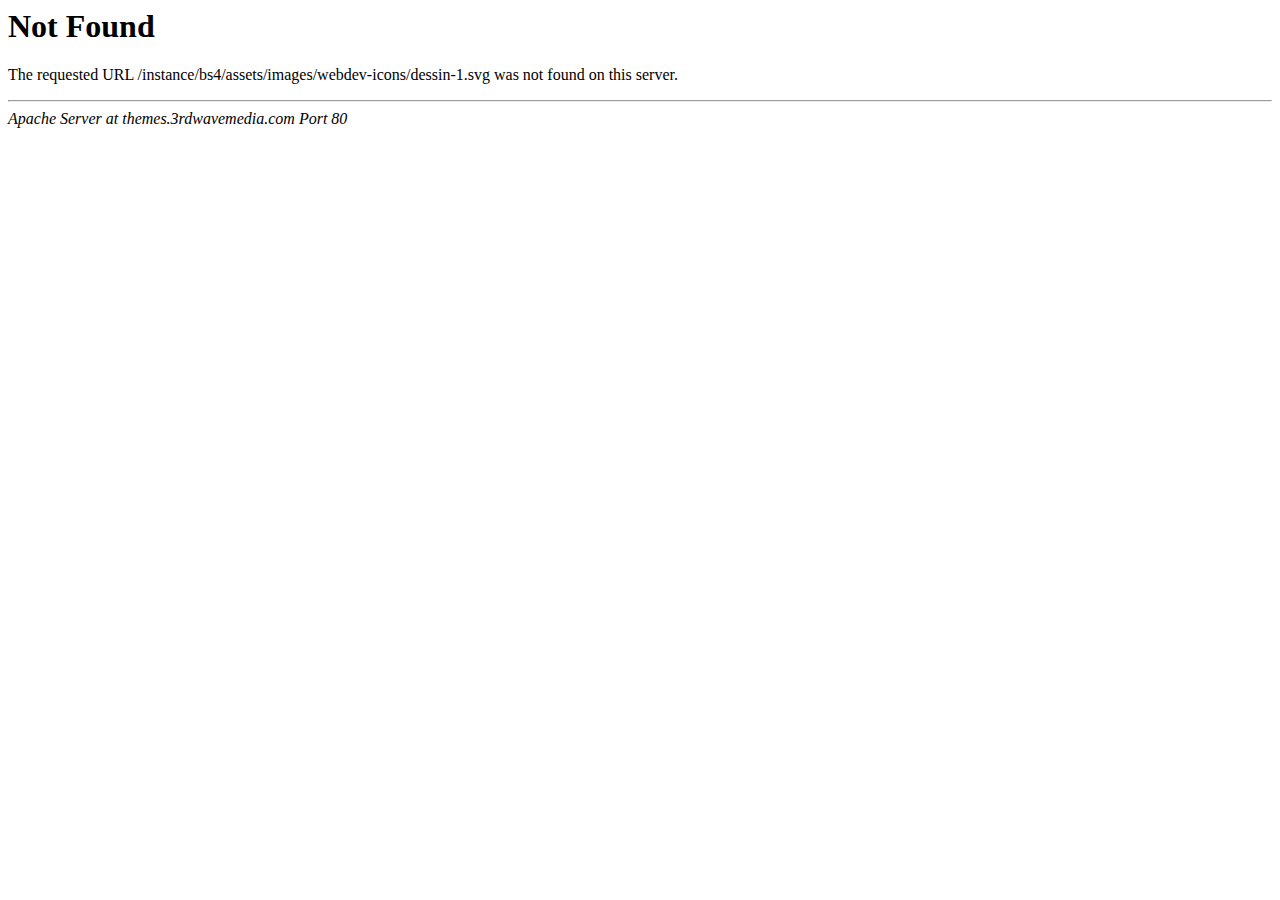
<file: assets/images/webdev-icons/dessin-1.html>
<!DOCTYPE HTML PUBLIC "-//IETF//DTD HTML 2.0//EN">
<html><head>
<title>404 Not Found</title>
</head><body>
<h1>Not Found</h1>
<p>The requested URL /instance/bs4/assets/images/webdev-icons/dessin-1.svg was not found on this server.</p>
<hr>
<address>Apache Server at themes.3rdwavemedia.com Port 80</address>
</body></html>
</file>
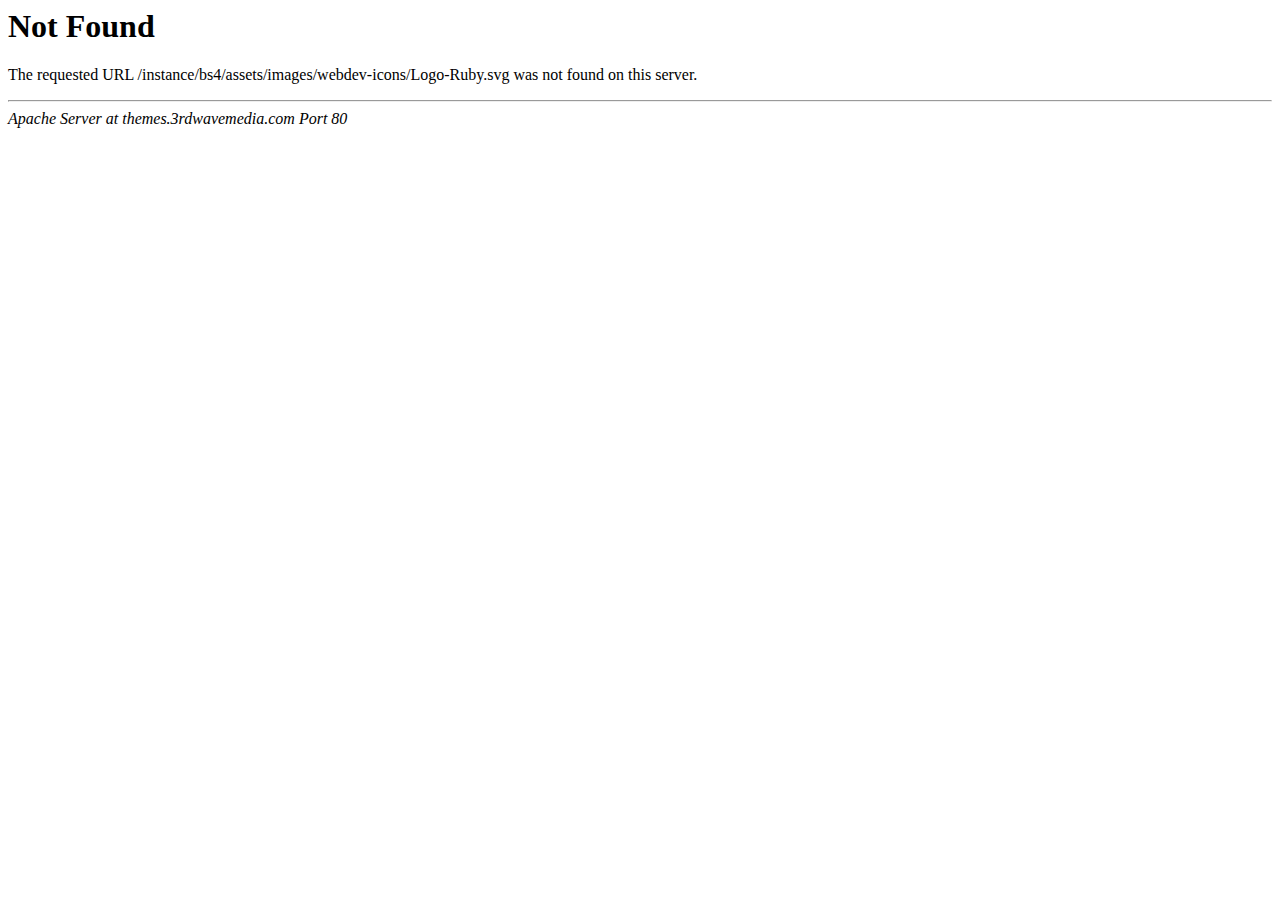
<file: assets/images/webdev-icons/Logo-Ruby.html>
<!DOCTYPE HTML PUBLIC "-//IETF//DTD HTML 2.0//EN">
<html><head>
<title>404 Not Found</title>
</head><body>
<h1>Not Found</h1>
<p>The requested URL /instance/bs4/assets/images/webdev-icons/Logo-Ruby.svg was not found on this server.</p>
<hr>
<address>Apache Server at themes.3rdwavemedia.com Port 80</address>
</body></html>
</file>
